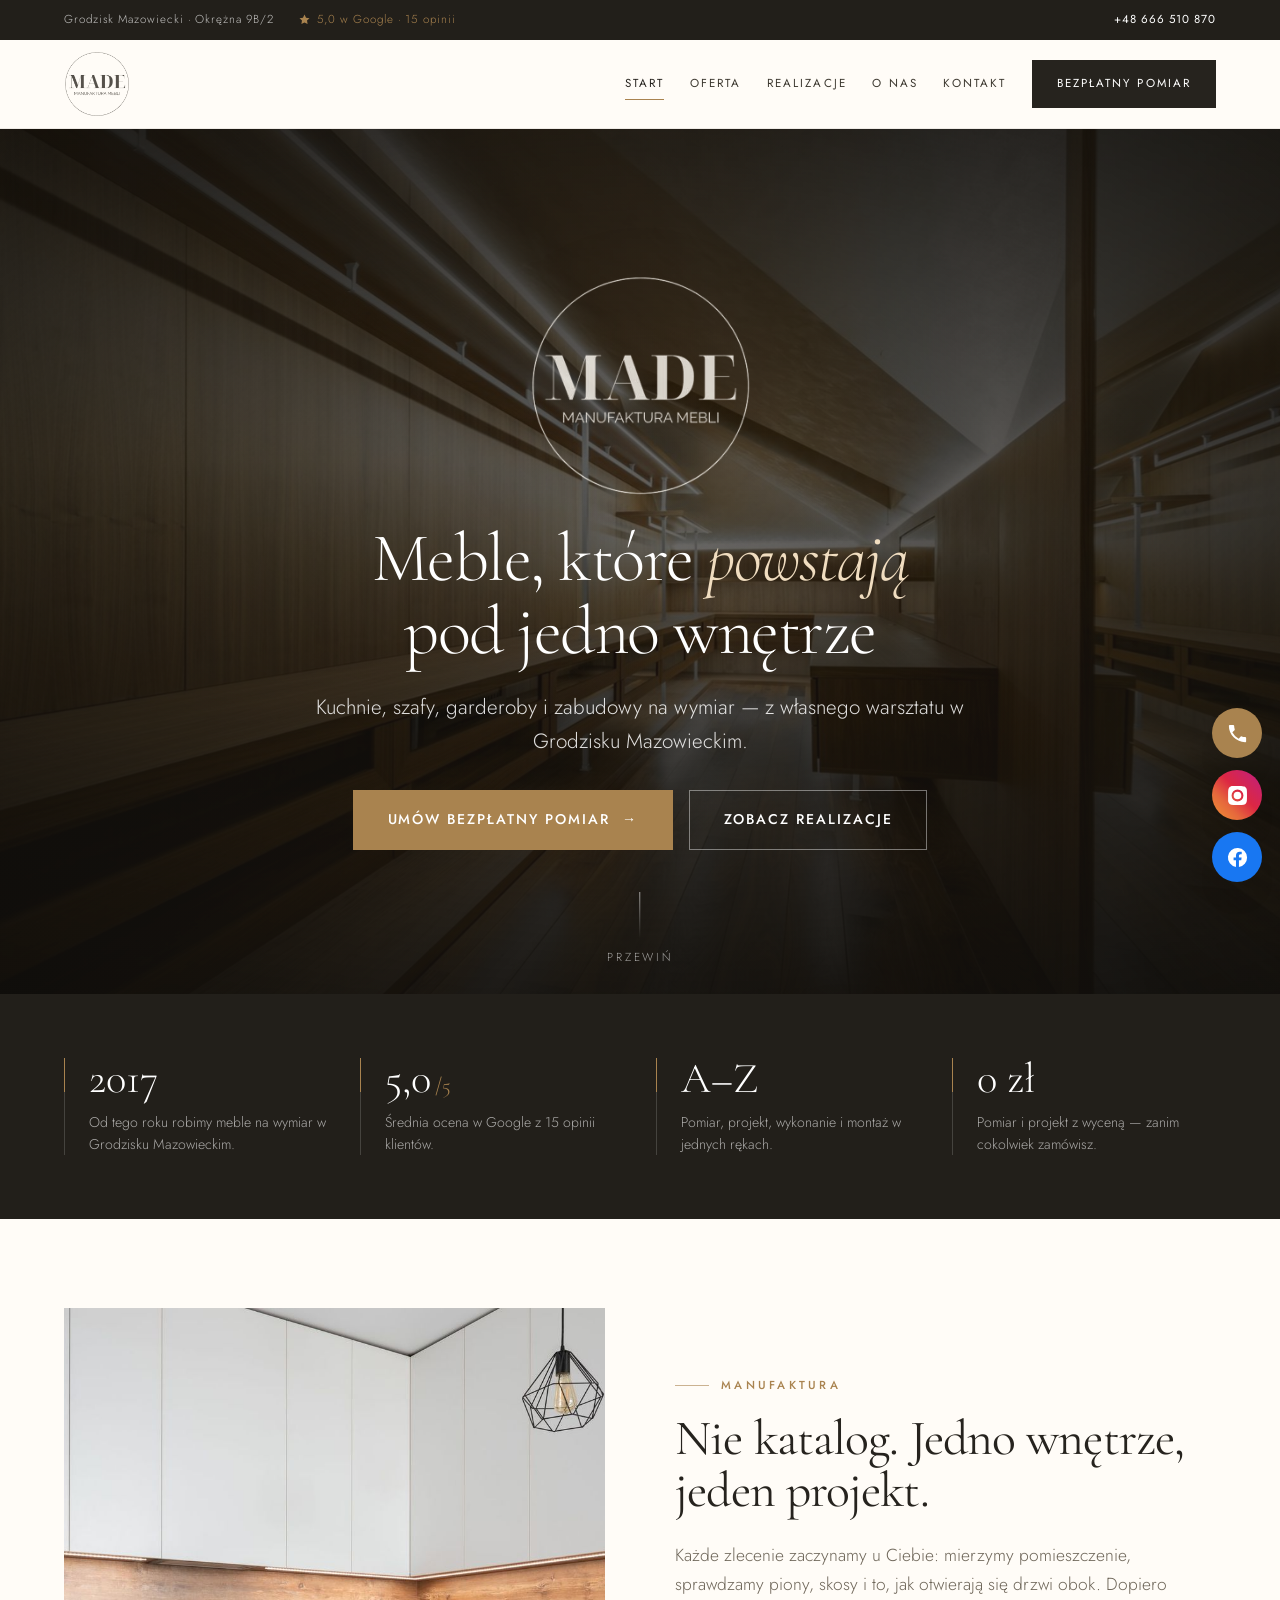
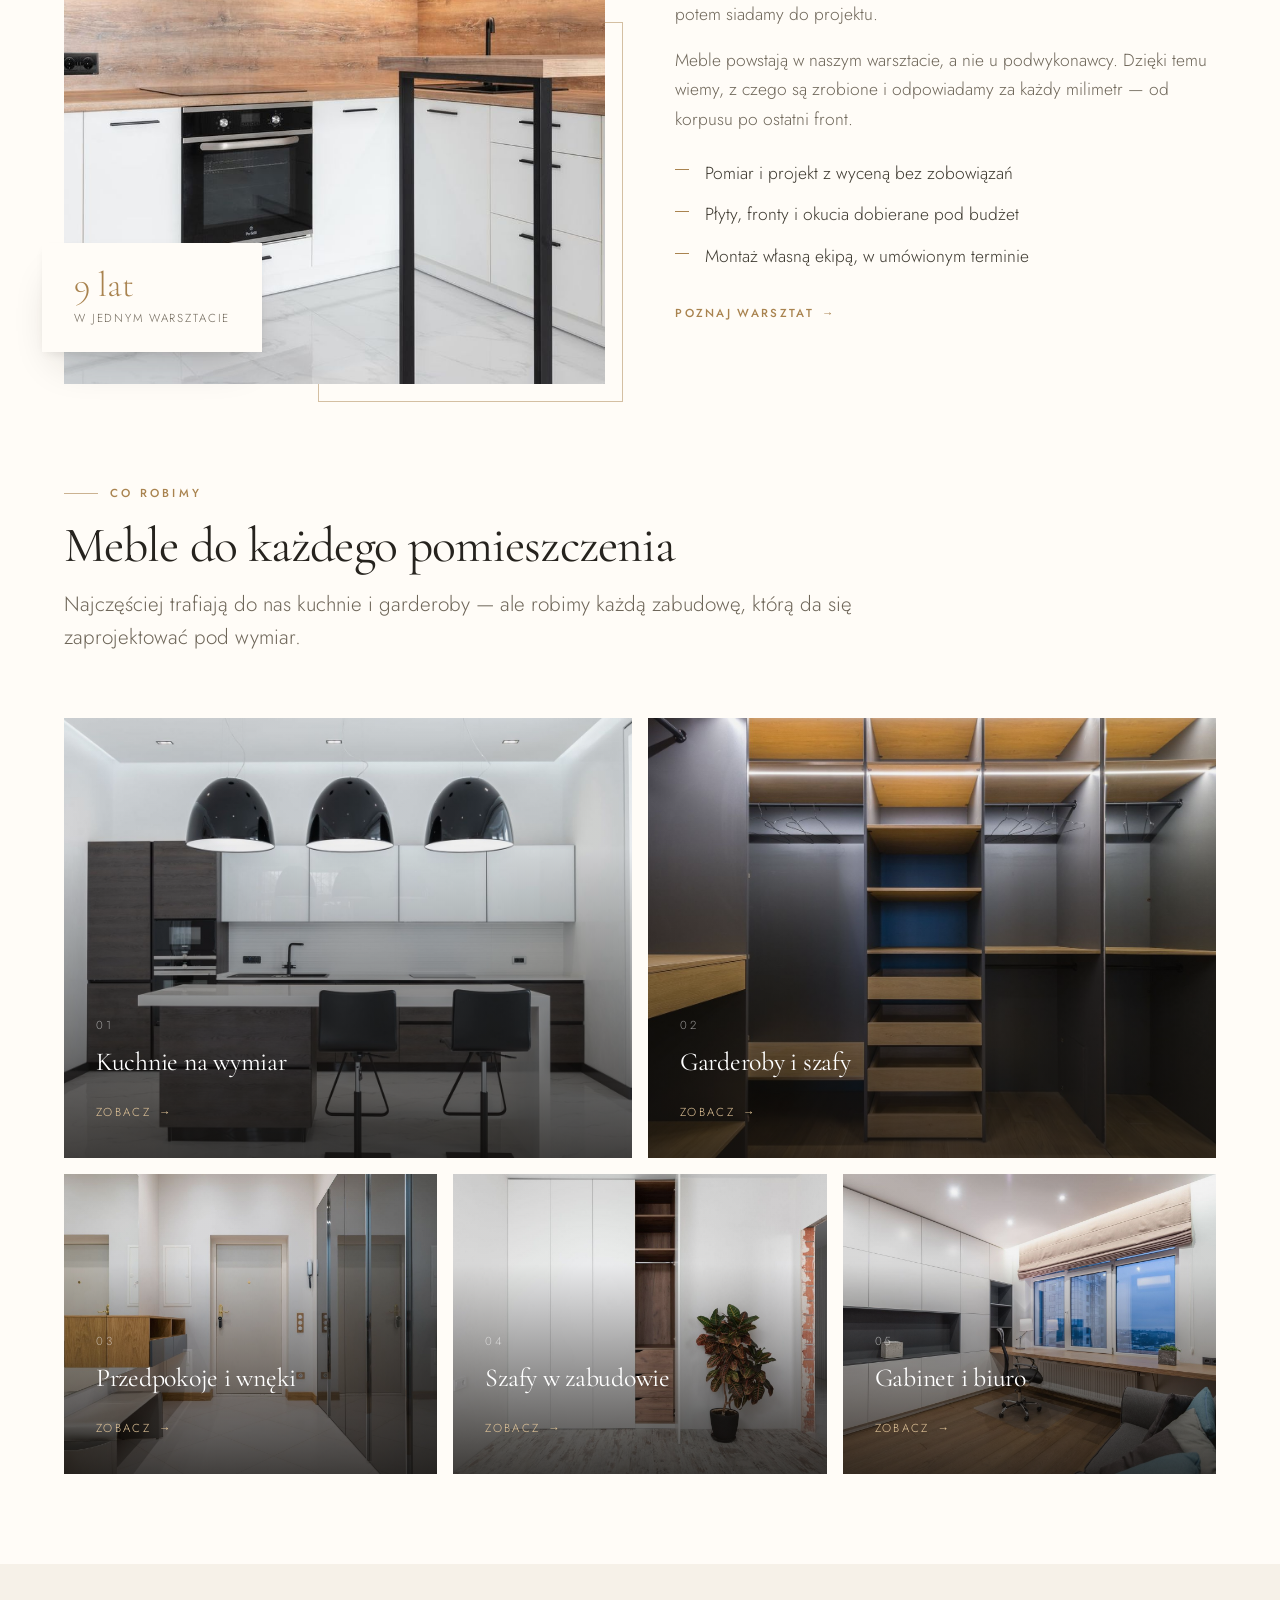
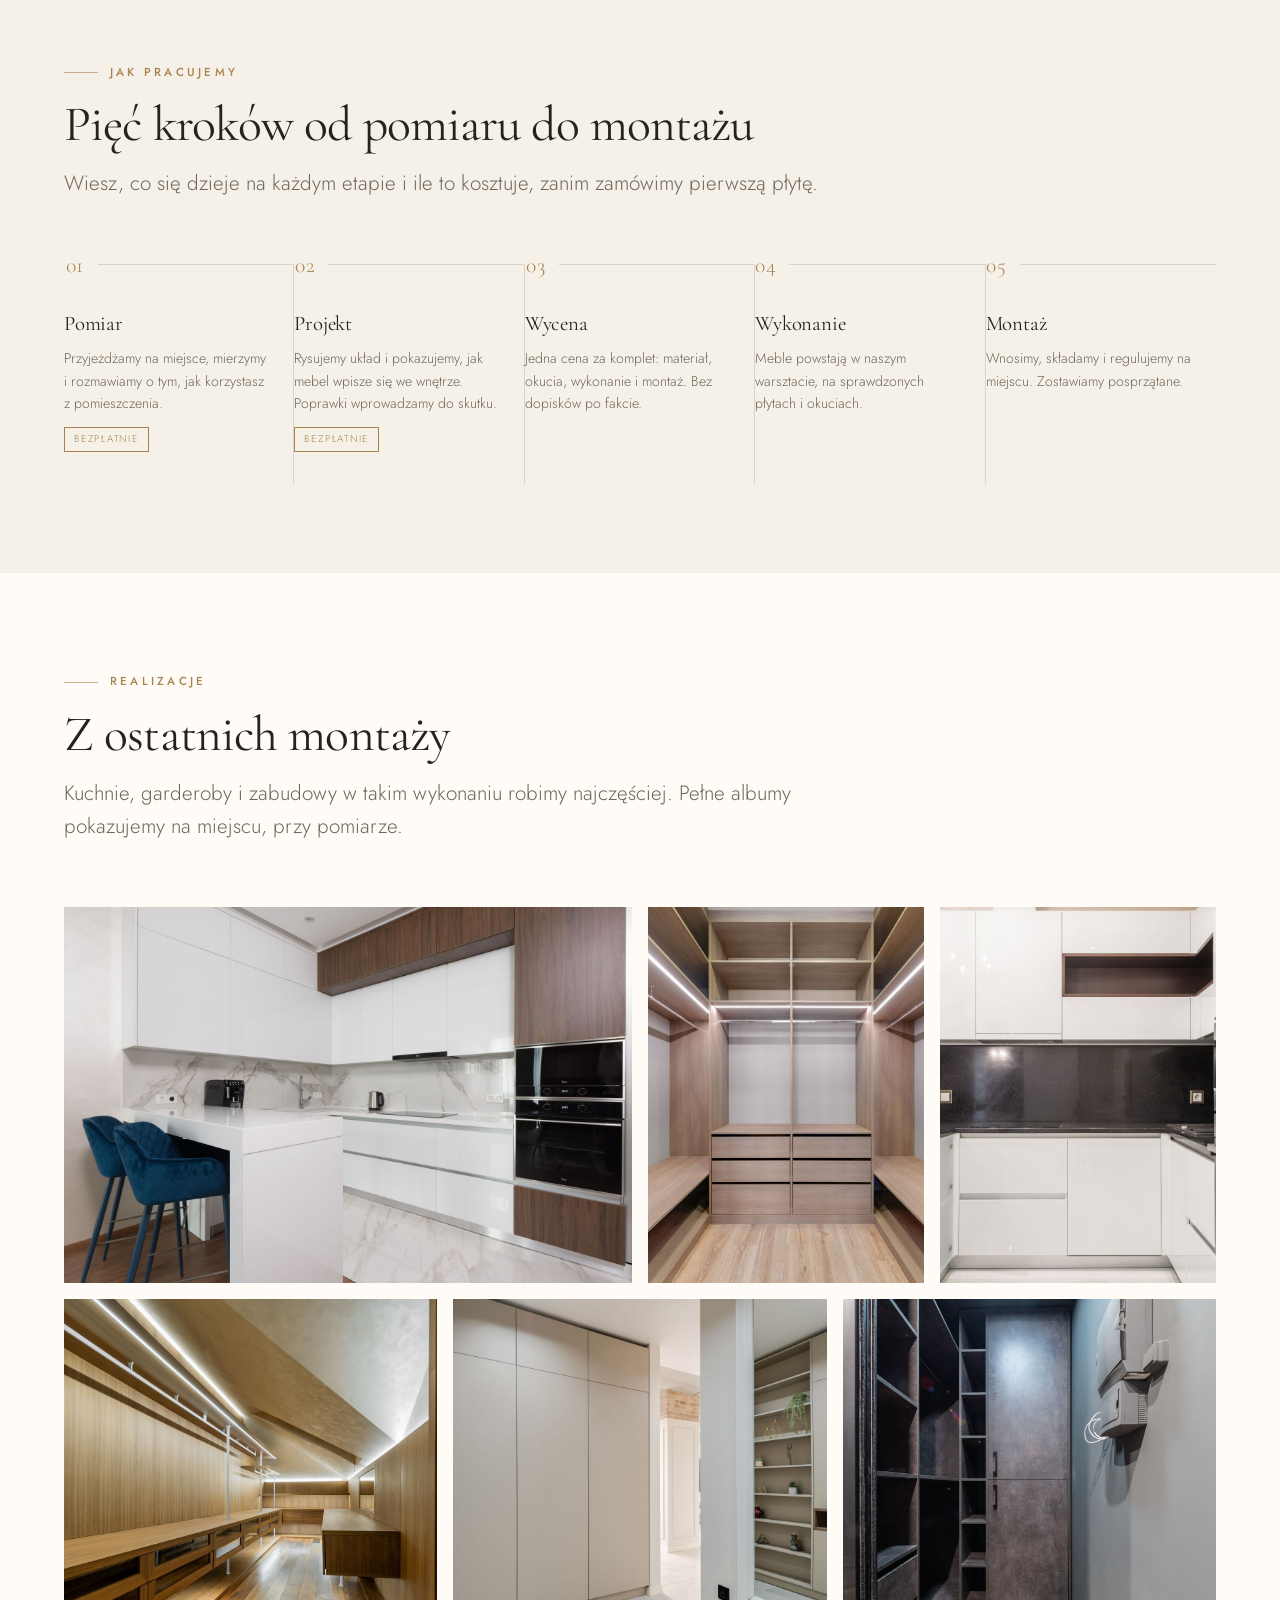
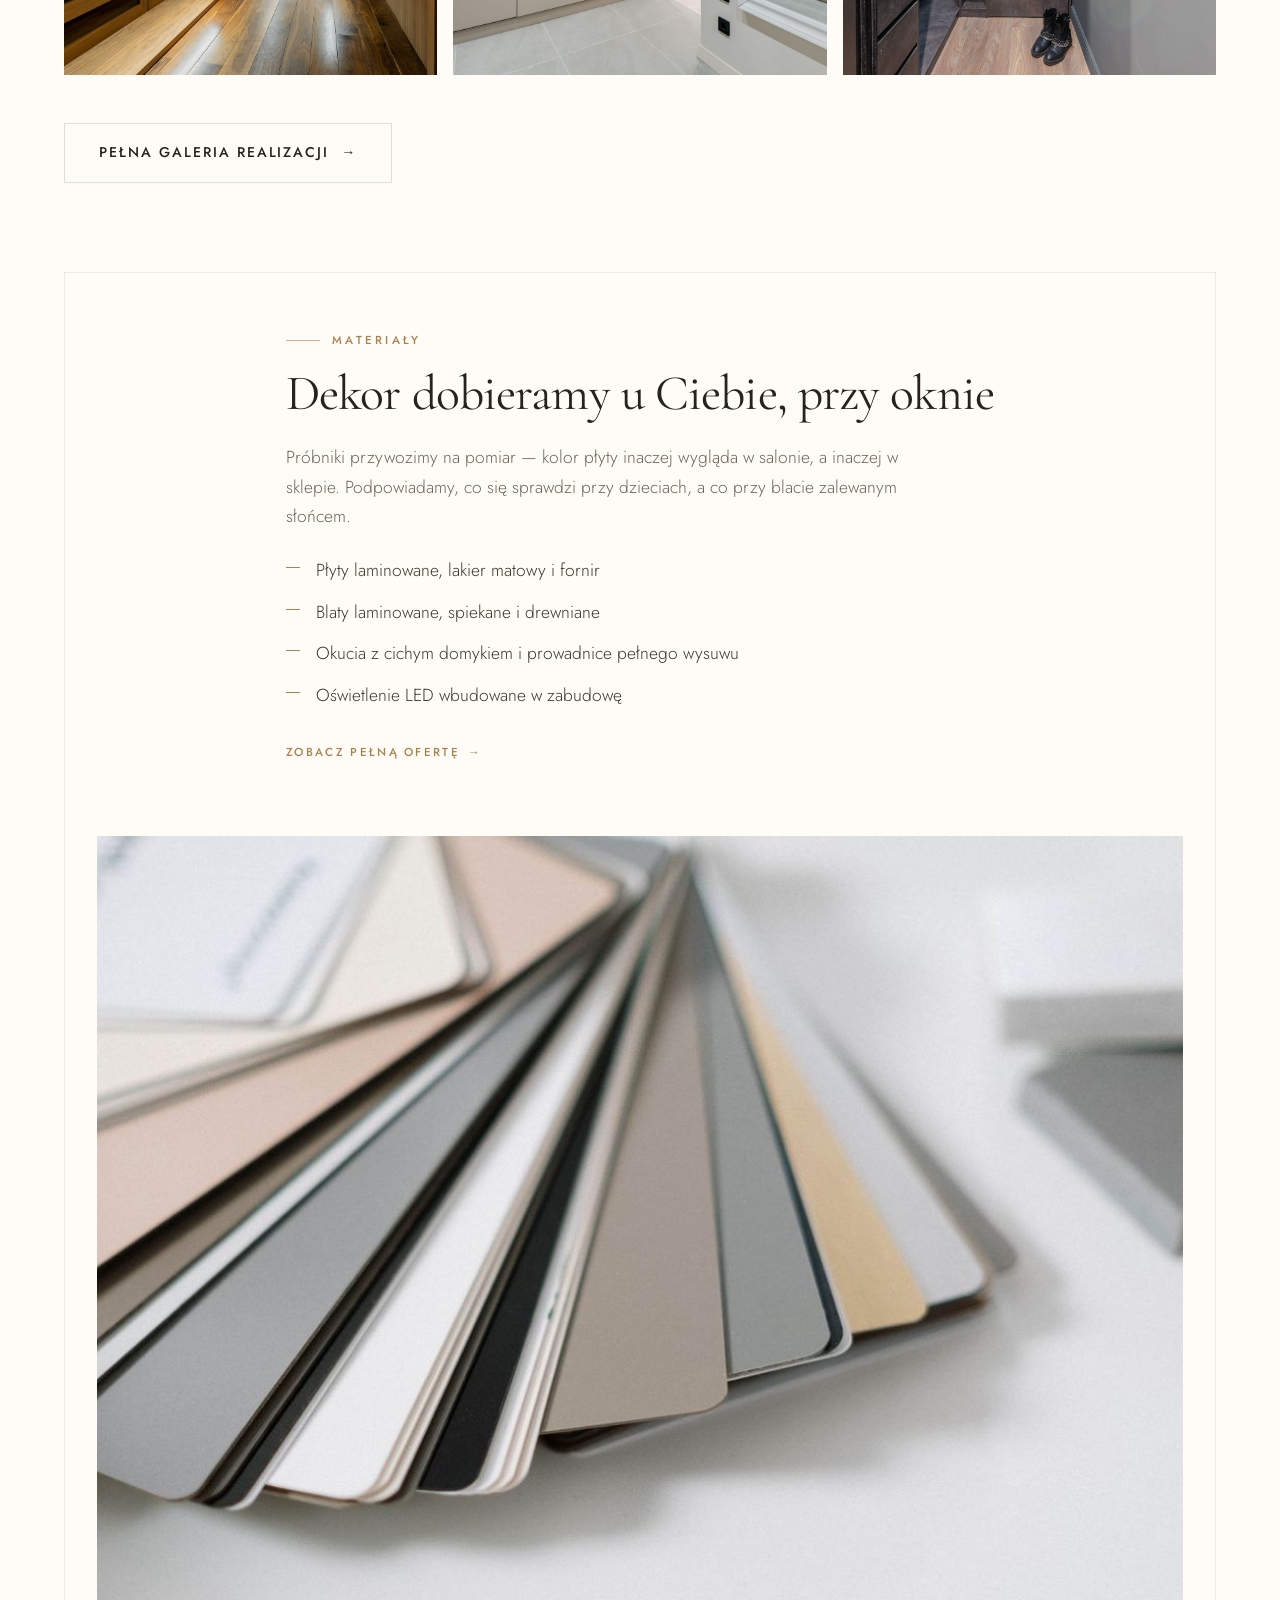
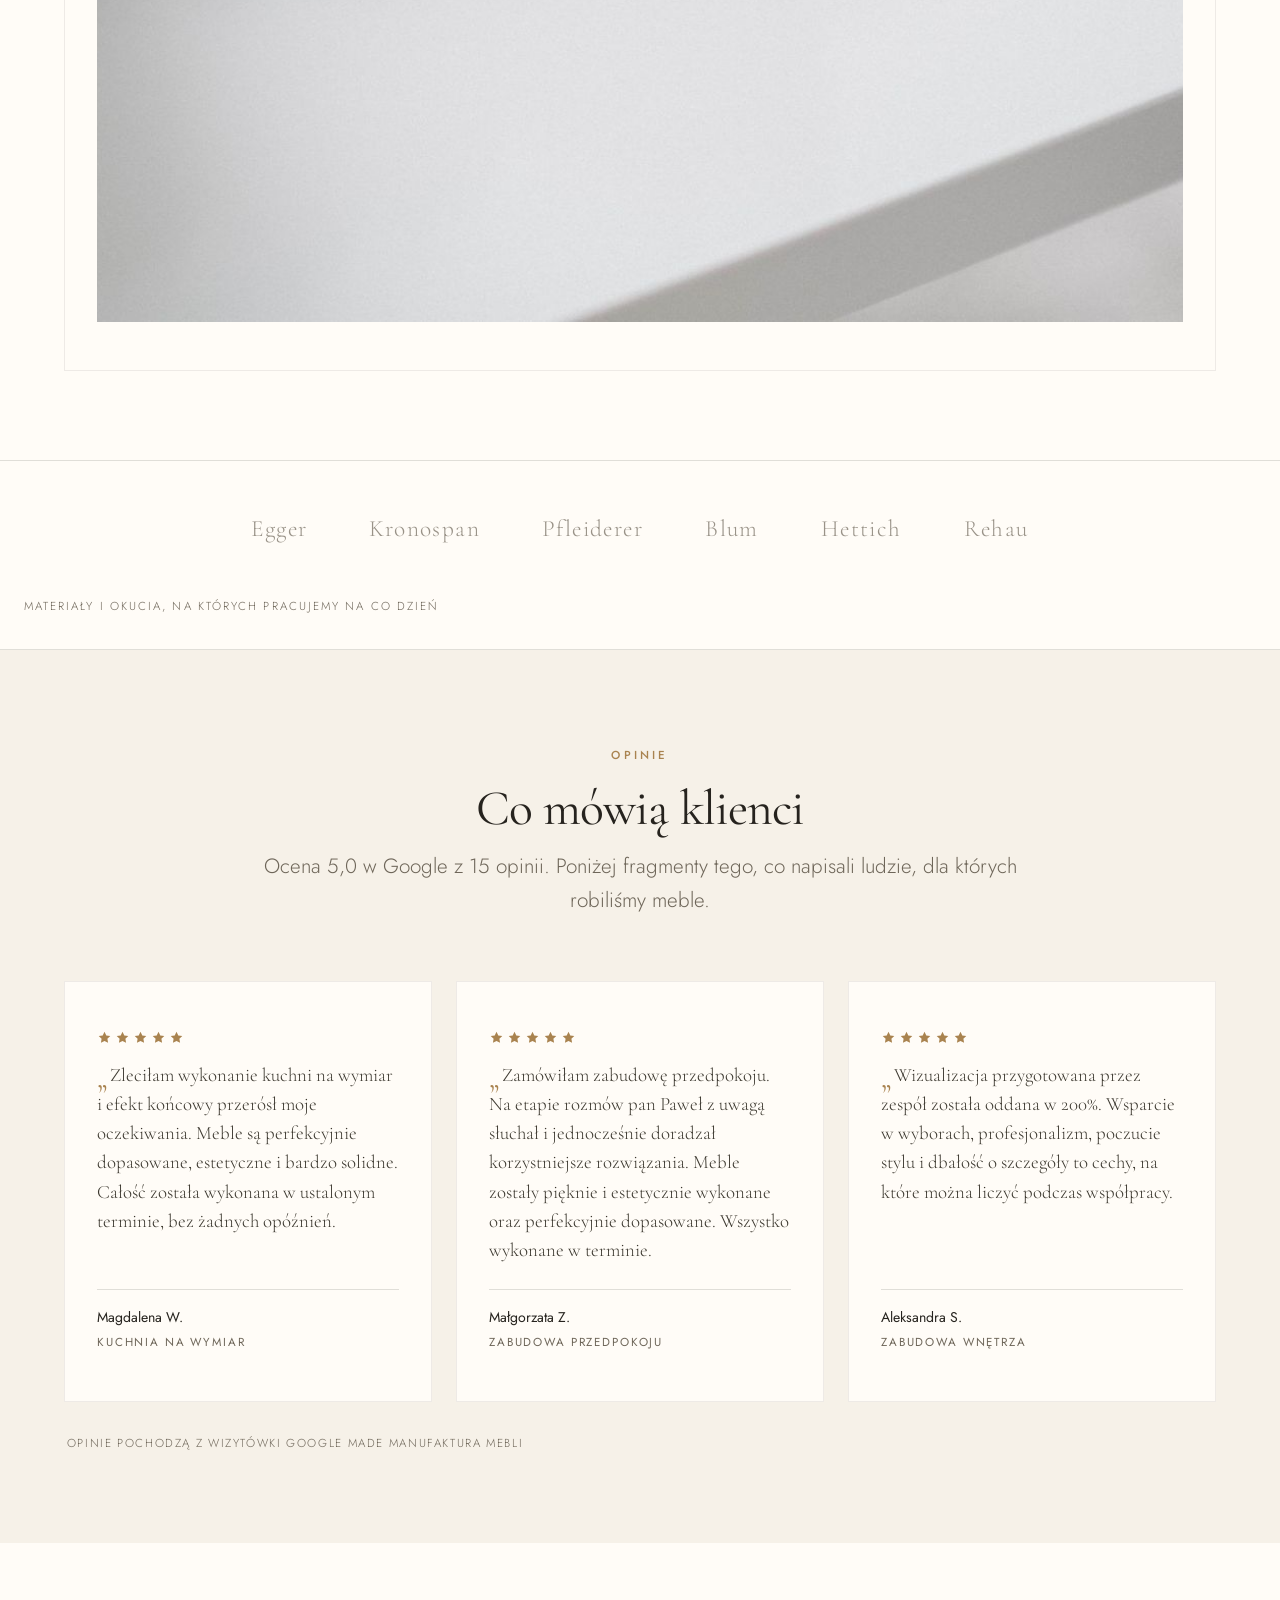
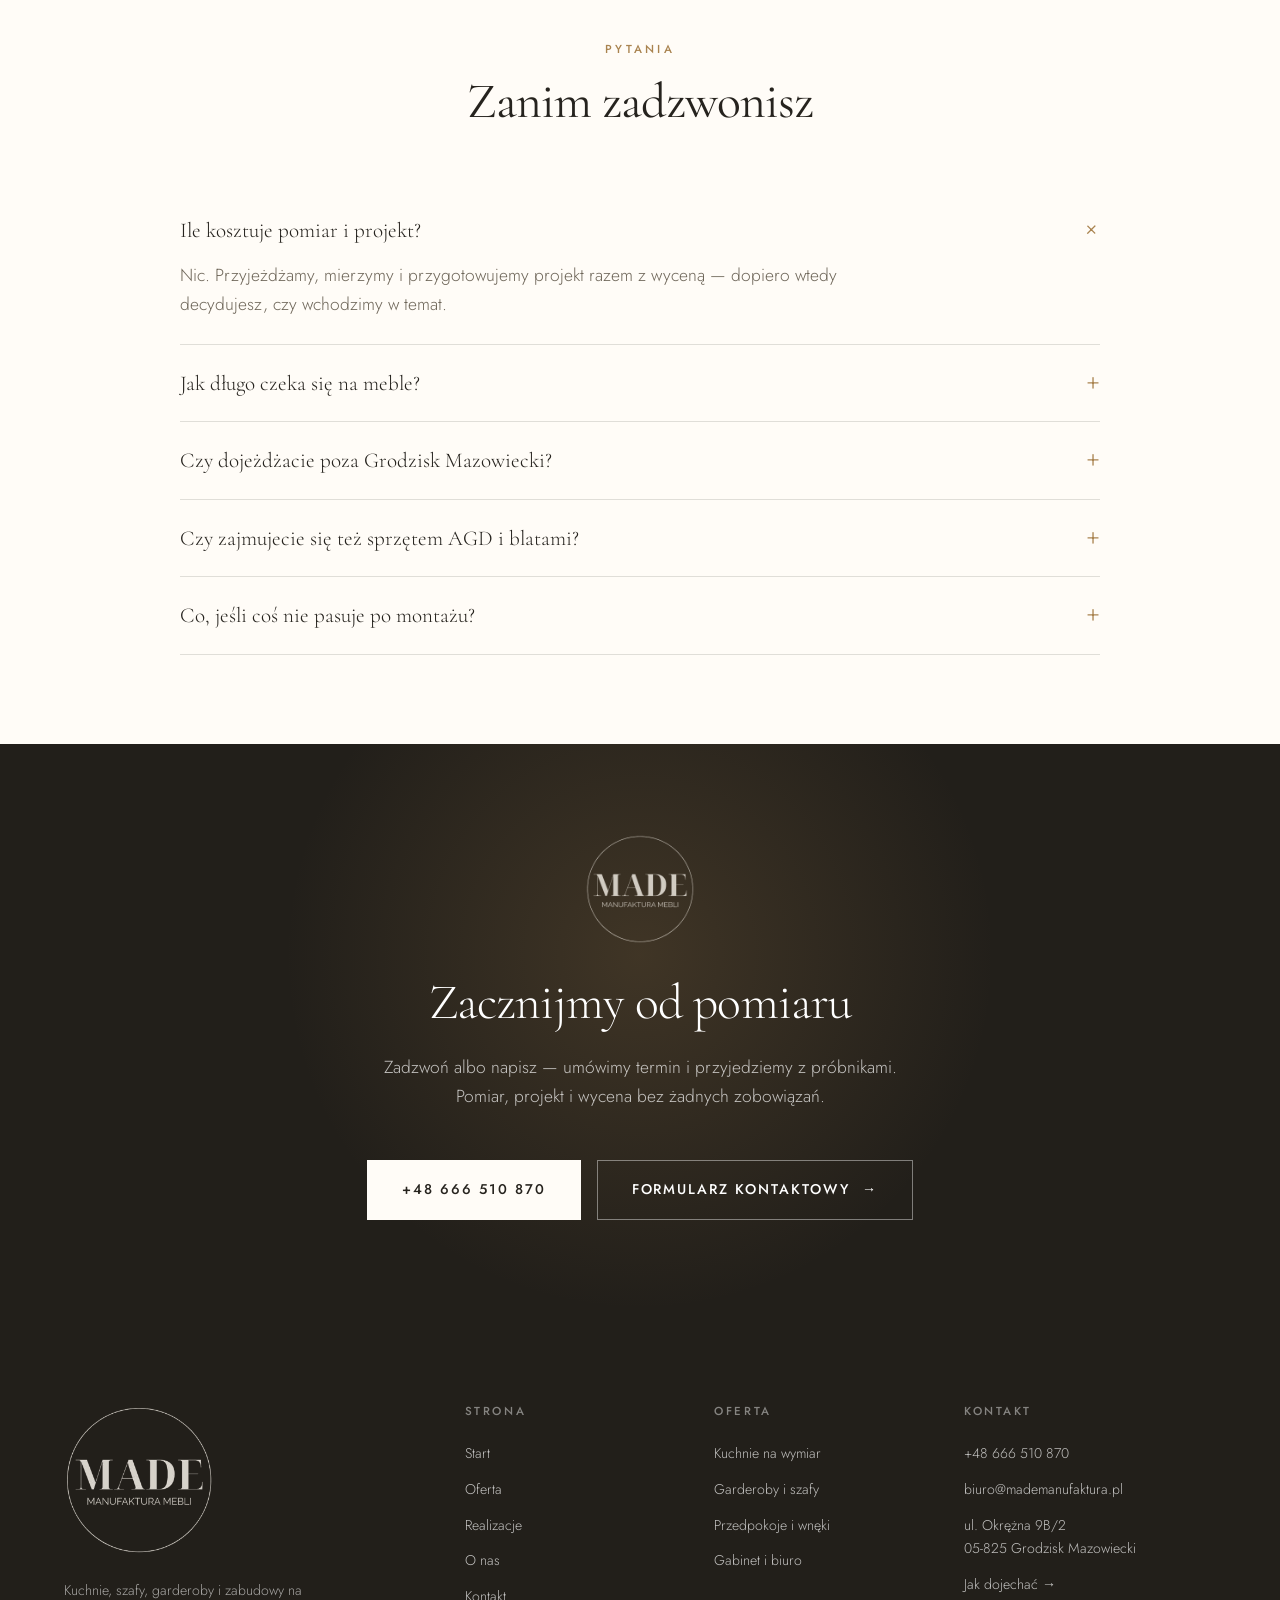
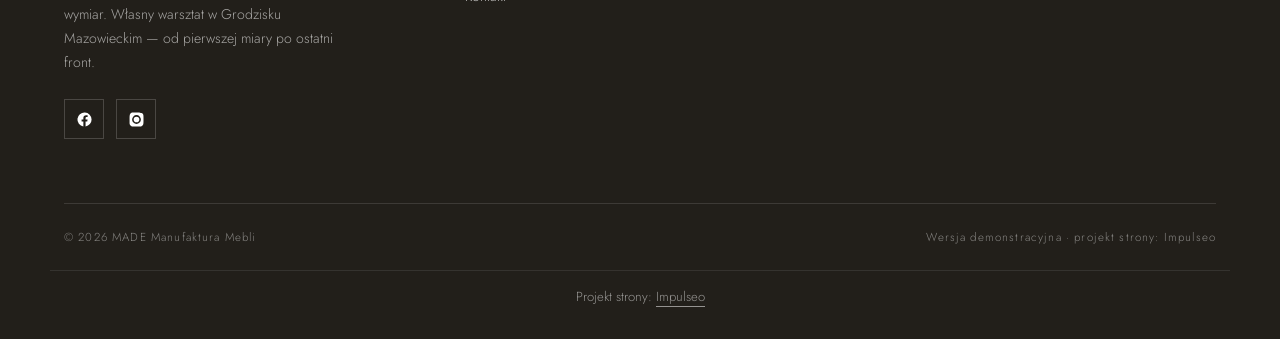
<file: index.html>
<!DOCTYPE html>
<html lang="pl">
<head>
<meta charset="UTF-8">
<meta name="viewport" content="width=device-width, initial-scale=1.0">
<title>MADE Manufaktura Mebli — meble na wymiar, Grodzisk Mazowiecki</title>
<meta name="description" content="MADE Manufaktura Mebli — kuchnie, szafy, garderoby i zabudowy na wymiar z Grodziska Mazowieckiego. Pomiar, projekt, wykonanie i montaż w jednym warsztacie. Ocena 5,0 w Google.">
<link rel="icon" href="img/favicon-32.png" sizes="32x32">
<link rel="apple-touch-icon" href="img/apple-touch-icon.png">
<meta property="og:title" content="MADE Manufaktura Mebli — meble na wymiar, Grodzisk Mazowiecki">
<meta property="og:description" content="Kuchnie, szafy, garderoby i zabudowy na wymiar. Pomiar, projekt, wykonanie i montaż w jednym warsztacie.">
<meta property="og:image" content="img/logo-mark.png">
<meta property="og:type" content="website">
<link rel="preconnect" href="https://fonts.googleapis.com">
<link rel="preconnect" href="https://fonts.gstatic.com" crossorigin>
<link href="https://fonts.googleapis.com/css2?family=Cormorant+Garamond:ital,wght@0,300;0,400;0,500;0,600;1,300;1,400&family=Jost:wght@300;400;500&display=swap" rel="stylesheet">
<link rel="stylesheet" href="assets/styles.css?v=2">
</head>
<body>

<!-- PASEK GÓRNY -->
<div class="topbar">
  <div class="wrap">
    <div class="tb-left">
      <span class="tb-hide">Grodzisk Mazowiecki · Okrężna 9B/2</span>
      <span class="tb-rate"><svg viewBox="0 0 24 24" fill="currentColor" aria-hidden="true"><path d="M12 2.8l2.85 5.8 6.4.93-4.63 4.5 1.1 6.37L12 17.4l-5.72 3 1.1-6.37-4.63-4.5 6.4-.93L12 2.8Z"/></svg> 5,0 w Google · 15 opinii</span>
    </div>
    <div><a href="tel:+48666510870"><b>+48 666 510 870</b></a></div>
  </div>
</div>

<!-- NAWIGACJA -->
<header class="nav">
  <div class="wrap nav-inner">
    <a class="brand" href="index.html" aria-label="MADE Manufaktura Mebli — strona główna">
      <img src="img/logo-dark.png" alt="MADE Manufaktura Mebli">
    </a>
    <nav class="nav-links">
      <a href="index.html" class="active">Start</a>
      <a href="oferta.html">Oferta</a>
      <a href="realizacje.html">Realizacje</a>
      <a href="o-nas.html">O nas</a>
      <a href="kontakt.html">Kontakt</a>
      <a href="kontakt.html" class="btn btn-primary btn-sm">Bezpłatny pomiar</a>
    </nav>
    <button class="nav-toggle" aria-label="Menu"><span></span><span></span><span></span></button>
  </div>
</header>

<!-- HERO -->
<section class="hero">
  <div class="hero-bg"><img src="img/g11.jpg" alt="Garderoba na wymiar w ciepłym drewnie z podświetleniem" fetchpriority="high"></div>
  <div class="wrap">
    <img class="hero-logo" src="img/logo-light.png" alt="MADE Manufaktura Mebli">
    <h1>Meble, które <em>powstają</em> pod jedno wnętrze</h1>
    <p class="lead">Kuchnie, szafy, garderoby i zabudowy na wymiar — z własnego warsztatu w Grodzisku Mazowieckim.</p>
    <div class="hero-actions">
      <a href="kontakt.html" class="btn btn-brass">Umów bezpłatny pomiar <span class="arr">→</span></a>
      <a href="realizacje.html" class="btn btn-outline-light">Zobacz realizacje</a>
    </div>
  </div>
  <div class="hero-scroll"><i></i>Przewiń</div>
</section>

<!-- LICZBY -->
<section class="stats" style="padding-block:0">
  <div class="wrap">
    <div class="stat reveal"><div class="k">2017</div><div class="v">Od tego roku robimy meble na wymiar w Grodzisku Mazowieckim.</div></div>
    <div class="stat reveal d1"><div class="k">5,0<small>/5</small></div><div class="v">Średnia ocena w Google z 15 opinii klientów.</div></div>
    <div class="stat reveal d2"><div class="k">A–Z</div><div class="v">Pomiar, projekt, wykonanie i montaż w jednych rękach.</div></div>
    <div class="stat reveal d3"><div class="k">0 zł</div><div class="v">Pomiar i projekt z wyceną — zanim cokolwiek zamówisz.</div></div>
  </div>
</section>

<!-- MANUFAKTURA -->
<section>
  <div class="wrap split">
    <div class="split-art reveal">
      <div class="ph"><img src="img/g1.jpg" alt="Kuchnia na wymiar z drewnianym blatem" loading="lazy"></div>
      <div class="badge"><div class="n">9 lat</div><div class="t">w jednym warsztacie</div></div>
    </div>
    <div class="split-copy reveal d1">
      <span class="eyebrow">Manufaktura</span>
      <h2>Nie katalog. Jedno wnętrze, jeden projekt.</h2>
      <p class="muted">Każde zlecenie zaczynamy u Ciebie: mierzymy pomieszczenie, sprawdzamy piony, skosy i to, jak otwierają się drzwi obok. Dopiero potem siadamy do projektu.</p>
      <p class="muted">Meble powstają w naszym warsztacie, a nie u podwykonawcy. Dzięki temu wiemy, z czego są zrobione i odpowiadamy za każdy milimetr — od korpusu po ostatni front.</p>
      <ul class="ticks">
        <li>Pomiar i projekt z wyceną bez zobowiązań</li>
        <li>Płyty, fronty i okucia dobierane pod budżet</li>
        <li>Montaż własną ekipą, w umówionym terminie</li>
      </ul>
      <a href="o-nas.html" class="link-more">Poznaj warsztat <span class="arr">→</span></a>
    </div>
  </div>
</section>

<!-- KATEGORIE -->
<section style="padding-top:0">
  <div class="wrap">
    <div class="head reveal">
      <span class="eyebrow">Co robimy</span>
      <h2>Meble do każdego pomieszczenia</h2>
      <p>Najczęściej trafiają do nas kuchnie i garderoby — ale robimy każdą zabudowę, którą da się zaprojektować pod wymiar.</p>
    </div>
    <div class="cats">
      <a class="cat big reveal" href="oferta.html#kuchnie">
        <img src="img/g2.jpg" alt="Kuchnia na wymiar z wyspą" loading="lazy">
        <div class="cat-in">
          <div class="cat-n">01</div>
          <h3>Kuchnie na wymiar</h3>
          <p>Układ pod Twój tryb gotowania, fronty lakierowane lub w okleinie, sprzęt w zabudowie i blat dobrany do codziennego użytku.</p>
          <span class="cat-more">Zobacz <span class="arr">→</span></span>
        </div>
      </a>
      <a class="cat big reveal d1" href="oferta.html#garderoby">
        <img src="img/g4.jpg" alt="Garderoba na wymiar z otwartą zabudową" loading="lazy">
        <div class="cat-in">
          <div class="cat-n">02</div>
          <h3>Garderoby i szafy</h3>
          <p>Zabudowa od podłogi po sufit: drążki, półki, szuflady i oświetlenie rozplanowane pod to, co naprawdę w nich trzymasz.</p>
          <span class="cat-more">Zobacz <span class="arr">→</span></span>
        </div>
      </a>
      <a class="cat small reveal" href="oferta.html#zabudowy">
        <img src="img/g12.jpg" alt="Zabudowa przedpokoju na wymiar" loading="lazy">
        <div class="cat-in">
          <div class="cat-n">03</div>
          <h3>Przedpokoje i wnęki</h3>
          <p>Skosy, wnęki i wąskie korytarze — miejsca, w których meble z sklepu nigdy nie pasują.</p>
          <span class="cat-more">Zobacz <span class="arr">→</span></span>
        </div>
      </a>
      <a class="cat small reveal d1" href="oferta.html#szafy">
        <img src="img/g8.jpg" alt="Szafa w zabudowie" loading="lazy">
        <div class="cat-in">
          <div class="cat-n">04</div>
          <h3>Szafy w zabudowie</h3>
          <p>Fronty przesuwne lub uchylne, cicho domykane, dopasowane do ściany co do milimetra.</p>
          <span class="cat-more">Zobacz <span class="arr">→</span></span>
        </div>
      </a>
      <a class="cat small reveal d2" href="oferta.html#biuro">
        <img src="img/g9.jpg" alt="Zabudowa gabinetu z biurkiem na wymiar" loading="lazy">
        <div class="cat-in">
          <div class="cat-n">05</div>
          <h3>Gabinet i biuro</h3>
          <p>Biurka, zabudowy pod dokumenty i miejsce do pracy wpasowane w domowy salon lub firmę.</p>
          <span class="cat-more">Zobacz <span class="arr">→</span></span>
        </div>
      </a>
    </div>
  </div>
</section>

<!-- PROCES -->
<section class="process">
  <div class="wrap">
    <div class="head reveal">
      <span class="eyebrow">Jak pracujemy</span>
      <h2>Pięć kroków od pomiaru do montażu</h2>
      <p>Wiesz, co się dzieje na każdym etapie i ile to kosztuje, zanim zamówimy pierwszą płytę.</p>
    </div>
    <div class="steps">
      <div class="step reveal"><span class="n">01</span><h3>Pomiar</h3><p>Przyjeżdżamy na miejsce, mierzymy i rozmawiamy o tym, jak korzystasz z pomieszczenia.</p><span class="free">bezpłatnie</span></div>
      <div class="step reveal d1"><span class="n">02</span><h3>Projekt</h3><p>Rysujemy układ i pokazujemy, jak mebel wpisze się we wnętrze. Poprawki wprowadzamy do skutku.</p><span class="free">bezpłatnie</span></div>
      <div class="step reveal d2"><span class="n">03</span><h3>Wycena</h3><p>Jedna cena za komplet: materiał, okucia, wykonanie i montaż. Bez dopisków po fakcie.</p></div>
      <div class="step reveal d3"><span class="n">04</span><h3>Wykonanie</h3><p>Meble powstają w naszym warsztacie, na sprawdzonych płytach i okuciach.</p></div>
      <div class="step reveal d3"><span class="n">05</span><h3>Montaż</h3><p>Wnosimy, składamy i regulujemy na miejscu. Zostawiamy posprzątane.</p></div>
    </div>
  </div>
</section>

<!-- REALIZACJE -->
<section>
  <div class="wrap">
    <div class="head reveal">
      <span class="eyebrow">Realizacje</span>
      <h2>Z ostatnich montaży</h2>
      <p>Kuchnie, garderoby i zabudowy w takim wykonaniu robimy najczęściej. Pełne albumy pokazujemy na miejscu, przy pomiarze.</p>
    </div>
    <div class="gal">
      <div class="gitem g-6 reveal"><img src="img/g3.jpg" alt="Kuchnia z barkiem" loading="lazy"><div class="cap"><b>Kuchnia z barkiem</b><span>Grodzisk Mazowiecki</span></div></div>
      <div class="gitem g-3 reveal d1"><img src="img/g5.jpg" alt="Garderoba w jasnym drewnie" loading="lazy"><div class="cap"><b>Garderoba</b><span>Jasne drewno</span></div></div>
      <div class="gitem g-3 reveal d2"><img src="img/g13.jpg" alt="Kuchnia z ciemnym blatem" loading="lazy"><div class="cap"><b>Kuchnia w bieli</b><span>Blat spiekany</span></div></div>
      <div class="gitem g-4 reveal"><img src="img/g11.jpg" alt="Garderoba z podświetleniem" loading="lazy"><div class="cap"><b>Garderoba z podświetleniem</b><span>Zabudowa skosu</span></div></div>
      <div class="gitem g-4 reveal d1"><img src="img/g6.jpg" alt="Zabudowa przedpokoju" loading="lazy"><div class="cap"><b>Zabudowa przedpokoju</b><span>Fronty bezuchwytowe</span></div></div>
      <div class="gitem g-4 reveal d2"><img src="img/g10.jpg" alt="Szafa z frontami w ciemnym dekorze" loading="lazy"><div class="cap"><b>Szafa wnękowa</b><span>Ciemny dekor</span></div></div>
    </div>
    <div style="margin-top:var(--s7)" class="reveal"><a href="realizacje.html" class="btn btn-ghost">Pełna galeria realizacji <span class="arr">→</span></a></div>
  </div>
</section>

<!-- MATERIAŁY -->
<section style="padding-top:0">
  <div class="wrap split rev">
    <div class="split-art reveal">
      <div class="ph" style="aspect-ratio:1/1"><img src="img/about.jpg" alt="Próbniki dekorów i frontów meblowych" loading="lazy"></div>
    </div>
    <div class="split-copy reveal d1">
      <span class="eyebrow">Materiały</span>
      <h2>Dekor dobieramy u Ciebie, przy oknie</h2>
      <p class="muted">Próbniki przywozimy na pomiar — kolor płyty inaczej wygląda w salonie, a inaczej w sklepie. Podpowiadamy, co się sprawdzi przy dzieciach, a co przy blacie zalewanym słońcem.</p>
      <ul class="ticks">
        <li>Płyty laminowane, lakier matowy i fornir</li>
        <li>Blaty laminowane, spiekane i drewniane</li>
        <li>Okucia z cichym domykiem i prowadnice pełnego wysuwu</li>
        <li>Oświetlenie LED wbudowane w zabudowę</li>
      </ul>
      <a href="oferta.html" class="link-more">Zobacz pełną ofertę <span class="arr">→</span></a>
    </div>
  </div>
</section>

<!-- MARKI -->
<section class="brands" style="padding-block:0">
  <div class="wrap">
    <span class="b">Egger</span>
    <span class="b">Kronospan</span>
    <span class="b">Pfleiderer</span>
    <span class="b">Blum</span>
    <span class="b">Hettich</span>
    <span class="b">Rehau</span>
  </div>
  <p class="brands-note">Materiały i okucia, na których pracujemy na co dzień</p>
</section>

<!-- OPINIE -->
<section class="reviews">
  <div class="wrap">
    <div class="head center reveal">
      <span class="eyebrow no-rule">Opinie</span>
      <h2>Co mówią klienci</h2>
      <p>Ocena 5,0 w Google z 15 opinii. Poniżej fragmenty tego, co napisali ludzie, dla których robiliśmy meble.</p>
    </div>
    <div class="rev-grid">
      <figure class="rev reveal">
        <div class="stars"><svg viewBox="0 0 24 24" fill="currentColor"><path d="M12 2.8l2.85 5.8 6.4.93-4.63 4.5 1.1 6.37L12 17.4l-5.72 3 1.1-6.37-4.63-4.5 6.4-.93L12 2.8Z"/></svg><svg viewBox="0 0 24 24" fill="currentColor"><path d="M12 2.8l2.85 5.8 6.4.93-4.63 4.5 1.1 6.37L12 17.4l-5.72 3 1.1-6.37-4.63-4.5 6.4-.93L12 2.8Z"/></svg><svg viewBox="0 0 24 24" fill="currentColor"><path d="M12 2.8l2.85 5.8 6.4.93-4.63 4.5 1.1 6.37L12 17.4l-5.72 3 1.1-6.37-4.63-4.5 6.4-.93L12 2.8Z"/></svg><svg viewBox="0 0 24 24" fill="currentColor"><path d="M12 2.8l2.85 5.8 6.4.93-4.63 4.5 1.1 6.37L12 17.4l-5.72 3 1.1-6.37-4.63-4.5 6.4-.93L12 2.8Z"/></svg><svg viewBox="0 0 24 24" fill="currentColor"><path d="M12 2.8l2.85 5.8 6.4.93-4.63 4.5 1.1 6.37L12 17.4l-5.72 3 1.1-6.37-4.63-4.5 6.4-.93L12 2.8Z"/></svg></div>
        <blockquote>Zleciłam wykonanie kuchni na wymiar i efekt końcowy przerósł moje oczekiwania. Meble są perfekcyjnie dopasowane, estetyczne i bardzo solidne. Całość została wykonana w ustalonym terminie, bez żadnych opóźnień.</blockquote>
        <figcaption class="who">Magdalena W.<span>Kuchnia na wymiar</span></figcaption>
      </figure>
      <figure class="rev reveal d1">
        <div class="stars"><svg viewBox="0 0 24 24" fill="currentColor"><path d="M12 2.8l2.85 5.8 6.4.93-4.63 4.5 1.1 6.37L12 17.4l-5.72 3 1.1-6.37-4.63-4.5 6.4-.93L12 2.8Z"/></svg><svg viewBox="0 0 24 24" fill="currentColor"><path d="M12 2.8l2.85 5.8 6.4.93-4.63 4.5 1.1 6.37L12 17.4l-5.72 3 1.1-6.37-4.63-4.5 6.4-.93L12 2.8Z"/></svg><svg viewBox="0 0 24 24" fill="currentColor"><path d="M12 2.8l2.85 5.8 6.4.93-4.63 4.5 1.1 6.37L12 17.4l-5.72 3 1.1-6.37-4.63-4.5 6.4-.93L12 2.8Z"/></svg><svg viewBox="0 0 24 24" fill="currentColor"><path d="M12 2.8l2.85 5.8 6.4.93-4.63 4.5 1.1 6.37L12 17.4l-5.72 3 1.1-6.37-4.63-4.5 6.4-.93L12 2.8Z"/></svg><svg viewBox="0 0 24 24" fill="currentColor"><path d="M12 2.8l2.85 5.8 6.4.93-4.63 4.5 1.1 6.37L12 17.4l-5.72 3 1.1-6.37-4.63-4.5 6.4-.93L12 2.8Z"/></svg></div>
        <blockquote>Zamówiłam zabudowę przedpokoju. Na etapie rozmów pan Paweł z uwagą słuchał i jednocześnie doradzał korzystniejsze rozwiązania. Meble zostały pięknie i estetycznie wykonane oraz perfekcyjnie dopasowane. Wszystko wykonane w terminie.</blockquote>
        <figcaption class="who">Małgorzata Z.<span>Zabudowa przedpokoju</span></figcaption>
      </figure>
      <figure class="rev reveal d2">
        <div class="stars"><svg viewBox="0 0 24 24" fill="currentColor"><path d="M12 2.8l2.85 5.8 6.4.93-4.63 4.5 1.1 6.37L12 17.4l-5.72 3 1.1-6.37-4.63-4.5 6.4-.93L12 2.8Z"/></svg><svg viewBox="0 0 24 24" fill="currentColor"><path d="M12 2.8l2.85 5.8 6.4.93-4.63 4.5 1.1 6.37L12 17.4l-5.72 3 1.1-6.37-4.63-4.5 6.4-.93L12 2.8Z"/></svg><svg viewBox="0 0 24 24" fill="currentColor"><path d="M12 2.8l2.85 5.8 6.4.93-4.63 4.5 1.1 6.37L12 17.4l-5.72 3 1.1-6.37-4.63-4.5 6.4-.93L12 2.8Z"/></svg><svg viewBox="0 0 24 24" fill="currentColor"><path d="M12 2.8l2.85 5.8 6.4.93-4.63 4.5 1.1 6.37L12 17.4l-5.72 3 1.1-6.37-4.63-4.5 6.4-.93L12 2.8Z"/></svg><svg viewBox="0 0 24 24" fill="currentColor"><path d="M12 2.8l2.85 5.8 6.4.93-4.63 4.5 1.1 6.37L12 17.4l-5.72 3 1.1-6.37-4.63-4.5 6.4-.93L12 2.8Z"/></svg></div>
        <blockquote>Wizualizacja przygotowana przez zespół została oddana w 200%. Wsparcie w wyborach, profesjonalizm, poczucie stylu i dbałość o szczegóły to cechy, na które można liczyć podczas współpracy.</blockquote>
        <figcaption class="who">Aleksandra S.<span>Zabudowa wnętrza</span></figcaption>
      </figure>
    </div>
    <p class="rev-src reveal">Opinie pochodzą z wizytówki Google MADE Manufaktura Mebli</p>
  </div>
</section>

<!-- FAQ -->
<section>
  <div class="wrap">
    <div class="head center reveal">
      <span class="eyebrow no-rule">Pytania</span>
      <h2>Zanim zadzwonisz</h2>
    </div>
    <div class="faq reveal">
      <details open>
        <summary>Ile kosztuje pomiar i projekt?</summary>
        <p>Nic. Przyjeżdżamy, mierzymy i przygotowujemy projekt razem z wyceną — dopiero wtedy decydujesz, czy wchodzimy w temat.</p>
      </details>
      <details>
        <summary>Jak długo czeka się na meble?</summary>
        <p>Termin podajemy przy wycenie, bo zależy od zakresu i dostępności frontów. Realny termin dostajesz na piśmie razem z ceną — nie przesuwamy go po fakcie.</p>
      </details>
      <details>
        <summary>Czy dojeżdżacie poza Grodzisk Mazowiecki?</summary>
        <p>Tak. Pracujemy w Grodzisku i okolicy — Milanówek, Podkowa Leśna, Brwinów, Żyrardów, Pruszków oraz zachodnie dzielnice Warszawy.</p>
      </details>
      <details>
        <summary>Czy zajmujecie się też sprzętem AGD i blatami?</summary>
        <p>Tak. Zabudowa sprzętu, blat i oświetlenie to część projektu — możesz kupić wszystko u nas albo dostarczyć własne, wtedy uwzględniamy to w wymiarach.</p>
      </details>
      <details>
        <summary>Co, jeśli coś nie pasuje po montażu?</summary>
        <p>Poprawiamy. Mebel wyjeżdża z warsztatu wtedy, kiedy pasuje co do milimetra — a jeśli coś wymaga regulacji, wracamy i dopinamy temat.</p>
      </details>
    </div>
  </div>
</section>

<!-- CTA -->
<section class="cta">
  <div class="wrap">
    <img class="cta-logo reveal" src="img/logo-light.png" alt="">
    <h2 class="reveal">Zacznijmy od pomiaru</h2>
    <p class="reveal d1">Zadzwoń albo napisz — umówimy termin i przyjedziemy z próbnikami. Pomiar, projekt i wycena bez żadnych zobowiązań.</p>
    <div class="cta-actions reveal d2">
      <a href="tel:+48666510870" class="btn btn-light">+48 666 510 870</a>
      <a href="kontakt.html" class="btn btn-outline-light">Formularz kontaktowy <span class="arr">→</span></a>
    </div>
  </div>
</section>

<!-- STOPKA -->
<footer>
  <div class="wrap">
    <div class="foot-grid">
      <div class="foot-brand">
        <img src="img/logo-light.png" alt="MADE Manufaktura Mebli">
        <p>Kuchnie, szafy, garderoby i zabudowy na wymiar. Własny warsztat w Grodzisku Mazowieckim — od pierwszej miary po ostatni front.</p>
        <div class="foot-social">
          <a href="https://www.facebook.com/MadeManufakturaMebli" target="_blank" rel="noopener" aria-label="Facebook"><svg viewBox="0 0 24 24" fill="currentColor"><path d="M22 12a10 10 0 10-11.6 9.9v-7H7.9V12h2.5V9.8c0-2.5 1.5-3.9 3.8-3.9 1.1 0 2.2.2 2.2.2v2.5h-1.3c-1.2 0-1.6.8-1.6 1.6V12h2.8l-.4 2.9h-2.4v7A10 10 0 0022 12z"/></svg></a>
          <a href="https://www.instagram.com/made.furniture/" target="_blank" rel="noopener" aria-label="Instagram"><svg viewBox="0 0 24 24" fill="currentColor"><path d="M12 2.2c3.2 0 3.6 0 4.9.1 1.2.1 1.8.3 2.2.4.5.2 1 .5 1.4.9.4.4.7.8.9 1.4.2.4.4 1 .4 2.2.1 1.3.1 1.6.1 4.8s0 3.6-.1 4.9c-.1 1.2-.3 1.8-.4 2.2-.2.5-.5 1-.9 1.4-.4.4-.8.7-1.4.9-.4.2-1 .4-2.2.4-1.3.1-1.6.1-4.9.1s-3.6 0-4.9-.1c-1.2-.1-1.8-.3-2.2-.4a3.8 3.8 0 01-1.4-.9 3.8 3.8 0 01-.9-1.4c-.2-.4-.4-1-.4-2.2C2.2 15.6 2.2 15.2 2.2 12s0-3.6.1-4.9c.1-1.2.3-1.8.4-2.2.2-.5.5-1 .9-1.4.4-.4.8-.7 1.4-.9.4-.2 1-.4 2.2-.4C8.4 2.2 8.8 2.2 12 2.2zm0 3.6a6.2 6.2 0 100 12.4 6.2 6.2 0 000-12.4zm0 10.2a4 4 0 110-8 4 4 0 010 8zm6.4-10.4a1.4 1.4 0 11-2.9 0 1.4 1.4 0 012.9 0z"/></svg></a>
        </div>
      </div>
      <div class="foot-col">
        <h4>Strona</h4>
        <a href="index.html">Start</a>
        <a href="oferta.html">Oferta</a>
        <a href="realizacje.html">Realizacje</a>
        <a href="o-nas.html">O nas</a>
        <a href="kontakt.html">Kontakt</a>
      </div>
      <div class="foot-col">
        <h4>Oferta</h4>
        <a href="oferta.html#kuchnie">Kuchnie na wymiar</a>
        <a href="oferta.html#garderoby">Garderoby i szafy</a>
        <a href="oferta.html#zabudowy">Przedpokoje i wnęki</a>
        <a href="oferta.html#biuro">Gabinet i biuro</a>
      </div>
      <div class="foot-col">
        <h4>Kontakt</h4>
        <a href="tel:+48666510870">+48 666 510 870</a>
        <a href="mailto:biuro@mademanufaktura.pl">biuro@mademanufaktura.pl</a>
        <p>ul. Okrężna 9B/2<br>05-825 Grodzisk Mazowiecki</p>
        <a href="https://maps.app.goo.gl/CRPHok8qt2cSc8wXA" target="_blank" rel="noopener">Jak dojechać →</a>
      </div>
    </div>
    <div class="foot-bot">
      <span>© 2026 MADE Manufaktura Mebli</span>
      <span>Wersja demonstracyjna · projekt strony: Impulseo</span>
    </div>
  </div>

  <p class="impulseo-credit" style="margin:1.4rem auto 0;padding:1rem 1.2rem 0;max-width:1180px;text-align:center;font-size:.82rem;line-height:1.5;opacity:.72;grid-column:1/-1;flex-basis:100%;width:100%;border-top:1px solid rgba(128,128,128,.28)">Projekt strony: <a href="https://impulseo.pl" target="_blank" rel="noopener" style="color:inherit;text-decoration:none;border-bottom:1px solid currentColor">Impulseo</a></p>
</footer>

<!-- DYMKI -->
<div class="float">
  <a class="f-tel" href="tel:+48666510870" aria-label="Zadzwoń"><span class="tip">Zadzwoń</span><svg viewBox="0 0 24 24" fill="currentColor"><path d="M6.6 10.8a15.1 15.1 0 006.6 6.6l2.2-2.2c.3-.3.7-.4 1-.2 1.2.4 2.4.6 3.6.6.6 0 1 .4 1 1V20c0 .6-.4 1-1 1A17 17 0 013 4c0-.6.4-1 1-1h3.5c.6 0 1 .4 1 1 0 1.3.2 2.5.6 3.6.1.4 0 .8-.2 1l-2.3 2.2z"/></svg></a>
  <a class="f-ig" href="https://www.instagram.com/made.furniture/" target="_blank" rel="noopener" aria-label="Instagram"><span class="tip">Instagram</span><svg viewBox="0 0 24 24" fill="currentColor"><path d="M12 2.2c3.2 0 3.6 0 4.9.1 1.2.1 1.8.3 2.2.4.5.2 1 .5 1.4.9.4.4.7.8.9 1.4.2.4.4 1 .4 2.2.1 1.3.1 1.6.1 4.8s0 3.6-.1 4.9c-.1 1.2-.3 1.8-.4 2.2-.2.5-.5 1-.9 1.4-.4.4-.8.7-1.4.9-.4.2-1 .4-2.2.4-1.3.1-1.6.1-4.9.1s-3.6 0-4.9-.1c-1.2-.1-1.8-.3-2.2-.4a3.8 3.8 0 01-1.4-.9 3.8 3.8 0 01-.9-1.4c-.2-.4-.4-1-.4-2.2C2.2 15.6 2.2 15.2 2.2 12s0-3.6.1-4.9c.1-1.2.3-1.8.4-2.2.2-.5.5-1 .9-1.4.4-.4.8-.7 1.4-.9.4-.2 1-.4 2.2-.4C8.4 2.2 8.8 2.2 12 2.2zm0 3.6a6.2 6.2 0 100 12.4 6.2 6.2 0 000-12.4zm0 10.2a4 4 0 110-8 4 4 0 010 8zm6.4-10.4a1.4 1.4 0 11-2.9 0 1.4 1.4 0 012.9 0z"/></svg></a>
  <a class="f-fb" href="https://www.facebook.com/MadeManufakturaMebli" target="_blank" rel="noopener" aria-label="Facebook"><span class="tip">Facebook</span><svg viewBox="0 0 24 24" fill="currentColor"><path d="M22 12a10 10 0 10-11.6 9.9v-7H7.9V12h2.5V9.8c0-2.5 1.5-3.9 3.8-3.9 1.1 0 2.2.2 2.2.2v2.5h-1.3c-1.2 0-1.6.8-1.6 1.6V12h2.8l-.4 2.9h-2.4v7A10 10 0 0022 12z"/></svg></a>
</div>

<!-- LIGHTBOX -->
<div class="lb" role="dialog" aria-label="Podgląd zdjęcia">
  <button class="lb-x" aria-label="Zamknij">×</button>
  <button class="lb-prev" aria-label="Poprzednie">‹</button>
  <img alt="">
  <button class="lb-next" aria-label="Następne">›</button>
  <div class="lb-cap"></div>
</div>

<script src="assets/main.js?v=2"></script>
</body>
</html>
</file>
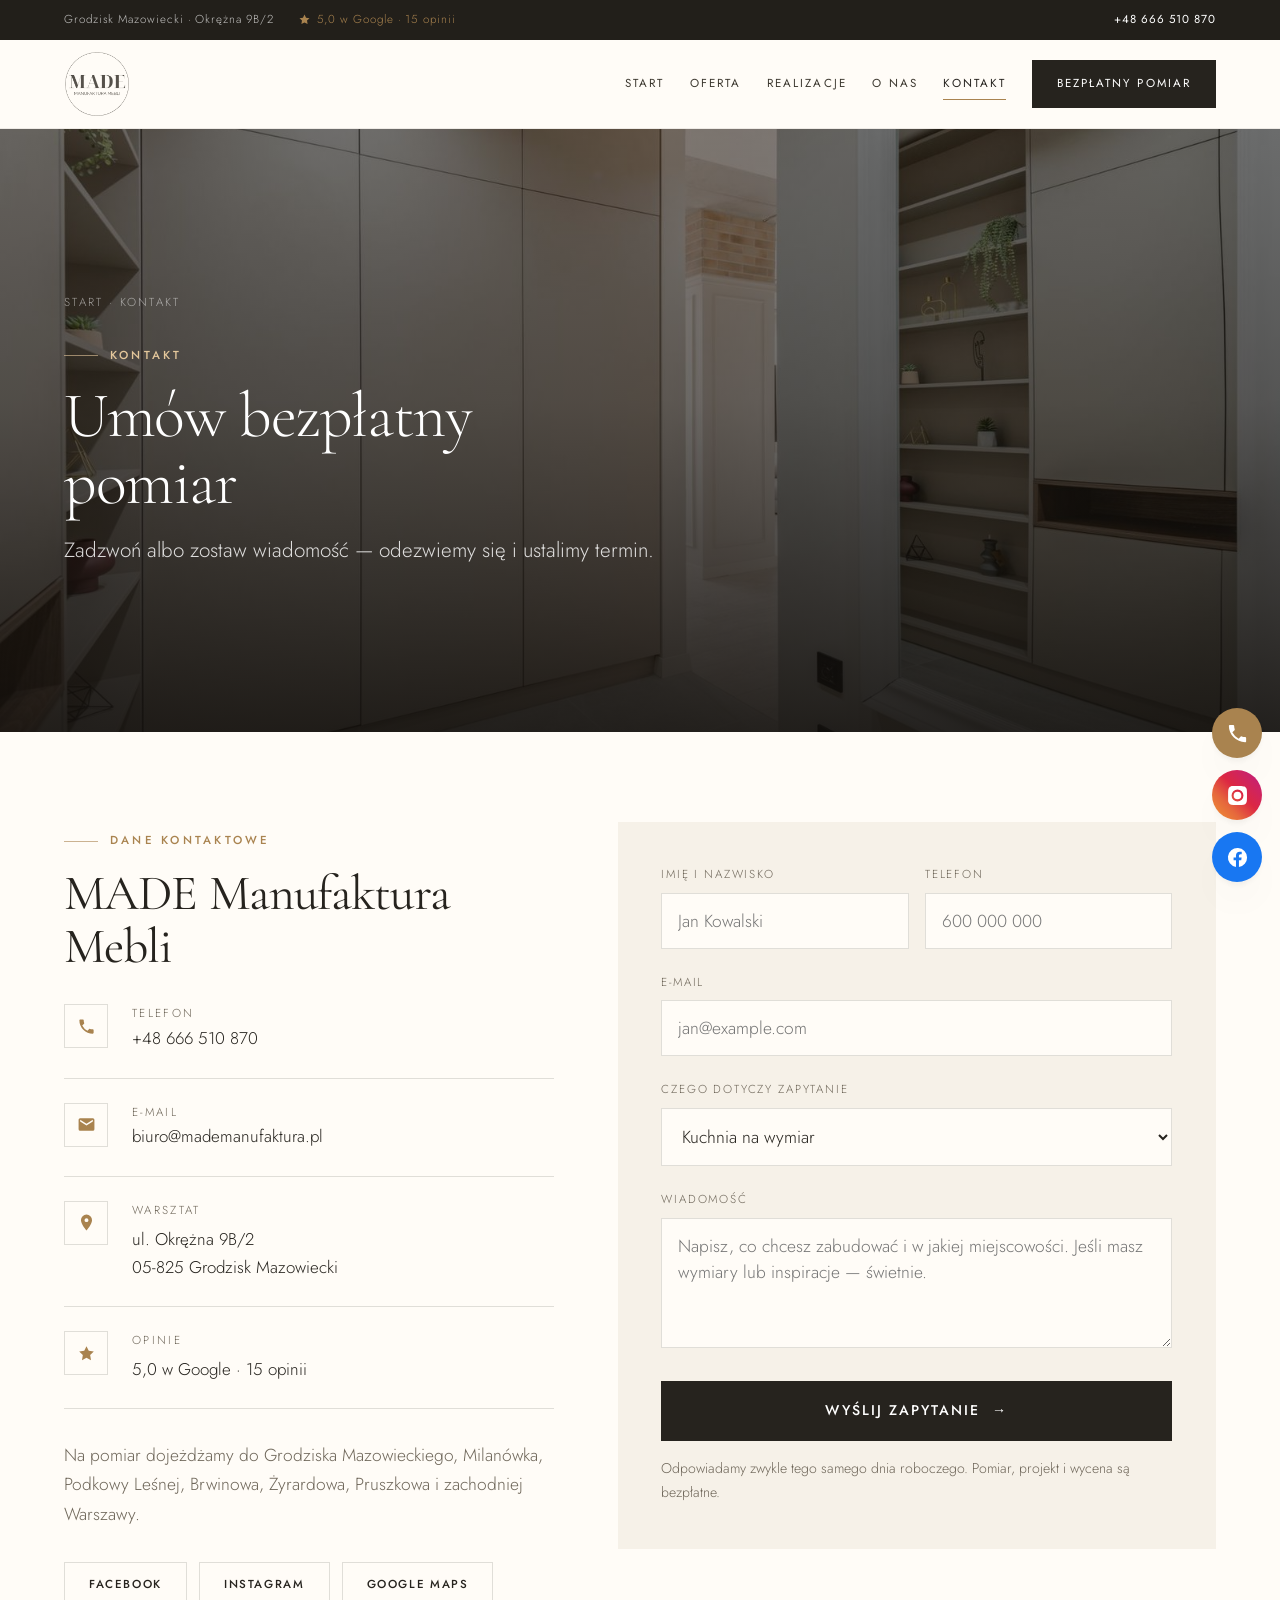
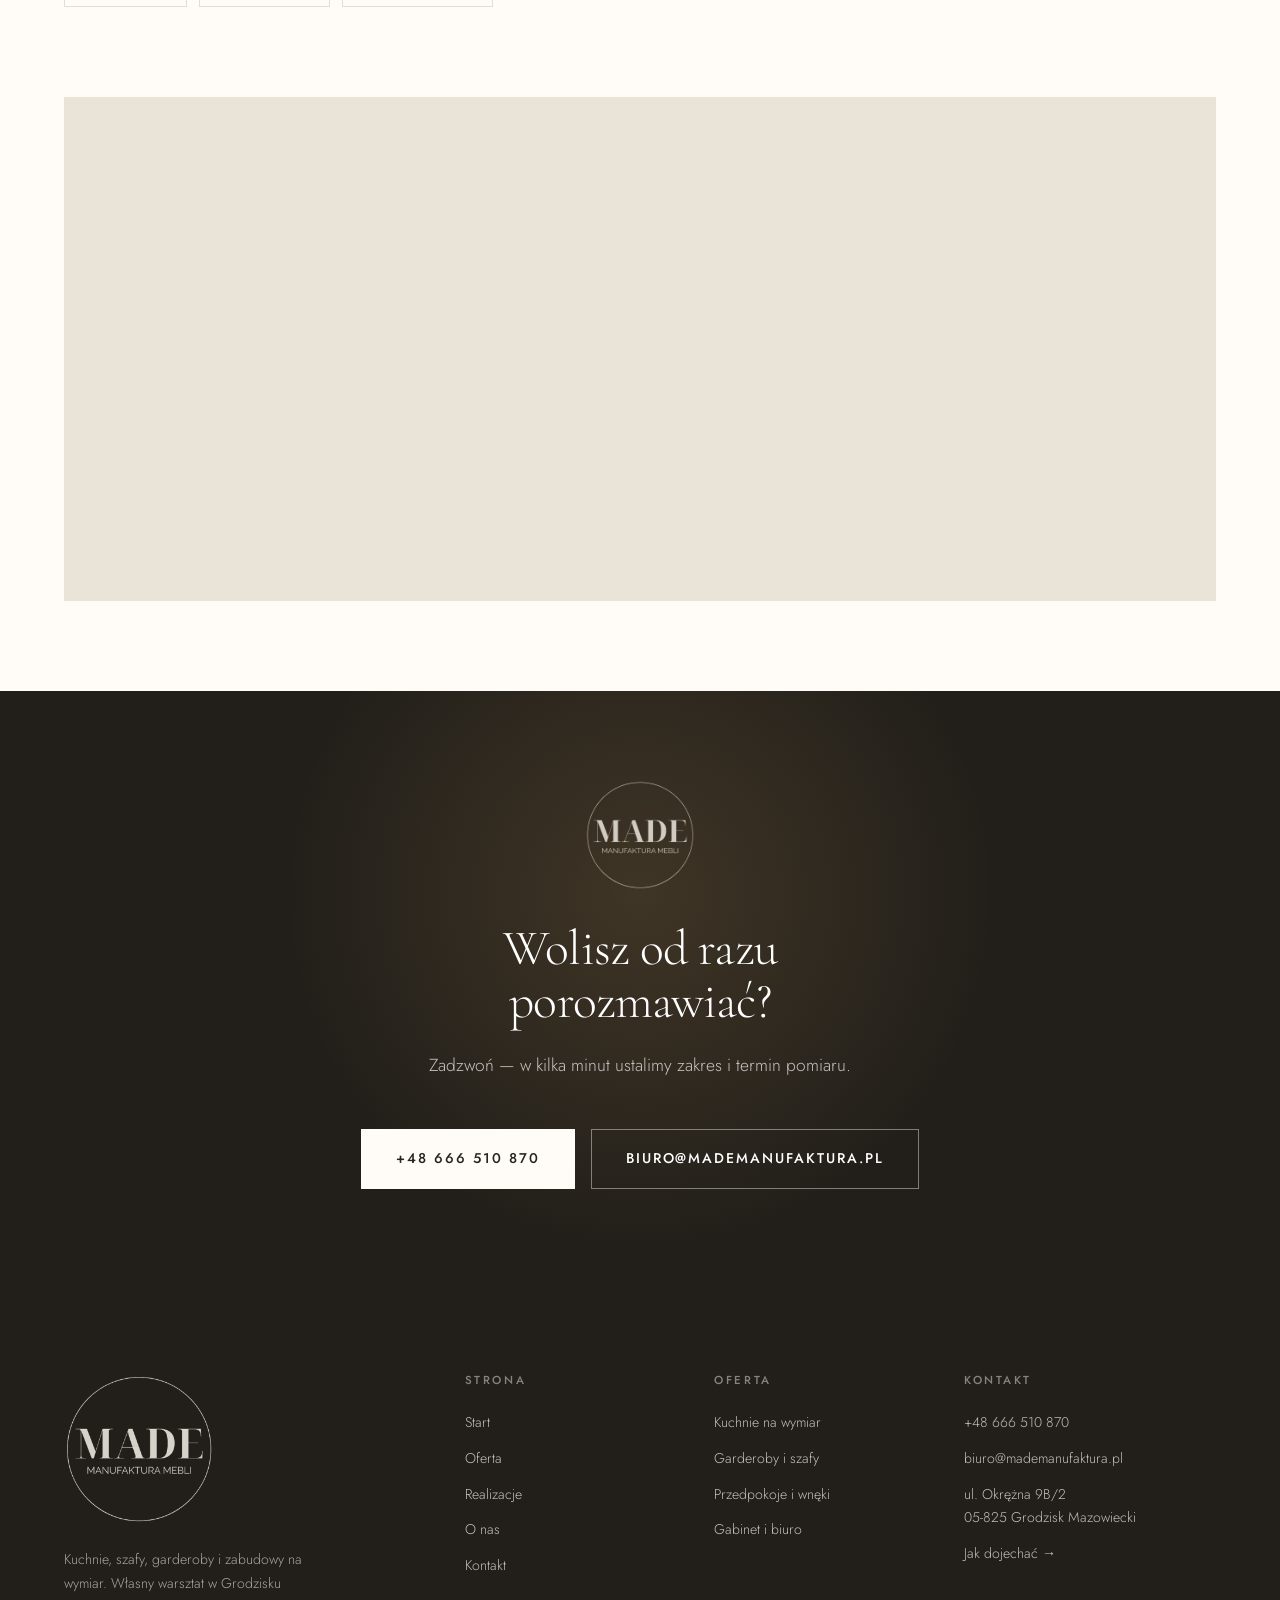
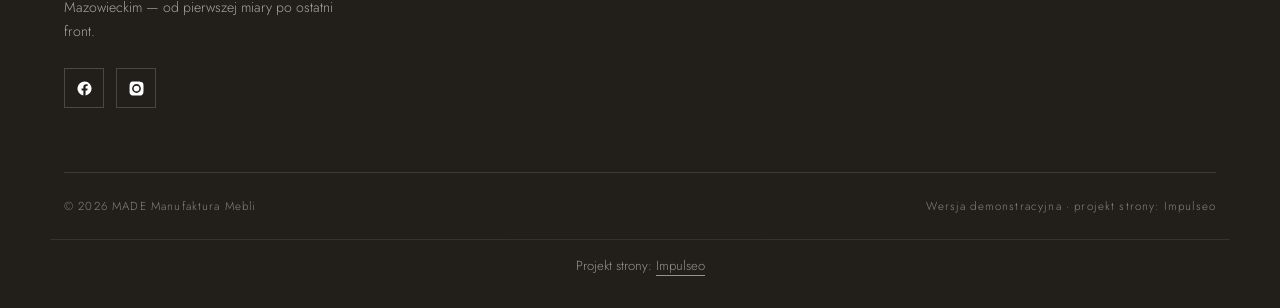
<file: kontakt.html>
<!DOCTYPE html>
<html lang="pl">
<head>
<meta charset="UTF-8">
<meta name="viewport" content="width=device-width, initial-scale=1.0">
<title>Kontakt — MADE Manufaktura Mebli, Grodzisk Mazowiecki</title>
<meta name="description" content="Kontakt do MADE Manufaktura Mebli: tel. 666 510 870, biuro@mademanufaktura.pl, ul. Okrężna 9B/2, Grodzisk Mazowiecki. Umów bezpłatny pomiar i projekt.">
<link rel="icon" href="img/favicon-32.png" sizes="32x32">
<link rel="apple-touch-icon" href="img/apple-touch-icon.png">
<link rel="preconnect" href="https://fonts.googleapis.com">
<link rel="preconnect" href="https://fonts.gstatic.com" crossorigin>
<link href="https://fonts.googleapis.com/css2?family=Cormorant+Garamond:ital,wght@0,300;0,400;0,500;0,600;1,300;1,400&family=Jost:wght@300;400;500&display=swap" rel="stylesheet">
<link rel="stylesheet" href="assets/styles.css?v=2">
</head>
<body>

<div class="topbar">
  <div class="wrap">
    <div class="tb-left">
      <span class="tb-hide">Grodzisk Mazowiecki · Okrężna 9B/2</span>
      <span class="tb-rate"><svg viewBox="0 0 24 24" fill="currentColor" aria-hidden="true"><path d="M12 2.8l2.85 5.8 6.4.93-4.63 4.5 1.1 6.37L12 17.4l-5.72 3 1.1-6.37-4.63-4.5 6.4-.93L12 2.8Z"/></svg> 5,0 w Google · 15 opinii</span>
    </div>
    <div><a href="tel:+48666510870"><b>+48 666 510 870</b></a></div>
  </div>
</div>

<header class="nav">
  <div class="wrap nav-inner">
    <a class="brand" href="index.html" aria-label="MADE Manufaktura Mebli — strona główna">
      <img src="img/logo-dark.png" alt="MADE Manufaktura Mebli">
    </a>
    <nav class="nav-links">
      <a href="index.html">Start</a>
      <a href="oferta.html">Oferta</a>
      <a href="realizacje.html">Realizacje</a>
      <a href="o-nas.html">O nas</a>
      <a href="kontakt.html" class="active">Kontakt</a>
      <a href="kontakt.html" class="btn btn-primary btn-sm">Bezpłatny pomiar</a>
    </nav>
    <button class="nav-toggle" aria-label="Menu"><span></span><span></span><span></span></button>
  </div>
</header>

<section class="pagehead">
  <img src="img/g6.jpg" alt="Zabudowa na wymiar w jasnych frontach">
  <div class="wrap">
    <div class="crumbs"><a href="index.html">Start</a> · Kontakt</div>
    <span class="eyebrow">Kontakt</span>
    <h1>Umów bezpłatny pomiar</h1>
    <p>Zadzwoń albo zostaw wiadomość — odezwiemy się i ustalimy termin.</p>
  </div>
</section>

<section>
  <div class="wrap contact-grid">
    <div class="reveal">
      <span class="eyebrow">Dane kontaktowe</span>
      <h2 style="margin:var(--s4) 0 var(--s6)">MADE Manufaktura Mebli</h2>
      <div class="info-list">
        <div class="info-row">
          <span class="ic"><svg viewBox="0 0 24 24" fill="currentColor"><path d="M6.6 10.8a15.1 15.1 0 006.6 6.6l2.2-2.2c.3-.3.7-.4 1-.2 1.2.4 2.4.6 3.6.6.6 0 1 .4 1 1V20c0 .6-.4 1-1 1A17 17 0 013 4c0-.6.4-1 1-1h3.5c.6 0 1 .4 1 1 0 1.3.2 2.5.6 3.6.1.4 0 .8-.2 1l-2.3 2.2z"/></svg></span>
          <div><div class="lbl">Telefon</div><a class="val" href="tel:+48666510870">+48 666 510 870</a></div>
        </div>
        <div class="info-row">
          <span class="ic"><svg viewBox="0 0 24 24" fill="currentColor"><path d="M20 4H4a2 2 0 00-2 2v12a2 2 0 002 2h16a2 2 0 002-2V6a2 2 0 00-2-2zm0 4.2l-8 5-8-5V6l8 5 8-5v2.2z"/></svg></span>
          <div><div class="lbl">E-mail</div><a class="val" href="mailto:biuro@mademanufaktura.pl">biuro@mademanufaktura.pl</a></div>
        </div>
        <div class="info-row">
          <span class="ic"><svg viewBox="0 0 24 24" fill="currentColor"><path d="M12 2a7 7 0 00-7 7c0 5 7 13 7 13s7-8 7-13a7 7 0 00-7-7zm0 9.5A2.5 2.5 0 1112 6.5a2.5 2.5 0 010 5z"/></svg></span>
          <div><div class="lbl">Warsztat</div><div class="val">ul. Okrężna 9B/2<br>05-825 Grodzisk Mazowiecki</div></div>
        </div>
        <div class="info-row">
          <span class="ic"><svg viewBox="0 0 24 24" fill="currentColor"><path d="M12 2.8l2.85 5.8 6.4.93-4.63 4.5 1.1 6.37L12 17.4l-5.72 3 1.1-6.37-4.63-4.5 6.4-.93L12 2.8Z"/></svg></span>
          <div><div class="lbl">Opinie</div><div class="val">5,0 w Google · 15 opinii</div></div>
        </div>
      </div>
      <p class="muted" style="margin-top:var(--s6)">Na pomiar dojeżdżamy do Grodziska Mazowieckiego, Milanówka, Podkowy Leśnej, Brwinowa, Żyrardowa, Pruszkowa i zachodniej Warszawy.</p>
      <div style="margin-top:var(--s6);display:flex;gap:var(--s3);flex-wrap:wrap">
        <a href="https://www.facebook.com/MadeManufakturaMebli" target="_blank" rel="noopener" class="btn btn-ghost btn-sm">Facebook</a>
        <a href="https://www.instagram.com/made.furniture/" target="_blank" rel="noopener" class="btn btn-ghost btn-sm">Instagram</a>
        <a href="https://maps.app.goo.gl/CRPHok8qt2cSc8wXA" target="_blank" rel="noopener" class="btn btn-ghost btn-sm">Google Maps</a>
      </div>
    </div>

    <div class="reveal d1">
      <form class="form" data-demo>
        <div class="row">
          <div class="fld">
            <label for="f-name">Imię i nazwisko</label>
            <input id="f-name" name="name" type="text" placeholder="Jan Kowalski" required>
          </div>
          <div class="fld">
            <label for="f-tel">Telefon</label>
            <input id="f-tel" name="tel" type="tel" placeholder="600 000 000" required>
          </div>
        </div>
        <div class="fld">
          <label for="f-mail">E-mail</label>
          <input id="f-mail" name="email" type="email" placeholder="jan@example.com">
        </div>
        <div class="fld">
          <label for="f-zakres">Czego dotyczy zapytanie</label>
          <select id="f-zakres" name="zakres">
            <option>Kuchnia na wymiar</option>
            <option>Garderoba</option>
            <option>Szafa w zabudowie</option>
            <option>Przedpokój / wnęka</option>
            <option>Gabinet / biuro</option>
            <option>Inne</option>
          </select>
        </div>
        <div class="fld">
          <label for="f-msg">Wiadomość</label>
          <textarea id="f-msg" name="message" placeholder="Napisz, co chcesz zabudować i w jakiej miejscowości. Jeśli masz wymiary lub inspiracje — świetnie."></textarea>
        </div>
        <button type="submit" class="btn btn-primary" style="width:100%">Wyślij zapytanie <span class="arr">→</span></button>
        <p class="note form-msg" style="display:none"></p>
        <p class="note">Odpowiadamy zwykle tego samego dnia roboczego. Pomiar, projekt i wycena są bezpłatne.</p>
      </form>
    </div>
  </div>
</section>

<section style="padding-top:0">
  <div class="wrap">
    <div class="map-wrap reveal"><iframe class="map" src="https://www.google.com/maps?q=Okr%C4%99%C5%BCna%209B%2F2,%2005-825%20Grodzisk%20Mazowiecki&output=embed" loading="lazy" title="Mapa dojazdu — MADE Manufaktura Mebli, ul. Okrężna 9B/2, Grodzisk Mazowiecki" referrerpolicy="no-referrer-when-downgrade"></iframe></div>
  </div>
</section>

<section class="cta">
  <div class="wrap">
    <img class="cta-logo reveal" src="img/logo-light.png" alt="">
    <h2 class="reveal">Wolisz od razu porozmawiać?</h2>
    <p class="reveal d1">Zadzwoń — w kilka minut ustalimy zakres i termin pomiaru.</p>
    <div class="cta-actions reveal d2">
      <a href="tel:+48666510870" class="btn btn-light">+48 666 510 870</a>
      <a href="mailto:biuro@mademanufaktura.pl" class="btn btn-outline-light">biuro@mademanufaktura.pl</a>
    </div>
  </div>
</section>

<footer>
  <div class="wrap">
    <div class="foot-grid">
      <div class="foot-brand">
        <img src="img/logo-light.png" alt="MADE Manufaktura Mebli">
        <p>Kuchnie, szafy, garderoby i zabudowy na wymiar. Własny warsztat w Grodzisku Mazowieckim — od pierwszej miary po ostatni front.</p>
        <div class="foot-social">
          <a href="https://www.facebook.com/MadeManufakturaMebli" target="_blank" rel="noopener" aria-label="Facebook"><svg viewBox="0 0 24 24" fill="currentColor"><path d="M22 12a10 10 0 10-11.6 9.9v-7H7.9V12h2.5V9.8c0-2.5 1.5-3.9 3.8-3.9 1.1 0 2.2.2 2.2.2v2.5h-1.3c-1.2 0-1.6.8-1.6 1.6V12h2.8l-.4 2.9h-2.4v7A10 10 0 0022 12z"/></svg></a>
          <a href="https://www.instagram.com/made.furniture/" target="_blank" rel="noopener" aria-label="Instagram"><svg viewBox="0 0 24 24" fill="currentColor"><path d="M12 2.2c3.2 0 3.6 0 4.9.1 1.2.1 1.8.3 2.2.4.5.2 1 .5 1.4.9.4.4.7.8.9 1.4.2.4.4 1 .4 2.2.1 1.3.1 1.6.1 4.8s0 3.6-.1 4.9c-.1 1.2-.3 1.8-.4 2.2-.2.5-.5 1-.9 1.4-.4.4-.8.7-1.4.9-.4.2-1 .4-2.2.4-1.3.1-1.6.1-4.9.1s-3.6 0-4.9-.1c-1.2-.1-1.8-.3-2.2-.4a3.8 3.8 0 01-1.4-.9 3.8 3.8 0 01-.9-1.4c-.2-.4-.4-1-.4-2.2C2.2 15.6 2.2 15.2 2.2 12s0-3.6.1-4.9c.1-1.2.3-1.8.4-2.2.2-.5.5-1 .9-1.4.4-.4.8-.7 1.4-.9.4-.2 1-.4 2.2-.4C8.4 2.2 8.8 2.2 12 2.2zm0 3.6a6.2 6.2 0 100 12.4 6.2 6.2 0 000-12.4zm0 10.2a4 4 0 110-8 4 4 0 010 8zm6.4-10.4a1.4 1.4 0 11-2.9 0 1.4 1.4 0 012.9 0z"/></svg></a>
        </div>
      </div>
      <div class="foot-col">
        <h4>Strona</h4>
        <a href="index.html">Start</a>
        <a href="oferta.html">Oferta</a>
        <a href="realizacje.html">Realizacje</a>
        <a href="o-nas.html">O nas</a>
        <a href="kontakt.html">Kontakt</a>
      </div>
      <div class="foot-col">
        <h4>Oferta</h4>
        <a href="oferta.html#kuchnie">Kuchnie na wymiar</a>
        <a href="oferta.html#garderoby">Garderoby i szafy</a>
        <a href="oferta.html#zabudowy">Przedpokoje i wnęki</a>
        <a href="oferta.html#biuro">Gabinet i biuro</a>
      </div>
      <div class="foot-col">
        <h4>Kontakt</h4>
        <a href="tel:+48666510870">+48 666 510 870</a>
        <a href="mailto:biuro@mademanufaktura.pl">biuro@mademanufaktura.pl</a>
        <p>ul. Okrężna 9B/2<br>05-825 Grodzisk Mazowiecki</p>
        <a href="https://maps.app.goo.gl/CRPHok8qt2cSc8wXA" target="_blank" rel="noopener">Jak dojechać →</a>
      </div>
    </div>
    <div class="foot-bot">
      <span>© 2026 MADE Manufaktura Mebli</span>
      <span>Wersja demonstracyjna · projekt strony: Impulseo</span>
    </div>
  </div>

  <p class="impulseo-credit" style="margin:1.4rem auto 0;padding:1rem 1.2rem 0;max-width:1180px;text-align:center;font-size:.82rem;line-height:1.5;opacity:.72;grid-column:1/-1;flex-basis:100%;width:100%;border-top:1px solid rgba(128,128,128,.28)">Projekt strony: <a href="https://impulseo.pl" target="_blank" rel="noopener" style="color:inherit;text-decoration:none;border-bottom:1px solid currentColor">Impulseo</a></p>
</footer>

<div class="float">
  <a class="f-tel" href="tel:+48666510870" aria-label="Zadzwoń"><span class="tip">Zadzwoń</span><svg viewBox="0 0 24 24" fill="currentColor"><path d="M6.6 10.8a15.1 15.1 0 006.6 6.6l2.2-2.2c.3-.3.7-.4 1-.2 1.2.4 2.4.6 3.6.6.6 0 1 .4 1 1V20c0 .6-.4 1-1 1A17 17 0 013 4c0-.6.4-1 1-1h3.5c.6 0 1 .4 1 1 0 1.3.2 2.5.6 3.6.1.4 0 .8-.2 1l-2.3 2.2z"/></svg></a>
  <a class="f-ig" href="https://www.instagram.com/made.furniture/" target="_blank" rel="noopener" aria-label="Instagram"><span class="tip">Instagram</span><svg viewBox="0 0 24 24" fill="currentColor"><path d="M12 2.2c3.2 0 3.6 0 4.9.1 1.2.1 1.8.3 2.2.4.5.2 1 .5 1.4.9.4.4.7.8.9 1.4.2.4.4 1 .4 2.2.1 1.3.1 1.6.1 4.8s0 3.6-.1 4.9c-.1 1.2-.3 1.8-.4 2.2-.2.5-.5 1-.9 1.4-.4.4-.8.7-1.4.9-.4.2-1 .4-2.2.4-1.3.1-1.6.1-4.9.1s-3.6 0-4.9-.1c-1.2-.1-1.8-.3-2.2-.4a3.8 3.8 0 01-1.4-.9 3.8 3.8 0 01-.9-1.4c-.2-.4-.4-1-.4-2.2C2.2 15.6 2.2 15.2 2.2 12s0-3.6.1-4.9c.1-1.2.3-1.8.4-2.2.2-.5.5-1 .9-1.4.4-.4.8-.7 1.4-.9.4-.2 1-.4 2.2-.4C8.4 2.2 8.8 2.2 12 2.2zm0 3.6a6.2 6.2 0 100 12.4 6.2 6.2 0 000-12.4zm0 10.2a4 4 0 110-8 4 4 0 010 8zm6.4-10.4a1.4 1.4 0 11-2.9 0 1.4 1.4 0 012.9 0z"/></svg></a>
  <a class="f-fb" href="https://www.facebook.com/MadeManufakturaMebli" target="_blank" rel="noopener" aria-label="Facebook"><span class="tip">Facebook</span><svg viewBox="0 0 24 24" fill="currentColor"><path d="M22 12a10 10 0 10-11.6 9.9v-7H7.9V12h2.5V9.8c0-2.5 1.5-3.9 3.8-3.9 1.1 0 2.2.2 2.2.2v2.5h-1.3c-1.2 0-1.6.8-1.6 1.6V12h2.8l-.4 2.9h-2.4v7A10 10 0 0022 12z"/></svg></a>
</div>


<script src="assets/main.js?v=2"></script>
</body>
</html>
</file>
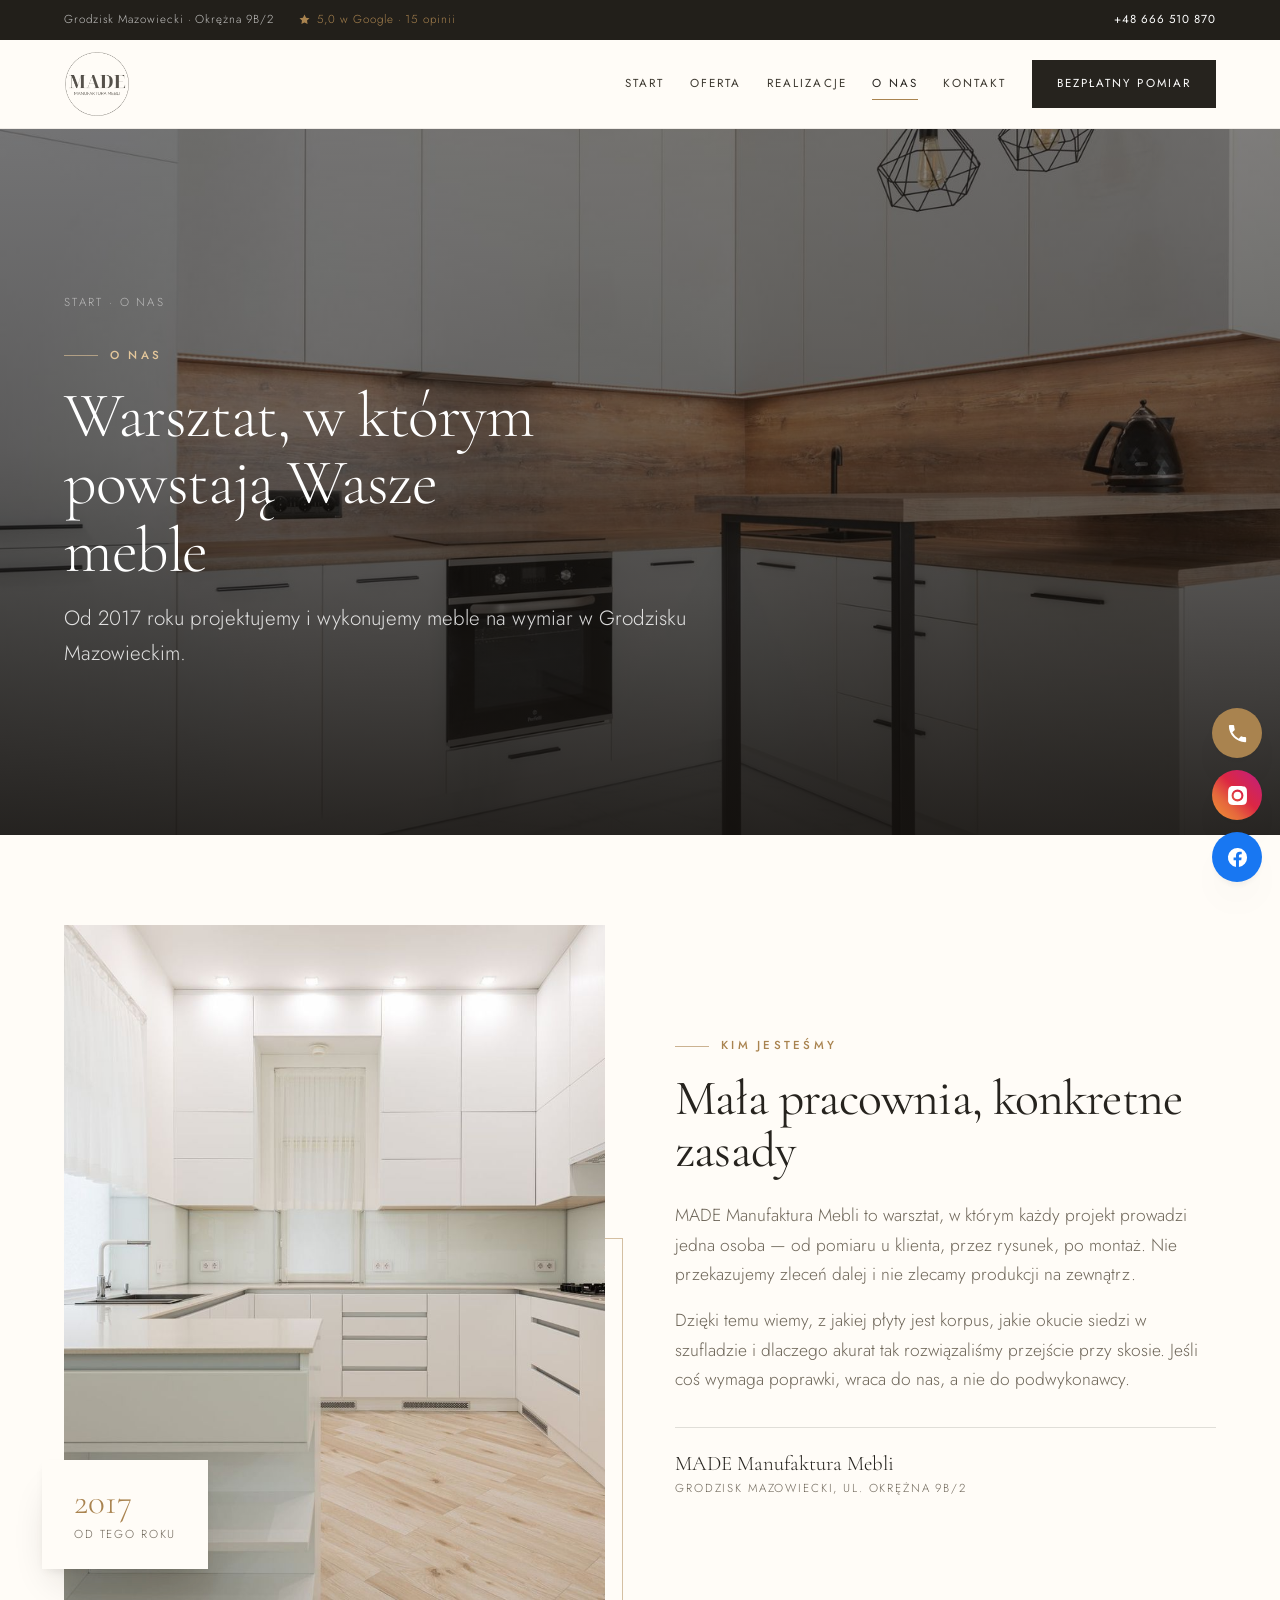
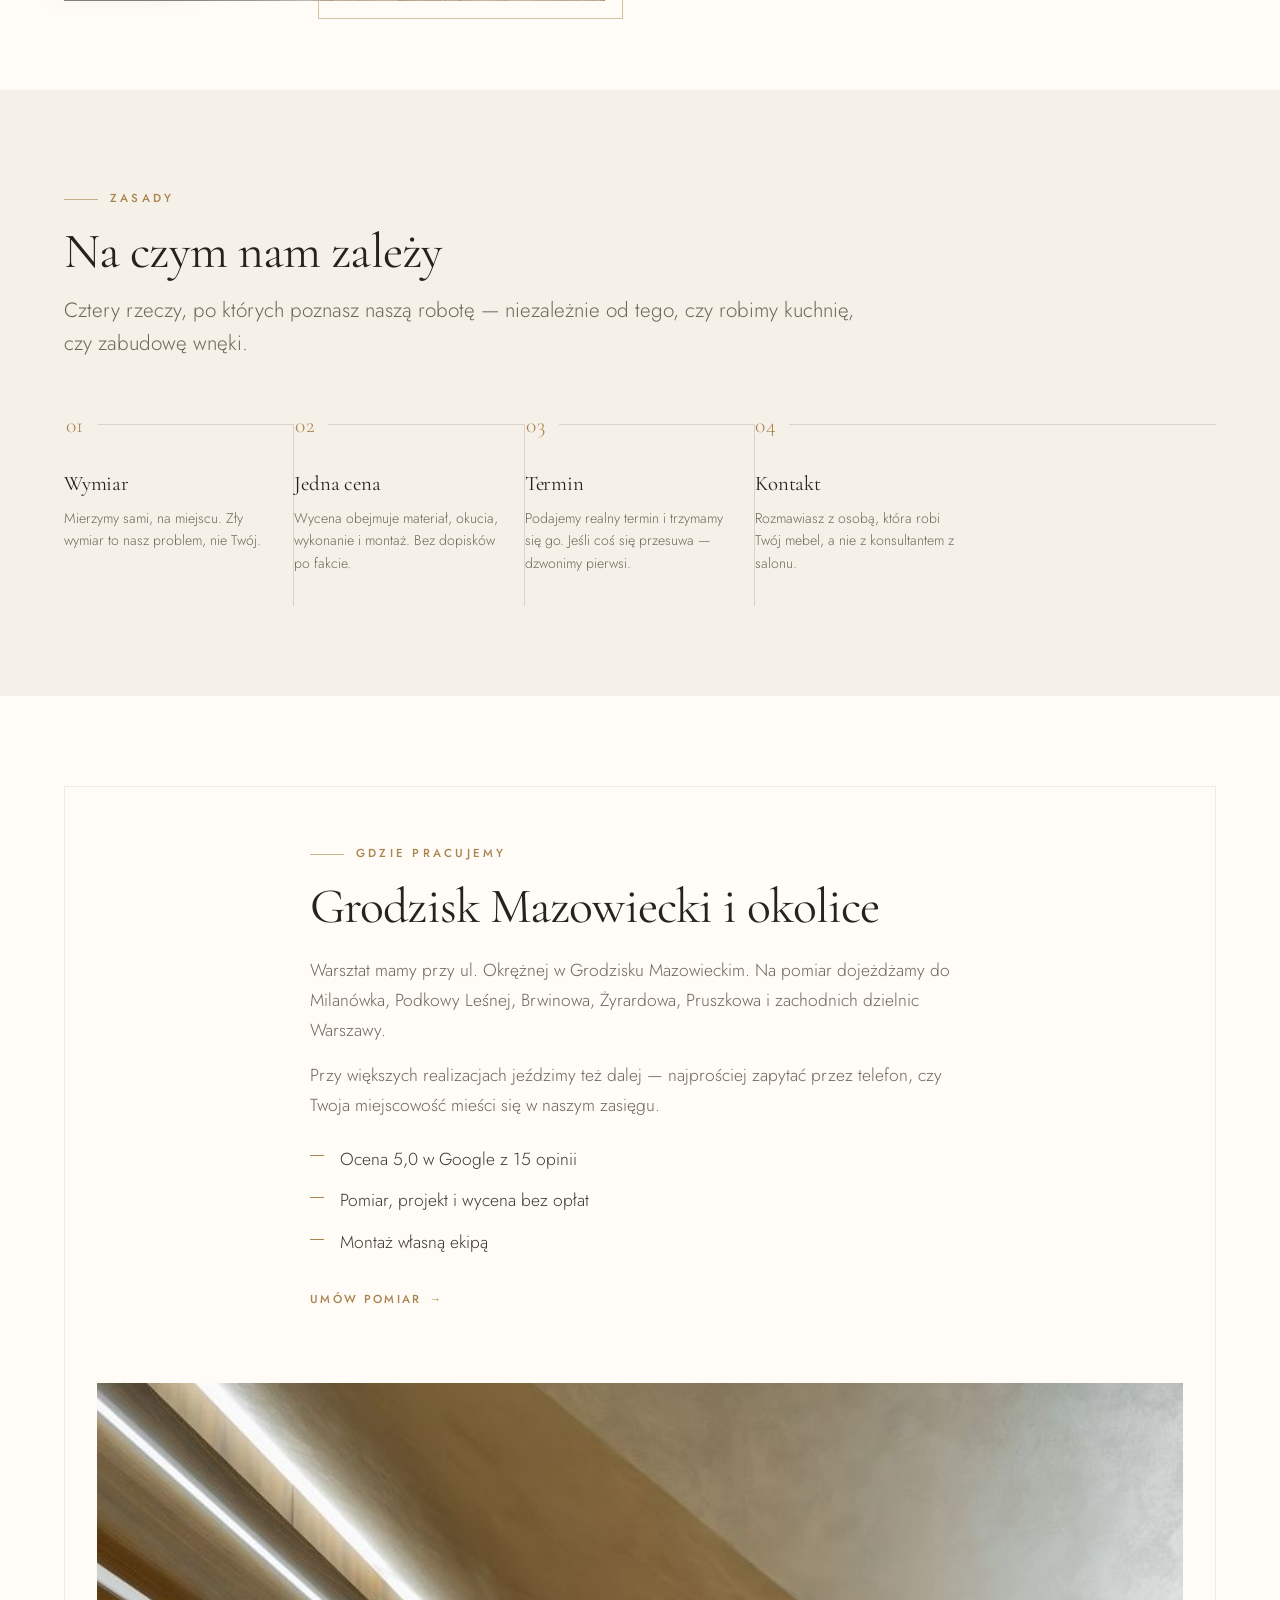
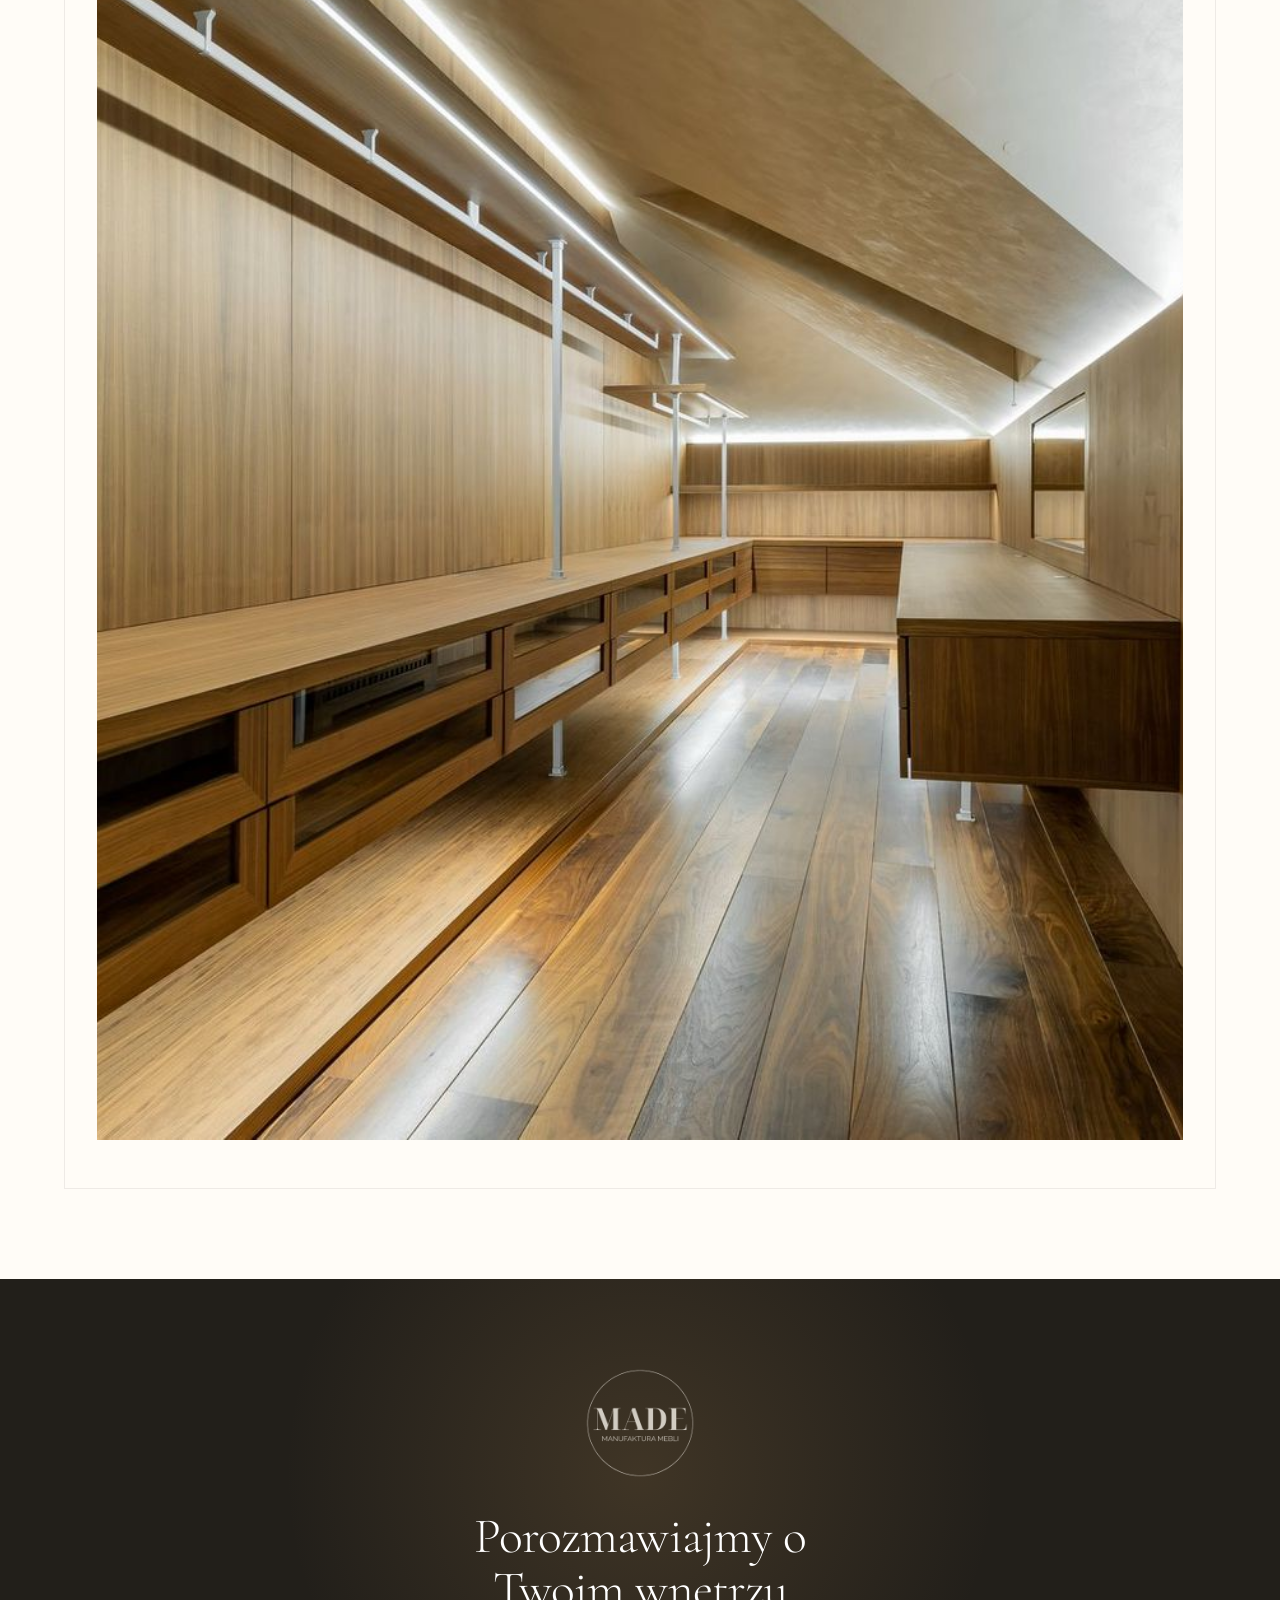
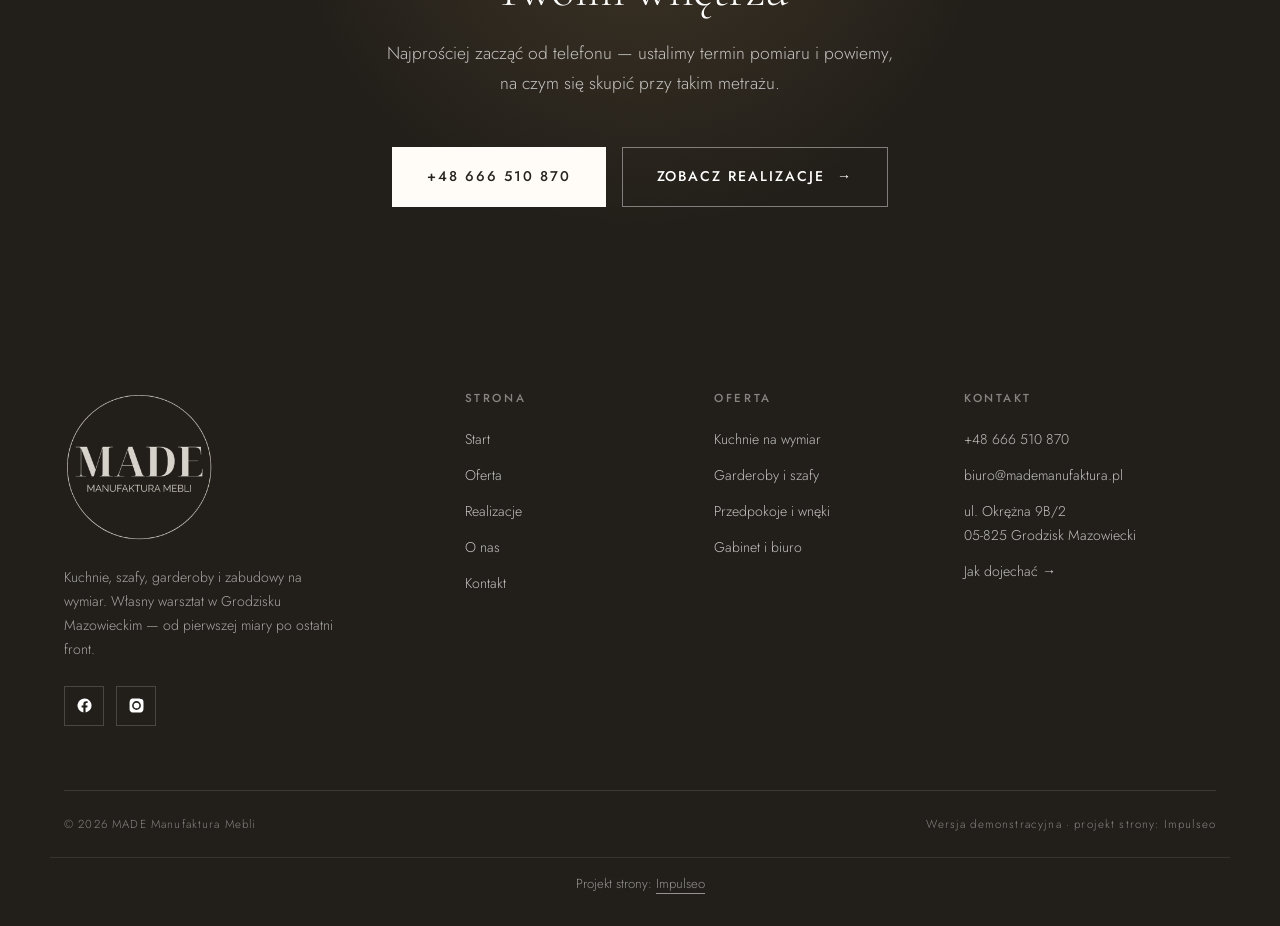
<file: o-nas.html>
<!DOCTYPE html>
<html lang="pl">
<head>
<meta charset="UTF-8">
<meta name="viewport" content="width=device-width, initial-scale=1.0">
<title>O nas — warsztat mebli na wymiar w Grodzisku Mazowieckim | MADE Manufaktura Mebli</title>
<meta name="description" content="MADE Manufaktura Mebli — warsztat mebli na wymiar działający od 2017 roku w Grodzisku Mazowieckim. Pomiar, projekt, wykonanie i montaż w jednych rękach.">
<link rel="icon" href="img/favicon-32.png" sizes="32x32">
<link rel="apple-touch-icon" href="img/apple-touch-icon.png">
<link rel="preconnect" href="https://fonts.googleapis.com">
<link rel="preconnect" href="https://fonts.gstatic.com" crossorigin>
<link href="https://fonts.googleapis.com/css2?family=Cormorant+Garamond:ital,wght@0,300;0,400;0,500;0,600;1,300;1,400&family=Jost:wght@300;400;500&display=swap" rel="stylesheet">
<link rel="stylesheet" href="assets/styles.css?v=2">
</head>
<body>

<div class="topbar">
  <div class="wrap">
    <div class="tb-left">
      <span class="tb-hide">Grodzisk Mazowiecki · Okrężna 9B/2</span>
      <span class="tb-rate"><svg viewBox="0 0 24 24" fill="currentColor" aria-hidden="true"><path d="M12 2.8l2.85 5.8 6.4.93-4.63 4.5 1.1 6.37L12 17.4l-5.72 3 1.1-6.37-4.63-4.5 6.4-.93L12 2.8Z"/></svg> 5,0 w Google · 15 opinii</span>
    </div>
    <div><a href="tel:+48666510870"><b>+48 666 510 870</b></a></div>
  </div>
</div>

<header class="nav">
  <div class="wrap nav-inner">
    <a class="brand" href="index.html" aria-label="MADE Manufaktura Mebli — strona główna">
      <img src="img/logo-dark.png" alt="MADE Manufaktura Mebli">
    </a>
    <nav class="nav-links">
      <a href="index.html">Start</a>
      <a href="oferta.html">Oferta</a>
      <a href="realizacje.html">Realizacje</a>
      <a href="o-nas.html" class="active">O nas</a>
      <a href="kontakt.html">Kontakt</a>
      <a href="kontakt.html" class="btn btn-primary btn-sm">Bezpłatny pomiar</a>
    </nav>
    <button class="nav-toggle" aria-label="Menu"><span></span><span></span><span></span></button>
  </div>
</header>

<section class="pagehead">
  <img src="img/g1.jpg" alt="Kuchnia na wymiar — realizacja MADE Manufaktura Mebli">
  <div class="wrap">
    <div class="crumbs"><a href="index.html">Start</a> · O nas</div>
    <span class="eyebrow">O nas</span>
    <h1>Warsztat, w którym powstają Wasze meble</h1>
    <p>Od 2017 roku projektujemy i wykonujemy meble na wymiar w Grodzisku Mazowieckim.</p>
  </div>
</section>

<section>
  <div class="wrap split">
    <div class="split-art reveal">
      <div class="ph"><img src="img/g14.jpg" alt="Kuchnia na wymiar w jasnej zabudowie" loading="lazy"></div>
      <div class="badge"><div class="n">2017</div><div class="t">od tego roku</div></div>
    </div>
    <div class="split-copy reveal d1">
      <span class="eyebrow">Kim jesteśmy</span>
      <h2>Mała pracownia, konkretne zasady</h2>
      <p class="muted">MADE Manufaktura Mebli to warsztat, w którym każdy projekt prowadzi jedna osoba — od pomiaru u klienta, przez rysunek, po montaż. Nie przekazujemy zleceń dalej i nie zlecamy produkcji na zewnątrz.</p>
      <p class="muted">Dzięki temu wiemy, z jakiej płyty jest korpus, jakie okucie siedzi w szufladzie i dlaczego akurat tak rozwiązaliśmy przejście przy skosie. Jeśli coś wymaga poprawki, wraca do nas, a nie do podwykonawcy.</p>
      <div class="sign">
        <div>
          <div class="who">MADE Manufaktura Mebli</div>
          <div class="role">Grodzisk Mazowiecki, ul. Okrężna 9B/2</div>
        </div>
      </div>
    </div>
  </div>
</section>

<section class="process">
  <div class="wrap">
    <div class="head reveal">
      <span class="eyebrow">Zasady</span>
      <h2>Na czym nam zależy</h2>
      <p>Cztery rzeczy, po których poznasz naszą robotę — niezależnie od tego, czy robimy kuchnię, czy zabudowę wnęki.</p>
    </div>
    <div class="steps">
      <div class="step reveal"><span class="n">01</span><h3>Wymiar</h3><p>Mierzymy sami, na miejscu. Zły wymiar to nasz problem, nie Twój.</p></div>
      <div class="step reveal d1"><span class="n">02</span><h3>Jedna cena</h3><p>Wycena obejmuje materiał, okucia, wykonanie i montaż. Bez dopisków po fakcie.</p></div>
      <div class="step reveal d2"><span class="n">03</span><h3>Termin</h3><p>Podajemy realny termin i trzymamy się go. Jeśli coś się przesuwa — dzwonimy pierwsi.</p></div>
      <div class="step reveal d3"><span class="n">04</span><h3>Kontakt</h3><p>Rozmawiasz z osobą, która robi Twój mebel, a nie z konsultantem z salonu.</p></div>
    </div>
  </div>
</section>

<section>
  <div class="wrap split rev">
    <div class="split-art reveal">
      <div class="ph"><img src="img/g11.jpg" alt="Garderoba na wymiar z podświetleniem" loading="lazy"></div>
    </div>
    <div class="split-copy reveal d1">
      <span class="eyebrow">Gdzie pracujemy</span>
      <h2>Grodzisk Mazowiecki i okolice</h2>
      <p class="muted">Warsztat mamy przy ul. Okrężnej w Grodzisku Mazowieckim. Na pomiar dojeżdżamy do Milanówka, Podkowy Leśnej, Brwinowa, Żyrardowa, Pruszkowa i zachodnich dzielnic Warszawy.</p>
      <p class="muted">Przy większych realizacjach jeździmy też dalej — najprościej zapytać przez telefon, czy Twoja miejscowość mieści się w naszym zasięgu.</p>
      <ul class="ticks">
        <li>Ocena 5,0 w Google z 15 opinii</li>
        <li>Pomiar, projekt i wycena bez opłat</li>
        <li>Montaż własną ekipą</li>
      </ul>
      <a href="kontakt.html" class="link-more">Umów pomiar <span class="arr">→</span></a>
    </div>
  </div>
</section>

<section class="cta">
  <div class="wrap">
    <img class="cta-logo reveal" src="img/logo-light.png" alt="">
    <h2 class="reveal">Porozmawiajmy o Twoim wnętrzu</h2>
    <p class="reveal d1">Najprościej zacząć od telefonu — ustalimy termin pomiaru i powiemy, na czym się skupić przy takim metrażu.</p>
    <div class="cta-actions reveal d2">
      <a href="tel:+48666510870" class="btn btn-light">+48 666 510 870</a>
      <a href="realizacje.html" class="btn btn-outline-light">Zobacz realizacje <span class="arr">→</span></a>
    </div>
  </div>
</section>

<footer>
  <div class="wrap">
    <div class="foot-grid">
      <div class="foot-brand">
        <img src="img/logo-light.png" alt="MADE Manufaktura Mebli">
        <p>Kuchnie, szafy, garderoby i zabudowy na wymiar. Własny warsztat w Grodzisku Mazowieckim — od pierwszej miary po ostatni front.</p>
        <div class="foot-social">
          <a href="https://www.facebook.com/MadeManufakturaMebli" target="_blank" rel="noopener" aria-label="Facebook"><svg viewBox="0 0 24 24" fill="currentColor"><path d="M22 12a10 10 0 10-11.6 9.9v-7H7.9V12h2.5V9.8c0-2.5 1.5-3.9 3.8-3.9 1.1 0 2.2.2 2.2.2v2.5h-1.3c-1.2 0-1.6.8-1.6 1.6V12h2.8l-.4 2.9h-2.4v7A10 10 0 0022 12z"/></svg></a>
          <a href="https://www.instagram.com/made.furniture/" target="_blank" rel="noopener" aria-label="Instagram"><svg viewBox="0 0 24 24" fill="currentColor"><path d="M12 2.2c3.2 0 3.6 0 4.9.1 1.2.1 1.8.3 2.2.4.5.2 1 .5 1.4.9.4.4.7.8.9 1.4.2.4.4 1 .4 2.2.1 1.3.1 1.6.1 4.8s0 3.6-.1 4.9c-.1 1.2-.3 1.8-.4 2.2-.2.5-.5 1-.9 1.4-.4.4-.8.7-1.4.9-.4.2-1 .4-2.2.4-1.3.1-1.6.1-4.9.1s-3.6 0-4.9-.1c-1.2-.1-1.8-.3-2.2-.4a3.8 3.8 0 01-1.4-.9 3.8 3.8 0 01-.9-1.4c-.2-.4-.4-1-.4-2.2C2.2 15.6 2.2 15.2 2.2 12s0-3.6.1-4.9c.1-1.2.3-1.8.4-2.2.2-.5.5-1 .9-1.4.4-.4.8-.7 1.4-.9.4-.2 1-.4 2.2-.4C8.4 2.2 8.8 2.2 12 2.2zm0 3.6a6.2 6.2 0 100 12.4 6.2 6.2 0 000-12.4zm0 10.2a4 4 0 110-8 4 4 0 010 8zm6.4-10.4a1.4 1.4 0 11-2.9 0 1.4 1.4 0 012.9 0z"/></svg></a>
        </div>
      </div>
      <div class="foot-col">
        <h4>Strona</h4>
        <a href="index.html">Start</a>
        <a href="oferta.html">Oferta</a>
        <a href="realizacje.html">Realizacje</a>
        <a href="o-nas.html">O nas</a>
        <a href="kontakt.html">Kontakt</a>
      </div>
      <div class="foot-col">
        <h4>Oferta</h4>
        <a href="oferta.html#kuchnie">Kuchnie na wymiar</a>
        <a href="oferta.html#garderoby">Garderoby i szafy</a>
        <a href="oferta.html#zabudowy">Przedpokoje i wnęki</a>
        <a href="oferta.html#biuro">Gabinet i biuro</a>
      </div>
      <div class="foot-col">
        <h4>Kontakt</h4>
        <a href="tel:+48666510870">+48 666 510 870</a>
        <a href="mailto:biuro@mademanufaktura.pl">biuro@mademanufaktura.pl</a>
        <p>ul. Okrężna 9B/2<br>05-825 Grodzisk Mazowiecki</p>
        <a href="https://maps.app.goo.gl/CRPHok8qt2cSc8wXA" target="_blank" rel="noopener">Jak dojechać →</a>
      </div>
    </div>
    <div class="foot-bot">
      <span>© 2026 MADE Manufaktura Mebli</span>
      <span>Wersja demonstracyjna · projekt strony: Impulseo</span>
    </div>
  </div>

  <p class="impulseo-credit" style="margin:1.4rem auto 0;padding:1rem 1.2rem 0;max-width:1180px;text-align:center;font-size:.82rem;line-height:1.5;opacity:.72;grid-column:1/-1;flex-basis:100%;width:100%;border-top:1px solid rgba(128,128,128,.28)">Projekt strony: <a href="https://impulseo.pl" target="_blank" rel="noopener" style="color:inherit;text-decoration:none;border-bottom:1px solid currentColor">Impulseo</a></p>
</footer>

<div class="float">
  <a class="f-tel" href="tel:+48666510870" aria-label="Zadzwoń"><span class="tip">Zadzwoń</span><svg viewBox="0 0 24 24" fill="currentColor"><path d="M6.6 10.8a15.1 15.1 0 006.6 6.6l2.2-2.2c.3-.3.7-.4 1-.2 1.2.4 2.4.6 3.6.6.6 0 1 .4 1 1V20c0 .6-.4 1-1 1A17 17 0 013 4c0-.6.4-1 1-1h3.5c.6 0 1 .4 1 1 0 1.3.2 2.5.6 3.6.1.4 0 .8-.2 1l-2.3 2.2z"/></svg></a>
  <a class="f-ig" href="https://www.instagram.com/made.furniture/" target="_blank" rel="noopener" aria-label="Instagram"><span class="tip">Instagram</span><svg viewBox="0 0 24 24" fill="currentColor"><path d="M12 2.2c3.2 0 3.6 0 4.9.1 1.2.1 1.8.3 2.2.4.5.2 1 .5 1.4.9.4.4.7.8.9 1.4.2.4.4 1 .4 2.2.1 1.3.1 1.6.1 4.8s0 3.6-.1 4.9c-.1 1.2-.3 1.8-.4 2.2-.2.5-.5 1-.9 1.4-.4.4-.8.7-1.4.9-.4.2-1 .4-2.2.4-1.3.1-1.6.1-4.9.1s-3.6 0-4.9-.1c-1.2-.1-1.8-.3-2.2-.4a3.8 3.8 0 01-1.4-.9 3.8 3.8 0 01-.9-1.4c-.2-.4-.4-1-.4-2.2C2.2 15.6 2.2 15.2 2.2 12s0-3.6.1-4.9c.1-1.2.3-1.8.4-2.2.2-.5.5-1 .9-1.4.4-.4.8-.7 1.4-.9.4-.2 1-.4 2.2-.4C8.4 2.2 8.8 2.2 12 2.2zm0 3.6a6.2 6.2 0 100 12.4 6.2 6.2 0 000-12.4zm0 10.2a4 4 0 110-8 4 4 0 010 8zm6.4-10.4a1.4 1.4 0 11-2.9 0 1.4 1.4 0 012.9 0z"/></svg></a>
  <a class="f-fb" href="https://www.facebook.com/MadeManufakturaMebli" target="_blank" rel="noopener" aria-label="Facebook"><span class="tip">Facebook</span><svg viewBox="0 0 24 24" fill="currentColor"><path d="M22 12a10 10 0 10-11.6 9.9v-7H7.9V12h2.5V9.8c0-2.5 1.5-3.9 3.8-3.9 1.1 0 2.2.2 2.2.2v2.5h-1.3c-1.2 0-1.6.8-1.6 1.6V12h2.8l-.4 2.9h-2.4v7A10 10 0 0022 12z"/></svg></a>
</div>


<script src="assets/main.js?v=2"></script>
</body>
</html>
</file>
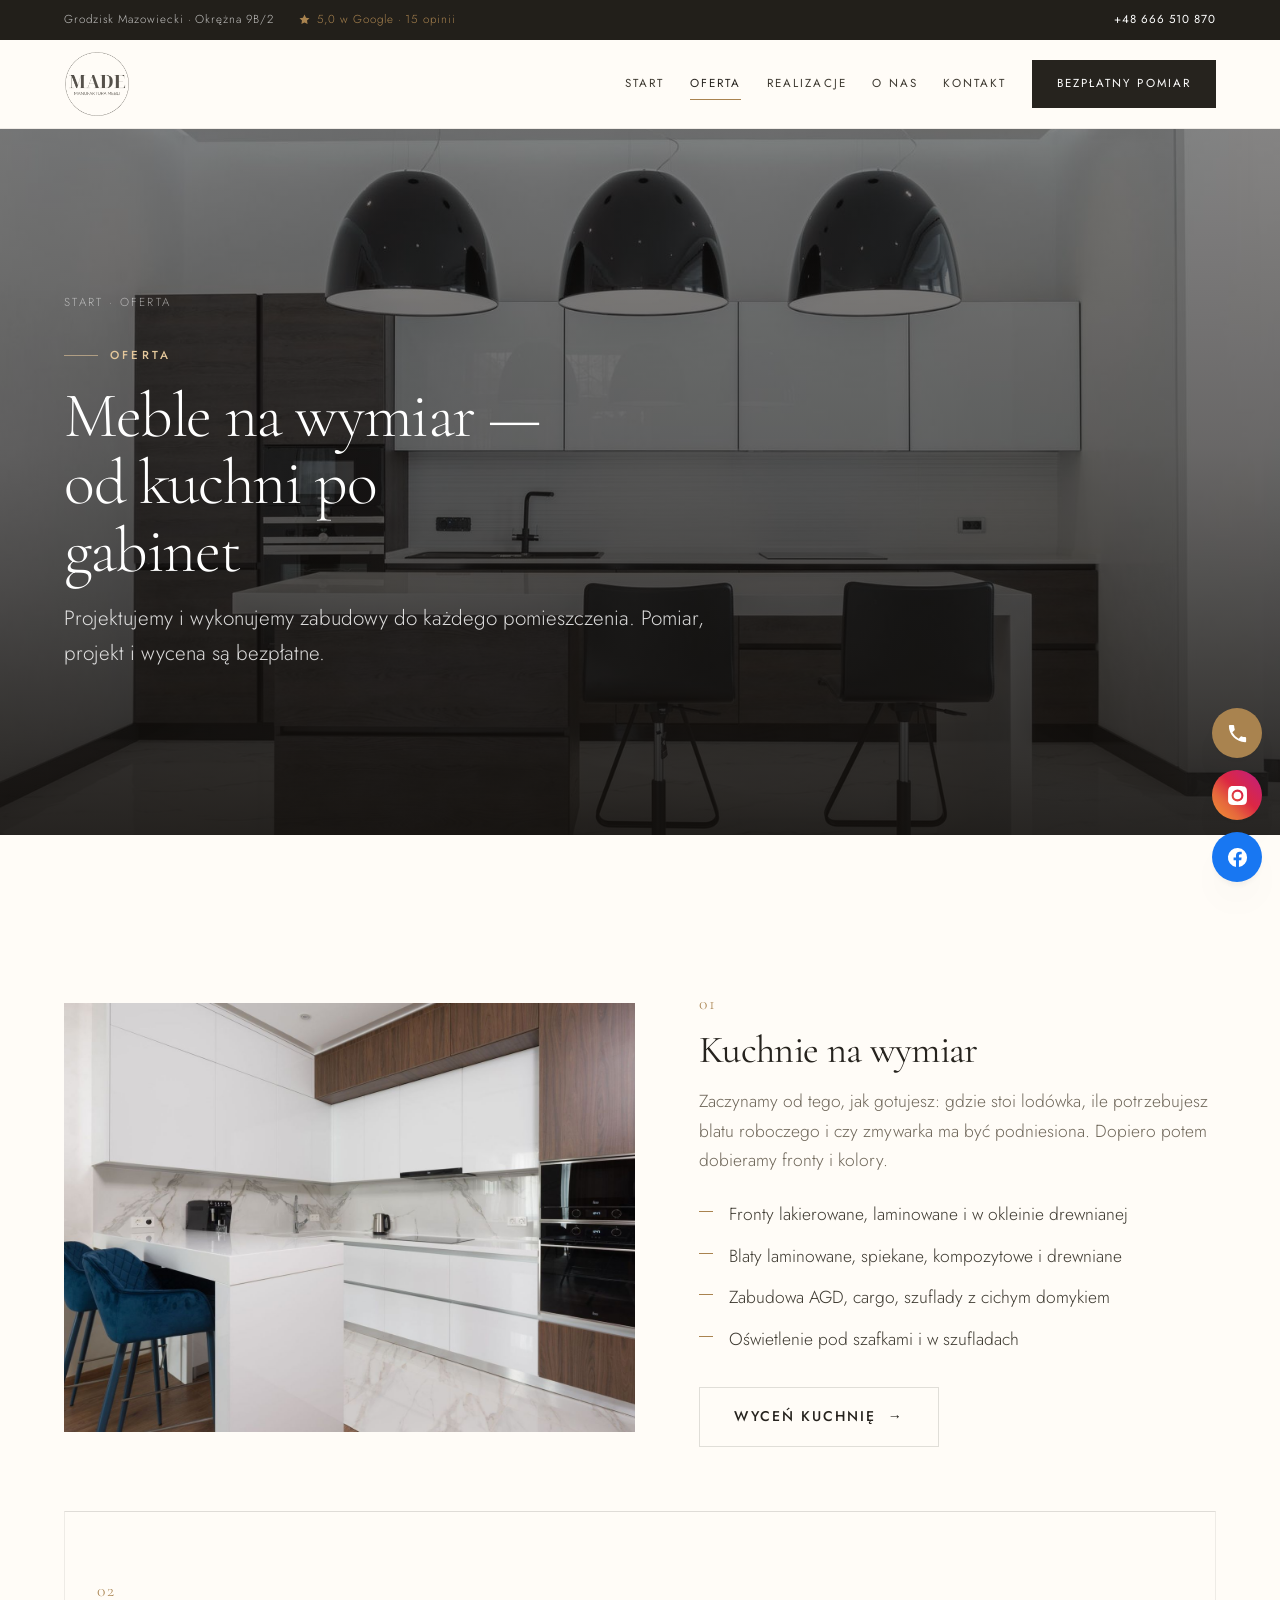
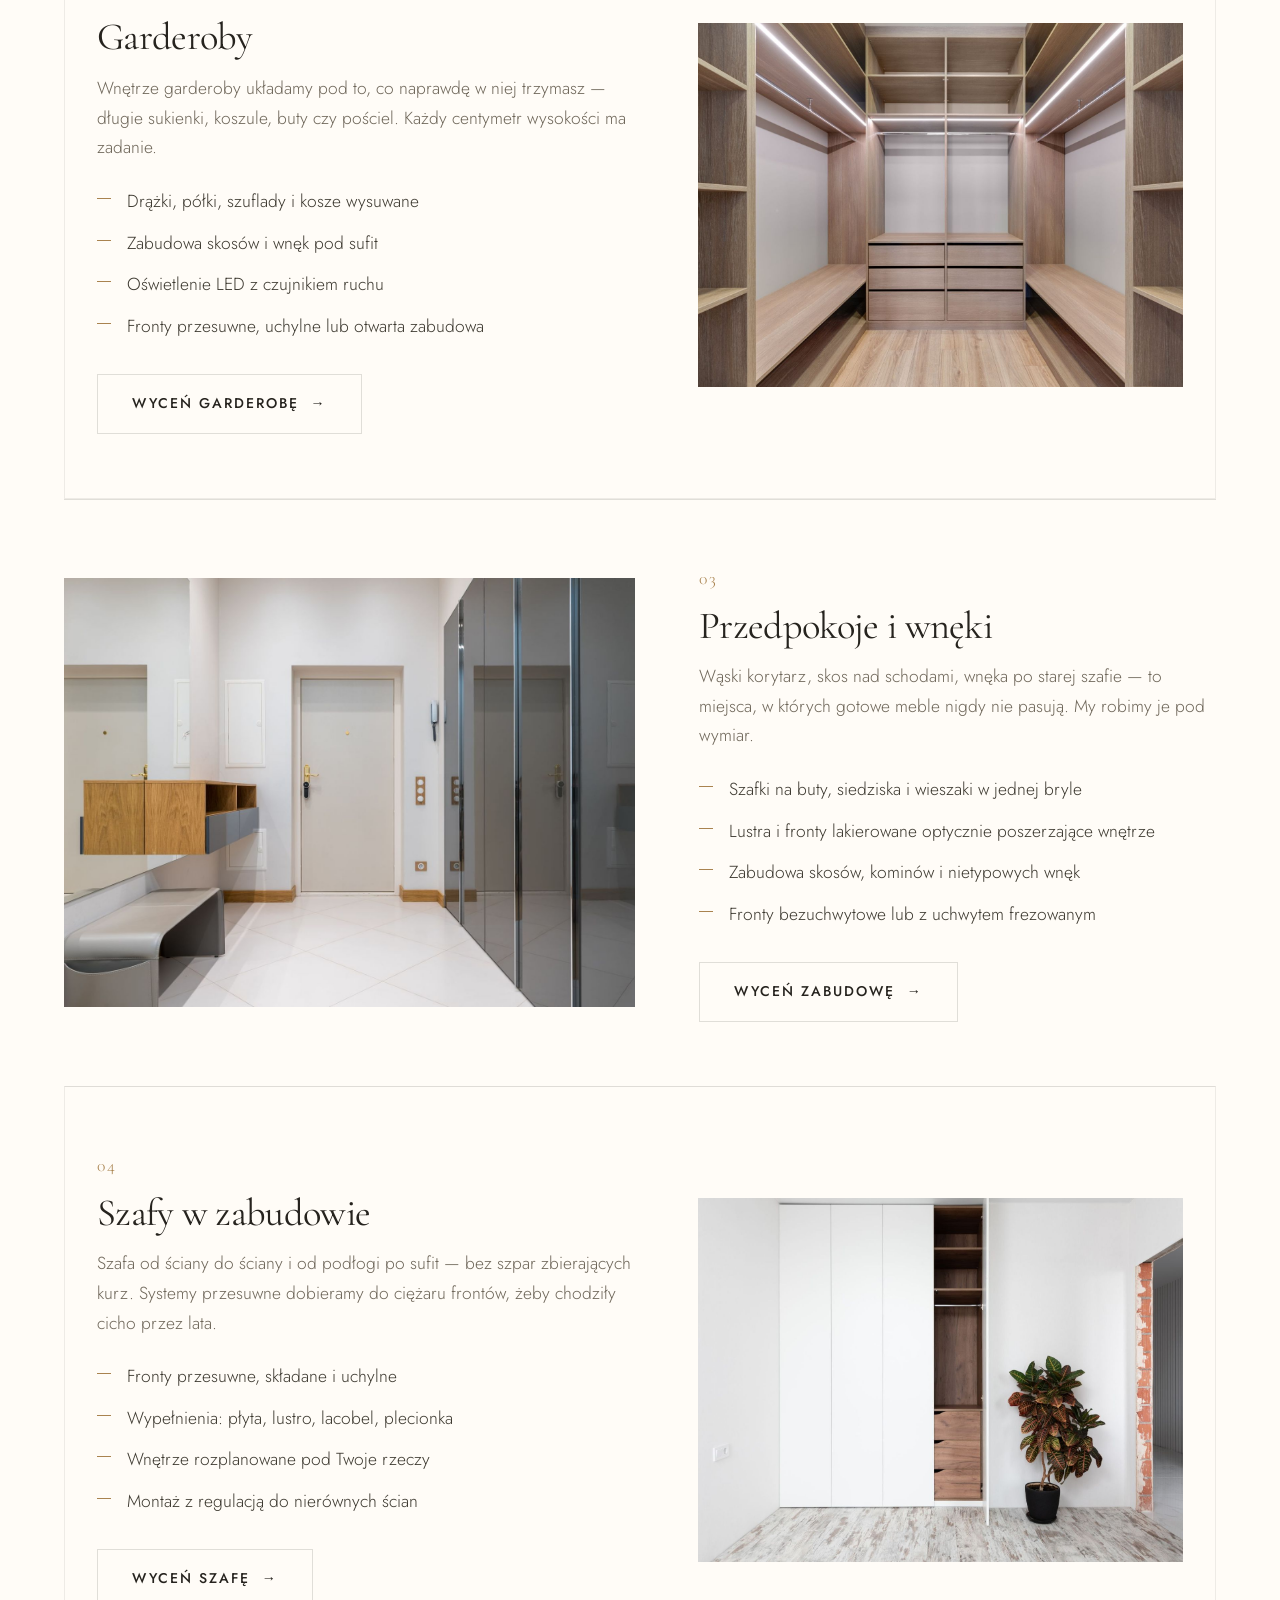
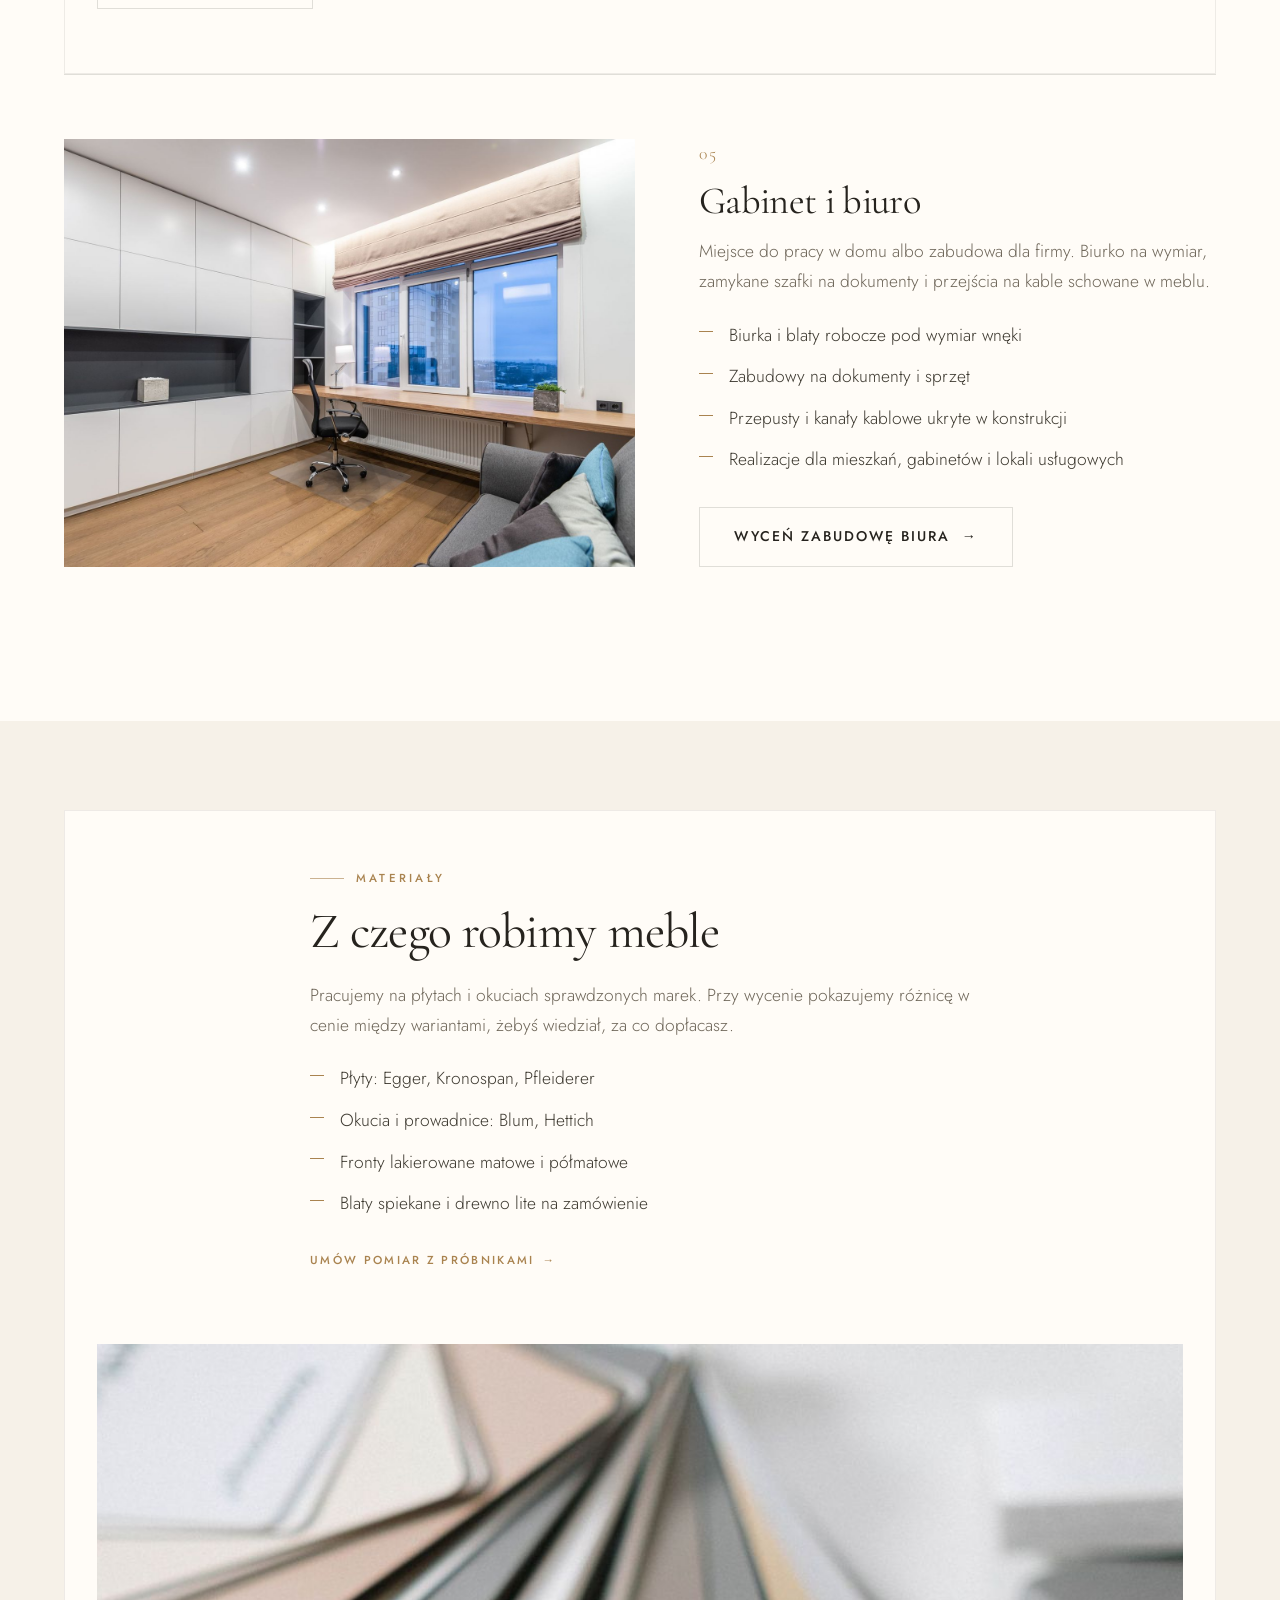
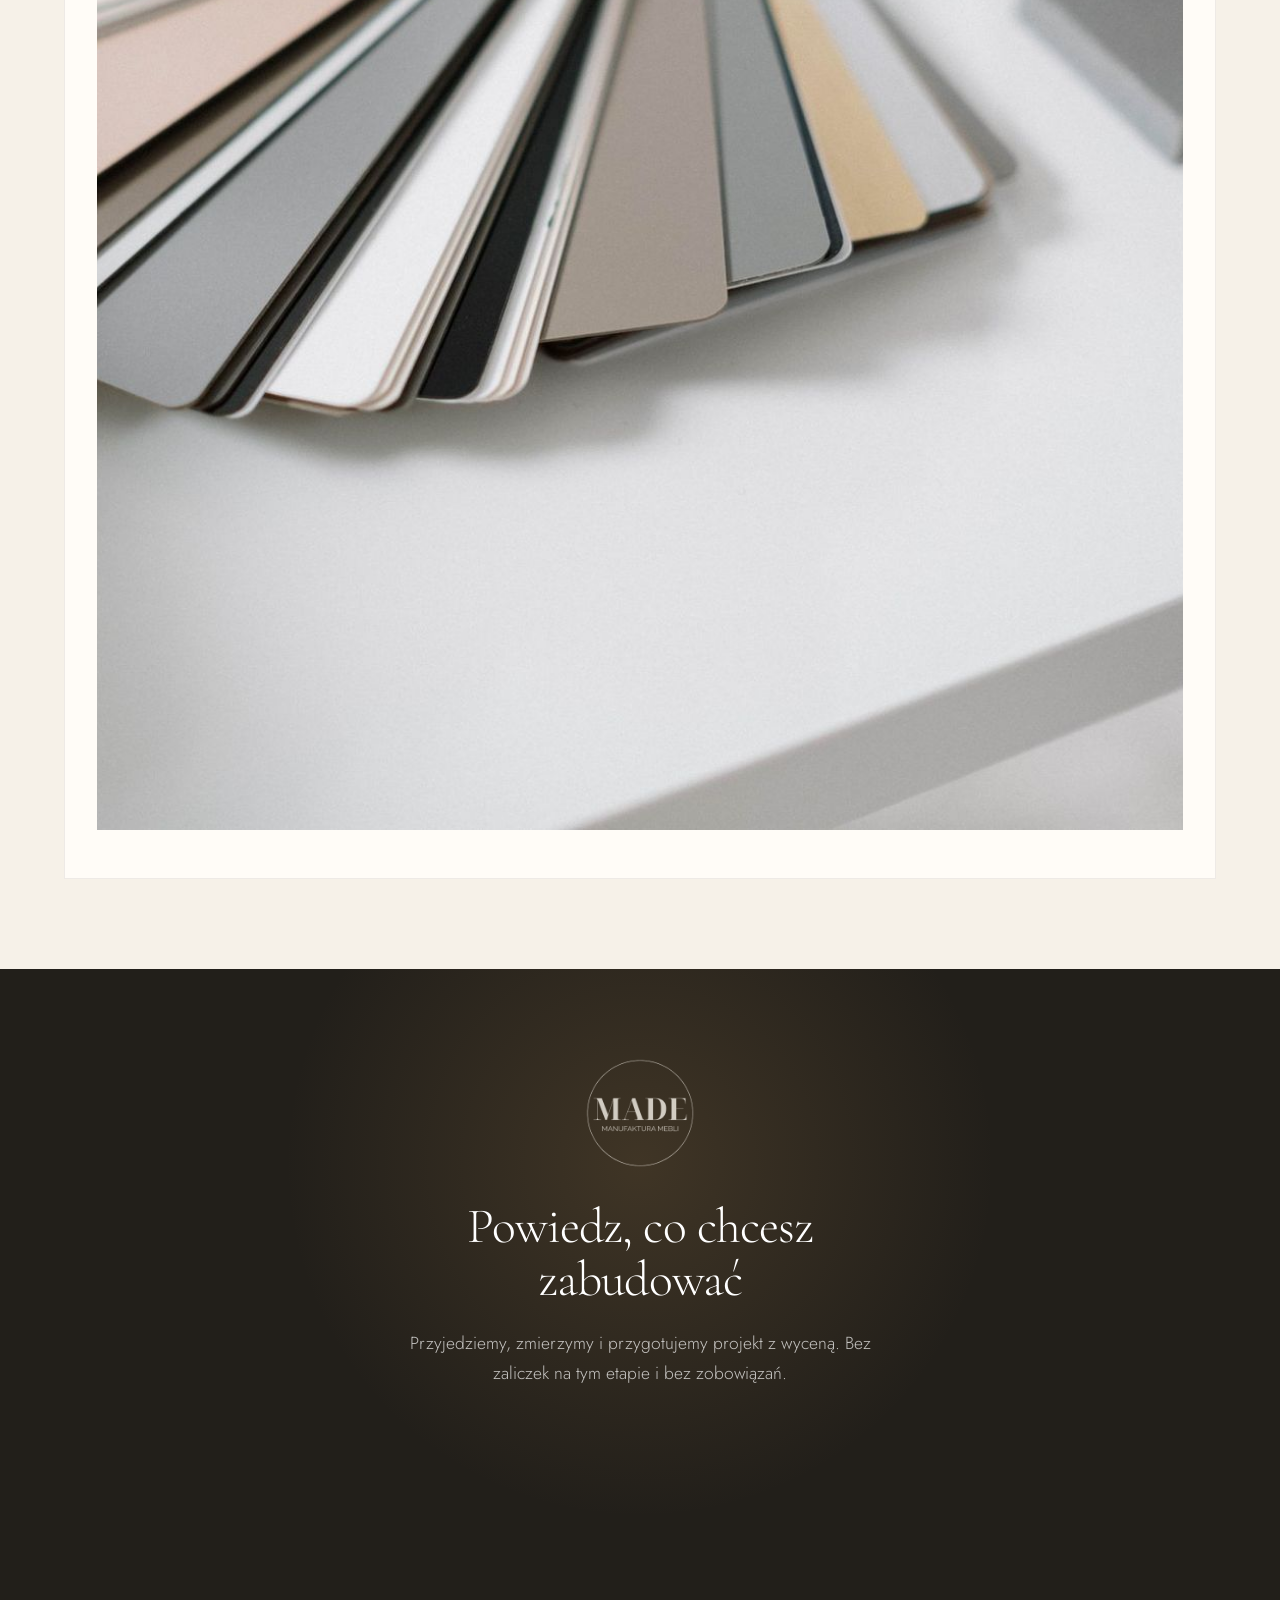
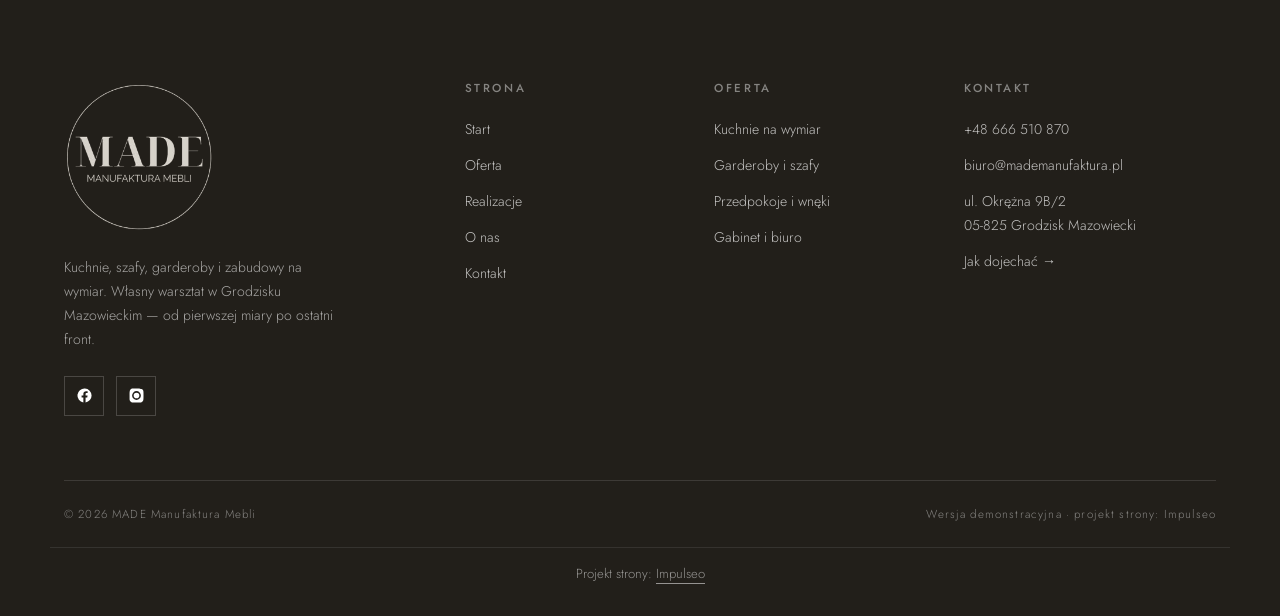
<file: oferta.html>
<!DOCTYPE html>
<html lang="pl">
<head>
<meta charset="UTF-8">
<meta name="viewport" content="width=device-width, initial-scale=1.0">
<title>Oferta — kuchnie, garderoby i zabudowy na wymiar | MADE Manufaktura Mebli</title>
<meta name="description" content="Kuchnie na wymiar, garderoby, szafy w zabudowie, przedpokoje i meble biurowe. MADE Manufaktura Mebli — Grodzisk Mazowiecki. Pomiar i projekt bezpłatnie.">
<link rel="icon" href="img/favicon-32.png" sizes="32x32">
<link rel="apple-touch-icon" href="img/apple-touch-icon.png">
<link rel="preconnect" href="https://fonts.googleapis.com">
<link rel="preconnect" href="https://fonts.gstatic.com" crossorigin>
<link href="https://fonts.googleapis.com/css2?family=Cormorant+Garamond:ital,wght@0,300;0,400;0,500;0,600;1,300;1,400&family=Jost:wght@300;400;500&display=swap" rel="stylesheet">
<link rel="stylesheet" href="assets/styles.css?v=2">
</head>
<body>

<div class="topbar">
  <div class="wrap">
    <div class="tb-left">
      <span class="tb-hide">Grodzisk Mazowiecki · Okrężna 9B/2</span>
      <span class="tb-rate"><svg viewBox="0 0 24 24" fill="currentColor" aria-hidden="true"><path d="M12 2.8l2.85 5.8 6.4.93-4.63 4.5 1.1 6.37L12 17.4l-5.72 3 1.1-6.37-4.63-4.5 6.4-.93L12 2.8Z"/></svg> 5,0 w Google · 15 opinii</span>
    </div>
    <div><a href="tel:+48666510870"><b>+48 666 510 870</b></a></div>
  </div>
</div>

<header class="nav">
  <div class="wrap nav-inner">
    <a class="brand" href="index.html" aria-label="MADE Manufaktura Mebli — strona główna">
      <img src="img/logo-dark.png" alt="MADE Manufaktura Mebli">
    </a>
    <nav class="nav-links">
      <a href="index.html">Start</a>
      <a href="oferta.html" class="active">Oferta</a>
      <a href="realizacje.html">Realizacje</a>
      <a href="o-nas.html">O nas</a>
      <a href="kontakt.html">Kontakt</a>
      <a href="kontakt.html" class="btn btn-primary btn-sm">Bezpłatny pomiar</a>
    </nav>
    <button class="nav-toggle" aria-label="Menu"><span></span><span></span><span></span></button>
  </div>
</header>

<section class="pagehead">
  <img src="img/g2.jpg" alt="Kuchnia na wymiar z wyspą">
  <div class="wrap">
    <div class="crumbs"><a href="index.html">Start</a> · Oferta</div>
    <span class="eyebrow">Oferta</span>
    <h1>Meble na wymiar — od kuchni po gabinet</h1>
    <p>Projektujemy i wykonujemy zabudowy do każdego pomieszczenia. Pomiar, projekt i wycena są bezpłatne.</p>
  </div>
</section>

<section>
  <div class="wrap">

    <div class="offer-row reveal" id="kuchnie">
      <div class="offer-art"><img src="img/g3.jpg" alt="Kuchnia na wymiar z barkiem" loading="lazy"></div>
      <div class="offer-copy">
        <span class="num">01</span>
        <h2>Kuchnie na wymiar</h2>
        <p class="muted">Zaczynamy od tego, jak gotujesz: gdzie stoi lodówka, ile potrzebujesz blatu roboczego i czy zmywarka ma być podniesiona. Dopiero potem dobieramy fronty i kolory.</p>
        <ul class="ticks">
          <li>Fronty lakierowane, laminowane i w okleinie drewnianej</li>
          <li>Blaty laminowane, spiekane, kompozytowe i drewniane</li>
          <li>Zabudowa AGD, cargo, szuflady z cichym domykiem</li>
          <li>Oświetlenie pod szafkami i w szufladach</li>
        </ul>
        <a href="kontakt.html" class="btn btn-ghost" style="margin-top:var(--s6)">Wyceń kuchnię <span class="arr">→</span></a>
      </div>
    </div>

    <div class="offer-row rev reveal" id="garderoby">
      <div class="offer-art"><img src="img/g5.jpg" alt="Garderoba na wymiar w jasnym drewnie" loading="lazy"></div>
      <div class="offer-copy">
        <span class="num">02</span>
        <h2>Garderoby</h2>
        <p class="muted">Wnętrze garderoby układamy pod to, co naprawdę w niej trzymasz — długie sukienki, koszule, buty czy pościel. Każdy centymetr wysokości ma zadanie.</p>
        <ul class="ticks">
          <li>Drążki, półki, szuflady i kosze wysuwane</li>
          <li>Zabudowa skosów i wnęk pod sufit</li>
          <li>Oświetlenie LED z czujnikiem ruchu</li>
          <li>Fronty przesuwne, uchylne lub otwarta zabudowa</li>
        </ul>
        <a href="kontakt.html" class="btn btn-ghost" style="margin-top:var(--s6)">Wyceń garderobę <span class="arr">→</span></a>
      </div>
    </div>

    <div class="offer-row reveal" id="zabudowy">
      <div class="offer-art"><img src="img/g12.jpg" alt="Zabudowa przedpokoju na wymiar" loading="lazy"></div>
      <div class="offer-copy">
        <span class="num">03</span>
        <h2>Przedpokoje i wnęki</h2>
        <p class="muted">Wąski korytarz, skos nad schodami, wnęka po starej szafie — to miejsca, w których gotowe meble nigdy nie pasują. My robimy je pod wymiar.</p>
        <ul class="ticks">
          <li>Szafki na buty, siedziska i wieszaki w jednej bryle</li>
          <li>Lustra i fronty lakierowane optycznie poszerzające wnętrze</li>
          <li>Zabudowa skosów, kominów i nietypowych wnęk</li>
          <li>Fronty bezuchwytowe lub z uchwytem frezowanym</li>
        </ul>
        <a href="kontakt.html" class="btn btn-ghost" style="margin-top:var(--s6)">Wyceń zabudowę <span class="arr">→</span></a>
      </div>
    </div>

    <div class="offer-row rev reveal" id="szafy">
      <div class="offer-art"><img src="img/g8.jpg" alt="Szafa w zabudowie z frontami przesuwnymi" loading="lazy"></div>
      <div class="offer-copy">
        <span class="num">04</span>
        <h2>Szafy w zabudowie</h2>
        <p class="muted">Szafa od ściany do ściany i od podłogi po sufit — bez szpar zbierających kurz. Systemy przesuwne dobieramy do ciężaru frontów, żeby chodziły cicho przez lata.</p>
        <ul class="ticks">
          <li>Fronty przesuwne, składane i uchylne</li>
          <li>Wypełnienia: płyta, lustro, lacobel, plecionka</li>
          <li>Wnętrze rozplanowane pod Twoje rzeczy</li>
          <li>Montaż z regulacją do nierównych ścian</li>
        </ul>
        <a href="kontakt.html" class="btn btn-ghost" style="margin-top:var(--s6)">Wyceń szafę <span class="arr">→</span></a>
      </div>
    </div>

    <div class="offer-row reveal" id="biuro">
      <div class="offer-art"><img src="img/g9.jpg" alt="Zabudowa gabinetu z biurkiem na wymiar" loading="lazy"></div>
      <div class="offer-copy">
        <span class="num">05</span>
        <h2>Gabinet i biuro</h2>
        <p class="muted">Miejsce do pracy w domu albo zabudowa dla firmy. Biurko na wymiar, zamykane szafki na dokumenty i przejścia na kable schowane w meblu.</p>
        <ul class="ticks">
          <li>Biurka i blaty robocze pod wymiar wnęki</li>
          <li>Zabudowy na dokumenty i sprzęt</li>
          <li>Przepusty i kanały kablowe ukryte w konstrukcji</li>
          <li>Realizacje dla mieszkań, gabinetów i lokali usługowych</li>
        </ul>
        <a href="kontakt.html" class="btn btn-ghost" style="margin-top:var(--s6)">Wyceń zabudowę biura <span class="arr">→</span></a>
      </div>
    </div>

  </div>
</section>

<section class="process">
  <div class="wrap split rev">
    <div class="split-art reveal">
      <div class="ph" style="aspect-ratio:1/1"><img src="img/about.jpg" alt="Próbniki dekorów meblowych" loading="lazy"></div>
    </div>
    <div class="split-copy reveal d1">
      <span class="eyebrow">Materiały</span>
      <h2>Z czego robimy meble</h2>
      <p class="muted">Pracujemy na płytach i okuciach sprawdzonych marek. Przy wycenie pokazujemy różnicę w cenie między wariantami, żebyś wiedział, za co dopłacasz.</p>
      <ul class="ticks">
        <li>Płyty: Egger, Kronospan, Pfleiderer</li>
        <li>Okucia i prowadnice: Blum, Hettich</li>
        <li>Fronty lakierowane matowe i półmatowe</li>
        <li>Blaty spiekane i drewno lite na zamówienie</li>
      </ul>
      <a href="kontakt.html" class="link-more">Umów pomiar z próbnikami <span class="arr">→</span></a>
    </div>
  </div>
</section>

<section class="cta">
  <div class="wrap">
    <img class="cta-logo reveal" src="img/logo-light.png" alt="">
    <h2 class="reveal">Powiedz, co chcesz zabudować</h2>
    <p class="reveal d1">Przyjedziemy, zmierzymy i przygotujemy projekt z wyceną. Bez zaliczek na tym etapie i bez zobowiązań.</p>
    <div class="cta-actions reveal d2">
      <a href="tel:+48666510870" class="btn btn-light">+48 666 510 870</a>
      <a href="kontakt.html" class="btn btn-outline-light">Napisz do nas <span class="arr">→</span></a>
    </div>
  </div>
</section>

<footer>
  <div class="wrap">
    <div class="foot-grid">
      <div class="foot-brand">
        <img src="img/logo-light.png" alt="MADE Manufaktura Mebli">
        <p>Kuchnie, szafy, garderoby i zabudowy na wymiar. Własny warsztat w Grodzisku Mazowieckim — od pierwszej miary po ostatni front.</p>
        <div class="foot-social">
          <a href="https://www.facebook.com/MadeManufakturaMebli" target="_blank" rel="noopener" aria-label="Facebook"><svg viewBox="0 0 24 24" fill="currentColor"><path d="M22 12a10 10 0 10-11.6 9.9v-7H7.9V12h2.5V9.8c0-2.5 1.5-3.9 3.8-3.9 1.1 0 2.2.2 2.2.2v2.5h-1.3c-1.2 0-1.6.8-1.6 1.6V12h2.8l-.4 2.9h-2.4v7A10 10 0 0022 12z"/></svg></a>
          <a href="https://www.instagram.com/made.furniture/" target="_blank" rel="noopener" aria-label="Instagram"><svg viewBox="0 0 24 24" fill="currentColor"><path d="M12 2.2c3.2 0 3.6 0 4.9.1 1.2.1 1.8.3 2.2.4.5.2 1 .5 1.4.9.4.4.7.8.9 1.4.2.4.4 1 .4 2.2.1 1.3.1 1.6.1 4.8s0 3.6-.1 4.9c-.1 1.2-.3 1.8-.4 2.2-.2.5-.5 1-.9 1.4-.4.4-.8.7-1.4.9-.4.2-1 .4-2.2.4-1.3.1-1.6.1-4.9.1s-3.6 0-4.9-.1c-1.2-.1-1.8-.3-2.2-.4a3.8 3.8 0 01-1.4-.9 3.8 3.8 0 01-.9-1.4c-.2-.4-.4-1-.4-2.2C2.2 15.6 2.2 15.2 2.2 12s0-3.6.1-4.9c.1-1.2.3-1.8.4-2.2.2-.5.5-1 .9-1.4.4-.4.8-.7 1.4-.9.4-.2 1-.4 2.2-.4C8.4 2.2 8.8 2.2 12 2.2zm0 3.6a6.2 6.2 0 100 12.4 6.2 6.2 0 000-12.4zm0 10.2a4 4 0 110-8 4 4 0 010 8zm6.4-10.4a1.4 1.4 0 11-2.9 0 1.4 1.4 0 012.9 0z"/></svg></a>
        </div>
      </div>
      <div class="foot-col">
        <h4>Strona</h4>
        <a href="index.html">Start</a>
        <a href="oferta.html">Oferta</a>
        <a href="realizacje.html">Realizacje</a>
        <a href="o-nas.html">O nas</a>
        <a href="kontakt.html">Kontakt</a>
      </div>
      <div class="foot-col">
        <h4>Oferta</h4>
        <a href="oferta.html#kuchnie">Kuchnie na wymiar</a>
        <a href="oferta.html#garderoby">Garderoby i szafy</a>
        <a href="oferta.html#zabudowy">Przedpokoje i wnęki</a>
        <a href="oferta.html#biuro">Gabinet i biuro</a>
      </div>
      <div class="foot-col">
        <h4>Kontakt</h4>
        <a href="tel:+48666510870">+48 666 510 870</a>
        <a href="mailto:biuro@mademanufaktura.pl">biuro@mademanufaktura.pl</a>
        <p>ul. Okrężna 9B/2<br>05-825 Grodzisk Mazowiecki</p>
        <a href="https://maps.app.goo.gl/CRPHok8qt2cSc8wXA" target="_blank" rel="noopener">Jak dojechać →</a>
      </div>
    </div>
    <div class="foot-bot">
      <span>© 2026 MADE Manufaktura Mebli</span>
      <span>Wersja demonstracyjna · projekt strony: Impulseo</span>
    </div>
  </div>

  <p class="impulseo-credit" style="margin:1.4rem auto 0;padding:1rem 1.2rem 0;max-width:1180px;text-align:center;font-size:.82rem;line-height:1.5;opacity:.72;grid-column:1/-1;flex-basis:100%;width:100%;border-top:1px solid rgba(128,128,128,.28)">Projekt strony: <a href="https://impulseo.pl" target="_blank" rel="noopener" style="color:inherit;text-decoration:none;border-bottom:1px solid currentColor">Impulseo</a></p>
</footer>

<div class="float">
  <a class="f-tel" href="tel:+48666510870" aria-label="Zadzwoń"><span class="tip">Zadzwoń</span><svg viewBox="0 0 24 24" fill="currentColor"><path d="M6.6 10.8a15.1 15.1 0 006.6 6.6l2.2-2.2c.3-.3.7-.4 1-.2 1.2.4 2.4.6 3.6.6.6 0 1 .4 1 1V20c0 .6-.4 1-1 1A17 17 0 013 4c0-.6.4-1 1-1h3.5c.6 0 1 .4 1 1 0 1.3.2 2.5.6 3.6.1.4 0 .8-.2 1l-2.3 2.2z"/></svg></a>
  <a class="f-ig" href="https://www.instagram.com/made.furniture/" target="_blank" rel="noopener" aria-label="Instagram"><span class="tip">Instagram</span><svg viewBox="0 0 24 24" fill="currentColor"><path d="M12 2.2c3.2 0 3.6 0 4.9.1 1.2.1 1.8.3 2.2.4.5.2 1 .5 1.4.9.4.4.7.8.9 1.4.2.4.4 1 .4 2.2.1 1.3.1 1.6.1 4.8s0 3.6-.1 4.9c-.1 1.2-.3 1.8-.4 2.2-.2.5-.5 1-.9 1.4-.4.4-.8.7-1.4.9-.4.2-1 .4-2.2.4-1.3.1-1.6.1-4.9.1s-3.6 0-4.9-.1c-1.2-.1-1.8-.3-2.2-.4a3.8 3.8 0 01-1.4-.9 3.8 3.8 0 01-.9-1.4c-.2-.4-.4-1-.4-2.2C2.2 15.6 2.2 15.2 2.2 12s0-3.6.1-4.9c.1-1.2.3-1.8.4-2.2.2-.5.5-1 .9-1.4.4-.4.8-.7 1.4-.9.4-.2 1-.4 2.2-.4C8.4 2.2 8.8 2.2 12 2.2zm0 3.6a6.2 6.2 0 100 12.4 6.2 6.2 0 000-12.4zm0 10.2a4 4 0 110-8 4 4 0 010 8zm6.4-10.4a1.4 1.4 0 11-2.9 0 1.4 1.4 0 012.9 0z"/></svg></a>
  <a class="f-fb" href="https://www.facebook.com/MadeManufakturaMebli" target="_blank" rel="noopener" aria-label="Facebook"><span class="tip">Facebook</span><svg viewBox="0 0 24 24" fill="currentColor"><path d="M22 12a10 10 0 10-11.6 9.9v-7H7.9V12h2.5V9.8c0-2.5 1.5-3.9 3.8-3.9 1.1 0 2.2.2 2.2.2v2.5h-1.3c-1.2 0-1.6.8-1.6 1.6V12h2.8l-.4 2.9h-2.4v7A10 10 0 0022 12z"/></svg></a>
</div>

<script src="assets/main.js?v=2"></script>
</body>
</html>
</file>
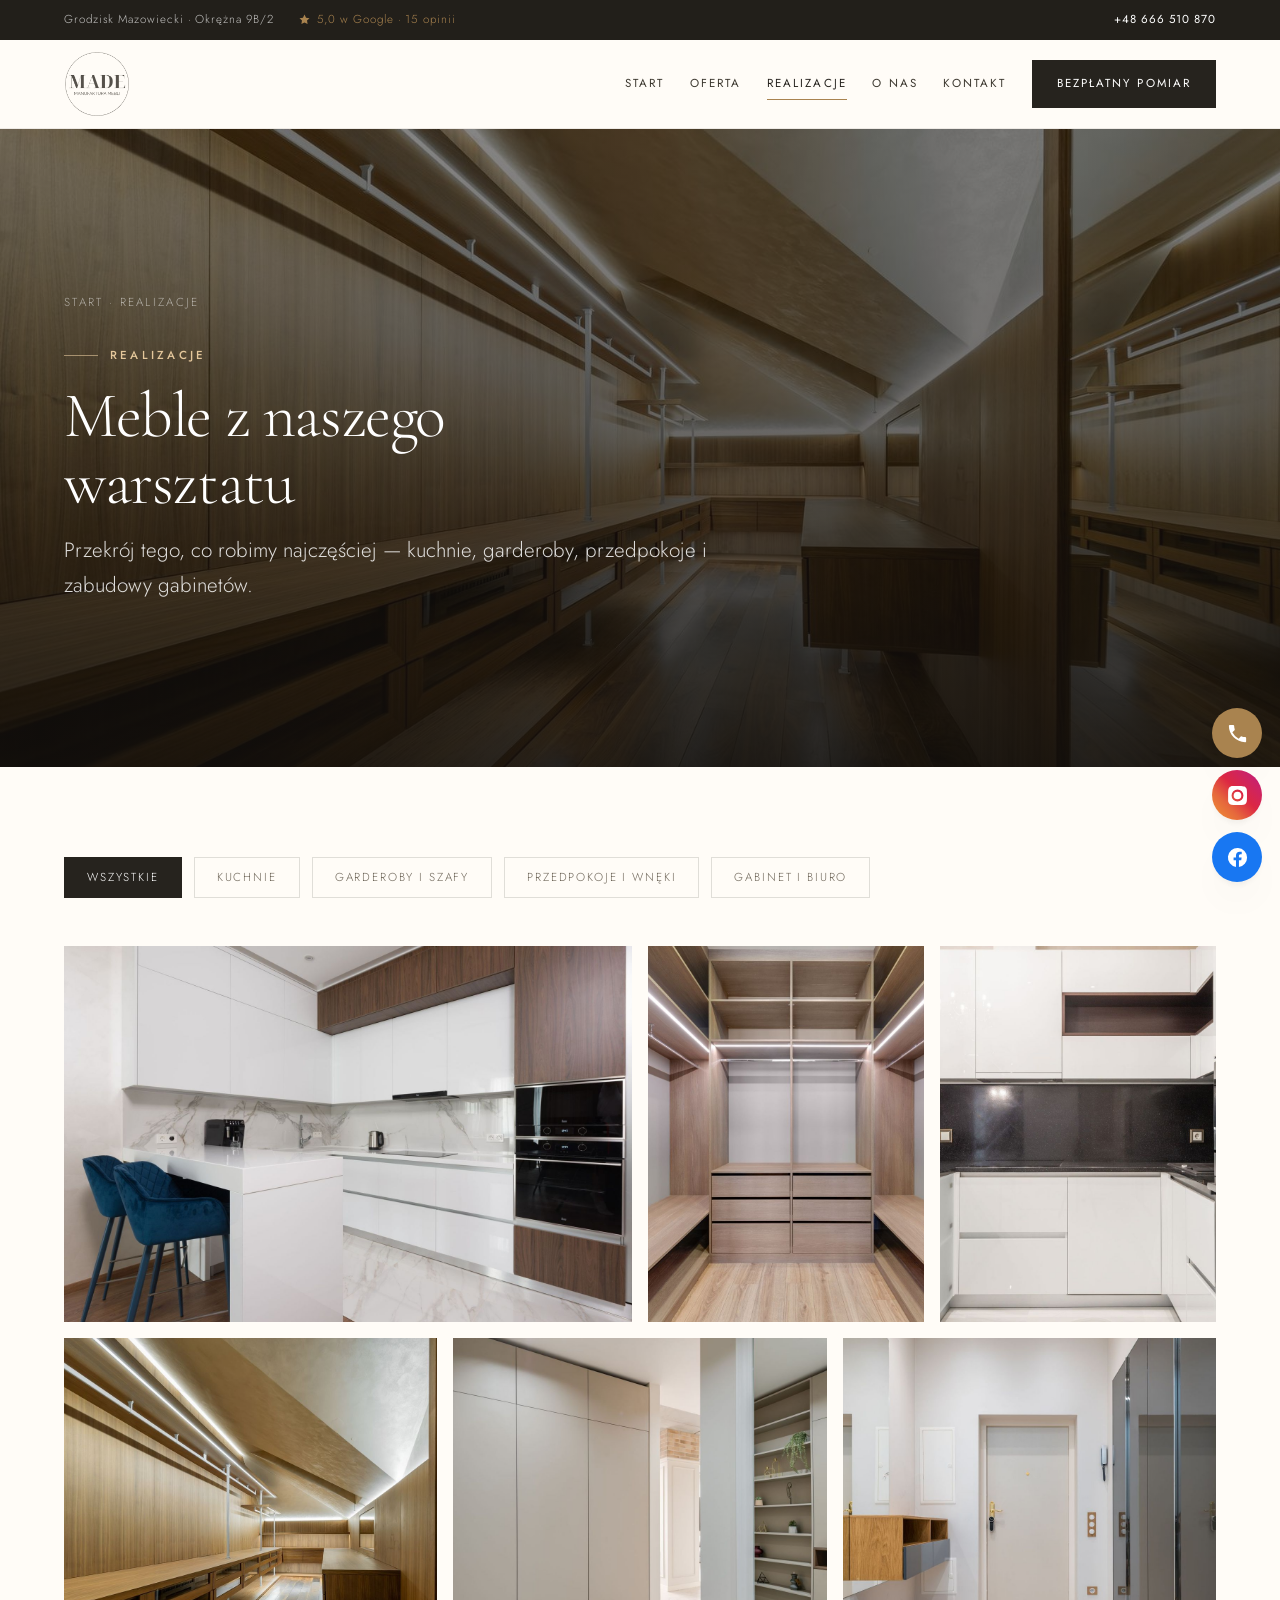
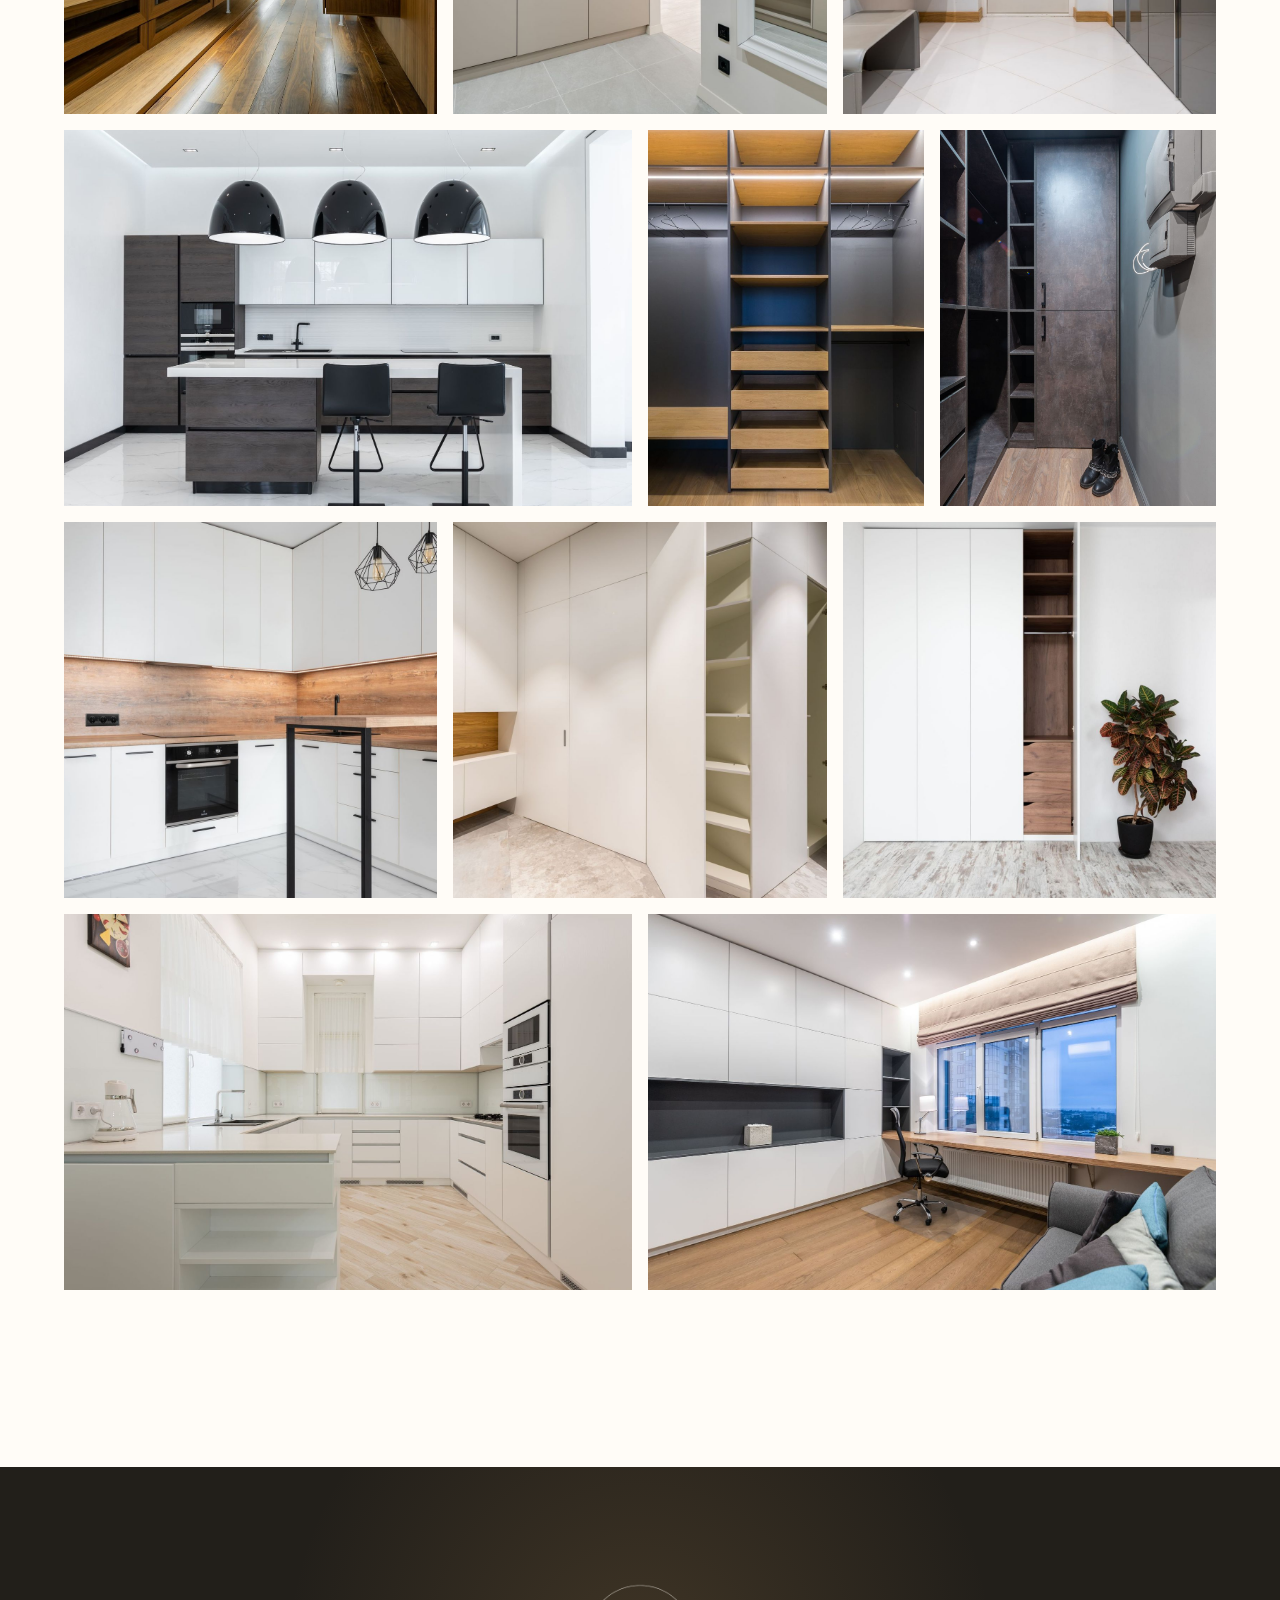
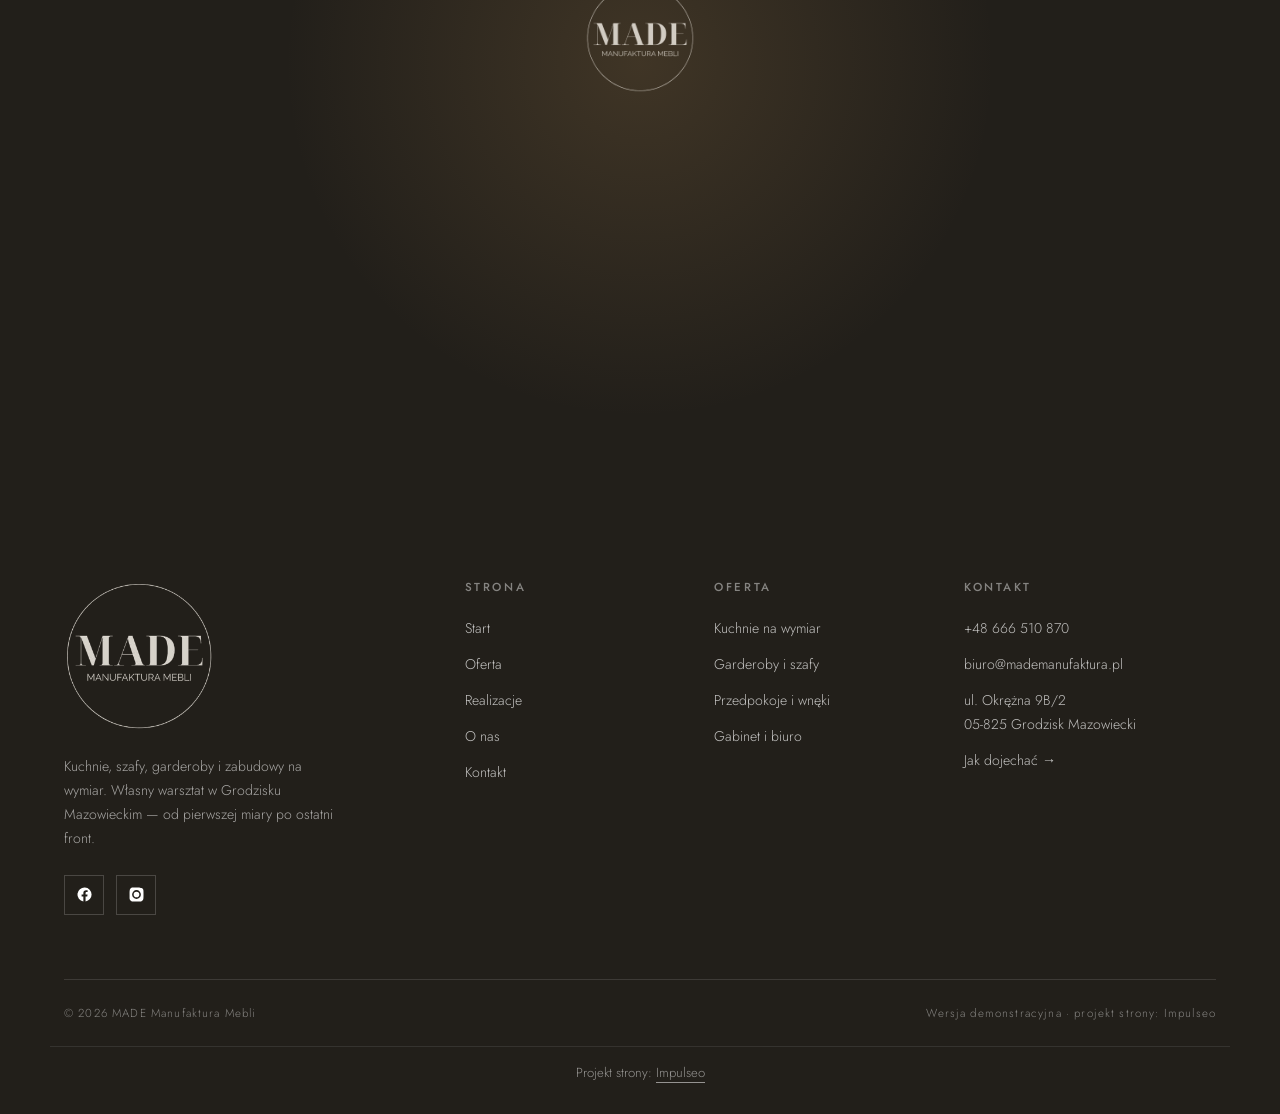
<file: realizacje.html>
<!DOCTYPE html>
<html lang="pl">
<head>
<meta charset="UTF-8">
<meta name="viewport" content="width=device-width, initial-scale=1.0">
<title>Realizacje — meble na wymiar Grodzisk Mazowiecki | MADE Manufaktura Mebli</title>
<meta name="description" content="Galeria realizacji MADE Manufaktura Mebli: kuchnie, garderoby, szafy w zabudowie, przedpokoje i zabudowy gabinetów. Grodzisk Mazowiecki i okolice.">
<link rel="icon" href="img/favicon-32.png" sizes="32x32">
<link rel="apple-touch-icon" href="img/apple-touch-icon.png">
<link rel="preconnect" href="https://fonts.googleapis.com">
<link rel="preconnect" href="https://fonts.gstatic.com" crossorigin>
<link href="https://fonts.googleapis.com/css2?family=Cormorant+Garamond:ital,wght@0,300;0,400;0,500;0,600;1,300;1,400&family=Jost:wght@300;400;500&display=swap" rel="stylesheet">
<link rel="stylesheet" href="assets/styles.css?v=2">
</head>
<body>

<div class="topbar">
  <div class="wrap">
    <div class="tb-left">
      <span class="tb-hide">Grodzisk Mazowiecki · Okrężna 9B/2</span>
      <span class="tb-rate"><svg viewBox="0 0 24 24" fill="currentColor" aria-hidden="true"><path d="M12 2.8l2.85 5.8 6.4.93-4.63 4.5 1.1 6.37L12 17.4l-5.72 3 1.1-6.37-4.63-4.5 6.4-.93L12 2.8Z"/></svg> 5,0 w Google · 15 opinii</span>
    </div>
    <div><a href="tel:+48666510870"><b>+48 666 510 870</b></a></div>
  </div>
</div>

<header class="nav">
  <div class="wrap nav-inner">
    <a class="brand" href="index.html" aria-label="MADE Manufaktura Mebli — strona główna">
      <img src="img/logo-dark.png" alt="MADE Manufaktura Mebli">
    </a>
    <nav class="nav-links">
      <a href="index.html">Start</a>
      <a href="oferta.html" >Oferta</a>
      <a href="realizacje.html" class="active">Realizacje</a>
      <a href="o-nas.html">O nas</a>
      <a href="kontakt.html">Kontakt</a>
      <a href="kontakt.html" class="btn btn-primary btn-sm">Bezpłatny pomiar</a>
    </nav>
    <button class="nav-toggle" aria-label="Menu"><span></span><span></span><span></span></button>
  </div>
</header>

<section class="pagehead">
  <img src="img/g11.jpg" alt="Garderoba na wymiar z podświetleniem">
  <div class="wrap">
    <div class="crumbs"><a href="index.html">Start</a> · Realizacje</div>
    <span class="eyebrow">Realizacje</span>
    <h1>Meble z naszego warsztatu</h1>
    <p>Przekrój tego, co robimy najczęściej — kuchnie, garderoby, przedpokoje i zabudowy gabinetów.</p>
  </div>
</section>

<section>
  <div class="wrap">
    <div class="filters reveal">
      <button class="on" data-filter="all">Wszystkie</button>
      <button data-filter="kuchnie">Kuchnie</button>
      <button data-filter="garderoby">Garderoby i szafy</button>
      <button data-filter="zabudowy">Przedpokoje i wnęki</button>
      <button data-filter="biuro">Gabinet i biuro</button>
    </div>
    <div class="gal">
      <div class="gitem g-6 reveal " data-cat="kuchnie"><img src="img/g3.jpg" alt="Kuchnia z barkiem — realizacja MADE Manufaktura Mebli" loading="lazy"><div class="cap"><b>Kuchnia z barkiem</b><span>Fronty lakierowane</span></div></div>
      <div class="gitem g-3 reveal d1" data-cat="garderoby"><img src="img/g5.jpg" alt="Garderoba w jasnym drewnie — realizacja MADE Manufaktura Mebli" loading="lazy"><div class="cap"><b>Garderoba w jasnym drewnie</b><span>Zabudowa wnęki</span></div></div>
      <div class="gitem g-3 reveal d2" data-cat="kuchnie"><img src="img/g13.jpg" alt="Kuchnia w bieli — realizacja MADE Manufaktura Mebli" loading="lazy"><div class="cap"><b>Kuchnia w bieli</b><span>Blat spiekany</span></div></div>
      <div class="gitem g-4 reveal " data-cat="garderoby"><img src="img/g11.jpg" alt="Garderoba z podświetleniem — realizacja MADE Manufaktura Mebli" loading="lazy"><div class="cap"><b>Garderoba z podświetleniem</b><span>Zabudowa skosu</span></div></div>
      <div class="gitem g-4 reveal d1" data-cat="zabudowy"><img src="img/g6.jpg" alt="Zabudowa przedpokoju — realizacja MADE Manufaktura Mebli" loading="lazy"><div class="cap"><b>Zabudowa przedpokoju</b><span>Fronty bezuchwytowe</span></div></div>
      <div class="gitem g-4 reveal d2" data-cat="zabudowy"><img src="img/g12.jpg" alt="Przedpokój z lustrem — realizacja MADE Manufaktura Mebli" loading="lazy"><div class="cap"><b>Przedpokój z lustrem</b><span>Szafa przesuwna</span></div></div>
      <div class="gitem g-6 reveal " data-cat="kuchnie"><img src="img/g2.jpg" alt="Kuchnia z wyspą — realizacja MADE Manufaktura Mebli" loading="lazy"><div class="cap"><b>Kuchnia z wyspą</b><span>Zabudowa AGD</span></div></div>
      <div class="gitem g-3 reveal d1" data-cat="garderoby"><img src="img/g4.jpg" alt="Garderoba otwarta — realizacja MADE Manufaktura Mebli" loading="lazy"><div class="cap"><b>Garderoba otwarta</b><span>Drążki i szuflady</span></div></div>
      <div class="gitem g-3 reveal d2" data-cat="garderoby"><img src="img/g10.jpg" alt="Szafa wnękowa — realizacja MADE Manufaktura Mebli" loading="lazy"><div class="cap"><b>Szafa wnękowa</b><span>Ciemny dekor</span></div></div>
      <div class="gitem g-4 reveal " data-cat="kuchnie"><img src="img/g1.jpg" alt="Kuchnia narożna — realizacja MADE Manufaktura Mebli" loading="lazy"><div class="cap"><b>Kuchnia narożna</b><span>Blat drewniany</span></div></div>
      <div class="gitem g-4 reveal d1" data-cat="zabudowy"><img src="img/g7.jpg" alt="Zabudowa wnęki — realizacja MADE Manufaktura Mebli" loading="lazy"><div class="cap"><b>Zabudowa wnęki</b><span>Siedzisko i półki</span></div></div>
      <div class="gitem g-4 reveal d2" data-cat="zabudowy"><img src="img/g8.jpg" alt="Szafa w zabudowie — realizacja MADE Manufaktura Mebli" loading="lazy"><div class="cap"><b>Szafa w zabudowie</b><span>Fronty uchylne</span></div></div>
      <div class="gitem g-6 reveal " data-cat="kuchnie"><img src="img/g14.jpg" alt="Kuchnia z wyspą — realizacja MADE Manufaktura Mebli" loading="lazy"><div class="cap"><b>Kuchnia z wyspą</b><span>Fronty bezuchwytowe</span></div></div>
      <div class="gitem g-6 reveal d1" data-cat="biuro"><img src="img/g9.jpg" alt="Zabudowa gabinetu — realizacja MADE Manufaktura Mebli" loading="lazy"><div class="cap"><b>Zabudowa gabinetu</b><span>Biurko na wymiar</span></div></div>
    </div>
    <p class="rev-src reveal" style="margin-top:var(--s7)">Kliknij zdjęcie, aby powiększyć. Pełne albumy z ostatnich montaży pokazujemy przy pomiarze.</p>
  </div>
</section>

<section class="cta">
  <div class="wrap">
    <img class="cta-logo reveal" src="img/logo-light.png" alt="">
    <h2 class="reveal">Podobny mebel u Ciebie?</h2>
    <p class="reveal d1">Powiedz, które rozwiązanie Ci się podoba — przyjedziemy na pomiar i przygotujemy projekt pod Twoje wnętrze.</p>
    <div class="cta-actions reveal d2">
      <a href="tel:+48666510870" class="btn btn-light">+48 666 510 870</a>
      <a href="kontakt.html" class="btn btn-outline-light">Umów pomiar <span class="arr">→</span></a>
    </div>
  </div>
</section>

<footer>
  <div class="wrap">
    <div class="foot-grid">
      <div class="foot-brand">
        <img src="img/logo-light.png" alt="MADE Manufaktura Mebli">
        <p>Kuchnie, szafy, garderoby i zabudowy na wymiar. Własny warsztat w Grodzisku Mazowieckim — od pierwszej miary po ostatni front.</p>
        <div class="foot-social">
          <a href="https://www.facebook.com/MadeManufakturaMebli" target="_blank" rel="noopener" aria-label="Facebook"><svg viewBox="0 0 24 24" fill="currentColor"><path d="M22 12a10 10 0 10-11.6 9.9v-7H7.9V12h2.5V9.8c0-2.5 1.5-3.9 3.8-3.9 1.1 0 2.2.2 2.2.2v2.5h-1.3c-1.2 0-1.6.8-1.6 1.6V12h2.8l-.4 2.9h-2.4v7A10 10 0 0022 12z"/></svg></a>
          <a href="https://www.instagram.com/made.furniture/" target="_blank" rel="noopener" aria-label="Instagram"><svg viewBox="0 0 24 24" fill="currentColor"><path d="M12 2.2c3.2 0 3.6 0 4.9.1 1.2.1 1.8.3 2.2.4.5.2 1 .5 1.4.9.4.4.7.8.9 1.4.2.4.4 1 .4 2.2.1 1.3.1 1.6.1 4.8s0 3.6-.1 4.9c-.1 1.2-.3 1.8-.4 2.2-.2.5-.5 1-.9 1.4-.4.4-.8.7-1.4.9-.4.2-1 .4-2.2.4-1.3.1-1.6.1-4.9.1s-3.6 0-4.9-.1c-1.2-.1-1.8-.3-2.2-.4a3.8 3.8 0 01-1.4-.9 3.8 3.8 0 01-.9-1.4c-.2-.4-.4-1-.4-2.2C2.2 15.6 2.2 15.2 2.2 12s0-3.6.1-4.9c.1-1.2.3-1.8.4-2.2.2-.5.5-1 .9-1.4.4-.4.8-.7 1.4-.9.4-.2 1-.4 2.2-.4C8.4 2.2 8.8 2.2 12 2.2zm0 3.6a6.2 6.2 0 100 12.4 6.2 6.2 0 000-12.4zm0 10.2a4 4 0 110-8 4 4 0 010 8zm6.4-10.4a1.4 1.4 0 11-2.9 0 1.4 1.4 0 012.9 0z"/></svg></a>
        </div>
      </div>
      <div class="foot-col">
        <h4>Strona</h4>
        <a href="index.html">Start</a>
        <a href="oferta.html">Oferta</a>
        <a href="realizacje.html">Realizacje</a>
        <a href="o-nas.html">O nas</a>
        <a href="kontakt.html">Kontakt</a>
      </div>
      <div class="foot-col">
        <h4>Oferta</h4>
        <a href="oferta.html#kuchnie">Kuchnie na wymiar</a>
        <a href="oferta.html#garderoby">Garderoby i szafy</a>
        <a href="oferta.html#zabudowy">Przedpokoje i wnęki</a>
        <a href="oferta.html#biuro">Gabinet i biuro</a>
      </div>
      <div class="foot-col">
        <h4>Kontakt</h4>
        <a href="tel:+48666510870">+48 666 510 870</a>
        <a href="mailto:biuro@mademanufaktura.pl">biuro@mademanufaktura.pl</a>
        <p>ul. Okrężna 9B/2<br>05-825 Grodzisk Mazowiecki</p>
        <a href="https://maps.app.goo.gl/CRPHok8qt2cSc8wXA" target="_blank" rel="noopener">Jak dojechać →</a>
      </div>
    </div>
    <div class="foot-bot">
      <span>© 2026 MADE Manufaktura Mebli</span>
      <span>Wersja demonstracyjna · projekt strony: Impulseo</span>
    </div>
  </div>

  <p class="impulseo-credit" style="margin:1.4rem auto 0;padding:1rem 1.2rem 0;max-width:1180px;text-align:center;font-size:.82rem;line-height:1.5;opacity:.72;grid-column:1/-1;flex-basis:100%;width:100%;border-top:1px solid rgba(128,128,128,.28)">Projekt strony: <a href="https://impulseo.pl" target="_blank" rel="noopener" style="color:inherit;text-decoration:none;border-bottom:1px solid currentColor">Impulseo</a></p>
</footer>

<div class="float">
  <a class="f-tel" href="tel:+48666510870" aria-label="Zadzwoń"><span class="tip">Zadzwoń</span><svg viewBox="0 0 24 24" fill="currentColor"><path d="M6.6 10.8a15.1 15.1 0 006.6 6.6l2.2-2.2c.3-.3.7-.4 1-.2 1.2.4 2.4.6 3.6.6.6 0 1 .4 1 1V20c0 .6-.4 1-1 1A17 17 0 013 4c0-.6.4-1 1-1h3.5c.6 0 1 .4 1 1 0 1.3.2 2.5.6 3.6.1.4 0 .8-.2 1l-2.3 2.2z"/></svg></a>
  <a class="f-ig" href="https://www.instagram.com/made.furniture/" target="_blank" rel="noopener" aria-label="Instagram"><span class="tip">Instagram</span><svg viewBox="0 0 24 24" fill="currentColor"><path d="M12 2.2c3.2 0 3.6 0 4.9.1 1.2.1 1.8.3 2.2.4.5.2 1 .5 1.4.9.4.4.7.8.9 1.4.2.4.4 1 .4 2.2.1 1.3.1 1.6.1 4.8s0 3.6-.1 4.9c-.1 1.2-.3 1.8-.4 2.2-.2.5-.5 1-.9 1.4-.4.4-.8.7-1.4.9-.4.2-1 .4-2.2.4-1.3.1-1.6.1-4.9.1s-3.6 0-4.9-.1c-1.2-.1-1.8-.3-2.2-.4a3.8 3.8 0 01-1.4-.9 3.8 3.8 0 01-.9-1.4c-.2-.4-.4-1-.4-2.2C2.2 15.6 2.2 15.2 2.2 12s0-3.6.1-4.9c.1-1.2.3-1.8.4-2.2.2-.5.5-1 .9-1.4.4-.4.8-.7 1.4-.9.4-.2 1-.4 2.2-.4C8.4 2.2 8.8 2.2 12 2.2zm0 3.6a6.2 6.2 0 100 12.4 6.2 6.2 0 000-12.4zm0 10.2a4 4 0 110-8 4 4 0 010 8zm6.4-10.4a1.4 1.4 0 11-2.9 0 1.4 1.4 0 012.9 0z"/></svg></a>
  <a class="f-fb" href="https://www.facebook.com/MadeManufakturaMebli" target="_blank" rel="noopener" aria-label="Facebook"><span class="tip">Facebook</span><svg viewBox="0 0 24 24" fill="currentColor"><path d="M22 12a10 10 0 10-11.6 9.9v-7H7.9V12h2.5V9.8c0-2.5 1.5-3.9 3.8-3.9 1.1 0 2.2.2 2.2.2v2.5h-1.3c-1.2 0-1.6.8-1.6 1.6V12h2.8l-.4 2.9h-2.4v7A10 10 0 0022 12z"/></svg></a>
</div>


<div class="lb" role="dialog" aria-label="Podgląd zdjęcia">
  <button class="lb-x" aria-label="Zamknij">×</button>
  <button class="lb-prev" aria-label="Poprzednie">‹</button>
  <img alt="">
  <button class="lb-next" aria-label="Następne">›</button>
  <div class="lb-cap"></div>
</div>

<script src="assets/main.js?v=2"></script>
</body>
</html>
</file>
<file: assets/styles.css>
/* ==========================================================================
   MADE — Manufaktura Mebli · Grodzisk Mazowiecki
   Premium demo — paleta wyprowadzona z logo klienta (kremowy beż + grafit).
   Display: Cormorant Garamond · UI: Jost
   ========================================================================== */

:root{
  /* --- kolory --- */
  --paper:#FFFCF7;          /* główne tło */
  --cream:#F6F1E8;          /* sekcje alternatywne */
  --sand:#EAE3D8;           /* wypełnienia, ramki zdjęć */
  --ink:#26231E;            /* tekst główny */
  --ink-2:#3C382F;          /* nagłówki drugorzędne */
  --muted:#6E6659;          /* tekst poboczny */
  --line:rgba(38,35,30,.14);
  --line-soft:rgba(38,35,30,.08);
  --brass:#A9834F;          /* akcent — mosiądz */
  --brass-d:#8A6739;
  --brass-soft:rgba(169,131,79,.12);
  --dark:#221F1A;           /* sekcje ciemne */
  --dark-2:#2C2822;

  /* --- rytm --- */
  --s1:4px; --s2:8px; --s3:12px; --s4:16px; --s5:24px;
  --s6:32px; --s7:48px; --s8:64px; --s9:96px; --s10:128px;

  /* --- typografia --- */
  --t-xs:clamp(.68rem,.66rem + .08vw,.74rem);
  --t-sm:clamp(.82rem,.8rem + .1vw,.9rem);
  --t-base:clamp(1rem,.97rem + .16vw,1.09rem);
  --t-lg:clamp(1.1rem,1.02rem + .34vw,1.32rem);
  --t-h3:clamp(1.3rem,1.14rem + .6vw,1.72rem);
  --t-h2:clamp(1.95rem,1.45rem + 2.1vw,3.1rem);
  --t-h1:clamp(2.4rem,1.6rem + 3.4vw,4.3rem);

  --font-display:"Cormorant Garamond","Times New Roman",serif;
  --font-ui:"Jost","Helvetica Neue",Arial,sans-serif;

  /* --- reszta --- */
  --r-sm:2px; --r-md:6px; --r-lg:14px; --r-pill:999px;
  --ease:cubic-bezier(.22,.61,.36,1);
  --dur:.32s;
  --sh-sm:0 1px 2px rgba(34,31,26,.05), 0 4px 14px -6px rgba(34,31,26,.12);
  --sh-md:0 4px 10px -4px rgba(34,31,26,.1), 0 22px 44px -18px rgba(34,31,26,.24);
  --sh-lg:0 10px 20px -10px rgba(34,31,26,.14), 0 40px 90px -30px rgba(34,31,26,.36);
  --hairline:1px solid var(--line);
  --nav-h:88px;
}

*{box-sizing:border-box;margin:0;padding:0}
html{scroll-behavior:smooth;-webkit-text-size-adjust:100%}
body{
  font-family:var(--font-ui);
  font-size:var(--t-base);
  font-weight:300;
  line-height:1.7;
  color:var(--ink);
  background:var(--paper);
  -webkit-font-smoothing:antialiased;
  overflow-x:hidden;
}
img{max-width:100%;display:block}
a{color:inherit;text-decoration:none}
button{font:inherit;color:inherit}

.wrap{width:min(90%,1260px);margin-inline:auto}
.wrap-narrow{width:min(90%,940px);margin-inline:auto}
section{padding-block:clamp(56px,7vw,120px)}

h1,h2,h3,h4{font-family:var(--font-display);font-weight:400;line-height:1.06;color:var(--ink);letter-spacing:-.01em}
h1{font-size:var(--t-h1);letter-spacing:-.022em}
h2{font-size:var(--t-h2);letter-spacing:-.018em}
h3{font-size:var(--t-h3)}
p{max-width:66ch}
strong{font-weight:500}

/* --- etykieta sekcji --- */
.eyebrow{
  display:inline-flex;align-items:center;gap:var(--s3);
  font-family:var(--font-ui);font-size:var(--t-xs);font-weight:500;
  letter-spacing:.28em;text-transform:uppercase;color:var(--brass);
}
.eyebrow::before{content:"";width:34px;height:1px;background:currentColor;opacity:.6}
.eyebrow.no-rule::before{display:none}

.muted{color:var(--muted)}
.lead{font-size:var(--t-lg);font-weight:300;line-height:1.62;color:var(--ink-2);max-width:54ch}
.head{max-width:52rem;margin-bottom:var(--s8)}
.head.center{margin-inline:auto;text-align:center}
.head.center .eyebrow::before{display:none}
.head .eyebrow{margin-bottom:var(--s4)}
.head h2{margin-bottom:var(--s4)}
.head p{color:var(--muted);font-size:var(--t-lg);line-height:1.6}
.head.center p{margin-inline:auto}

/* ---------- PRZYCISKI ---------- */
.btn{
  display:inline-flex;align-items:center;justify-content:center;gap:var(--s3);
  font-family:var(--font-ui);font-size:var(--t-sm);font-weight:500;
  letter-spacing:.14em;text-transform:uppercase;
  padding:17px 34px;border:1px solid transparent;cursor:pointer;
  transition:background var(--dur) var(--ease),color var(--dur) var(--ease),
             border-color var(--dur) var(--ease),transform var(--dur) var(--ease),
             box-shadow var(--dur) var(--ease);
}
.btn .arr{transition:transform var(--dur) var(--ease)}
.btn:hover .arr{transform:translateX(5px)}
.btn-primary{background:var(--ink);color:#fff}
.btn-primary:hover{background:var(--brass-d);transform:translateY(-2px);box-shadow:var(--sh-md)}
.btn-brass{background:var(--brass);color:#fff}
.btn-brass:hover{background:var(--brass-d);transform:translateY(-2px);box-shadow:var(--sh-md)}
.btn-ghost{background:transparent;color:var(--ink);border-color:var(--line)}
.btn-ghost:hover{border-color:var(--ink);transform:translateY(-2px)}
.btn-light{background:#FFFCF7;color:var(--ink)}
.btn-light:hover{background:#fff;transform:translateY(-2px);box-shadow:var(--sh-md)}
.btn-outline-light{background:transparent;color:#fff;border-color:rgba(255,255,255,.42)}
.btn-outline-light:hover{background:rgba(255,255,255,.1);border-color:#fff;transform:translateY(-2px)}
.btn-sm{padding:12px 24px;font-size:var(--t-xs)}

.link-more{
  display:inline-flex;align-items:center;gap:var(--s2);
  font-size:var(--t-xs);font-weight:500;letter-spacing:.2em;text-transform:uppercase;color:var(--brass);
}
.link-more .arr{transition:transform var(--dur) var(--ease)}
.link-more:hover .arr{transform:translateX(5px)}

/* ---------- PASEK GÓRNY ---------- */
.topbar{
  background:var(--dark);color:rgba(255,255,255,.72);
  font-size:var(--t-xs);letter-spacing:.08em;
}
.topbar .wrap{display:flex;align-items:center;justify-content:space-between;gap:var(--s5);height:40px}
.topbar .tb-left{display:flex;align-items:center;gap:var(--s5)}
.topbar b{color:#fff;font-weight:400}
.topbar a:hover{color:#fff}
.topbar .tb-rate{display:inline-flex;align-items:center;gap:6px;color:var(--brass)}
.topbar .tb-rate svg{width:13px;height:13px}
@media(max-width:860px){.topbar .tb-hide{display:none}}

/* ---------- NAWIGACJA ---------- */
.nav{
  position:sticky;top:0;z-index:60;
  background:color-mix(in srgb,var(--paper) 88%,transparent);
  backdrop-filter:saturate(150%) blur(12px);
  border-bottom:1px solid var(--line-soft);
  transition:box-shadow var(--dur) var(--ease),background var(--dur) var(--ease);
}
.nav.is-stuck{box-shadow:0 10px 30px -22px rgba(34,31,26,.5)}
.nav-inner{display:flex;align-items:center;justify-content:space-between;gap:var(--s5);height:var(--nav-h)}
.brand{display:flex;align-items:center;gap:var(--s4);flex:none}
.brand img{height:66px;width:auto;transition:height var(--dur) var(--ease)}
.nav.is-stuck .brand img{height:54px}
.brand .brand-txt{display:none}
.nav-links{display:flex;align-items:center;gap:clamp(16px,2vw,30px)}
.nav-links>a{
  position:relative;font-size:var(--t-xs);font-weight:400;letter-spacing:.18em;
  text-transform:uppercase;color:var(--ink-2);padding-block:6px;
  transition:color var(--dur) var(--ease);
}
.nav-links>a::after{
  content:"";position:absolute;left:0;bottom:0;width:0;height:1px;
  background:var(--brass);transition:width var(--dur) var(--ease);
}
.nav-links>a:hover,.nav-links>a.active{color:var(--ink)}
.nav-links>a:hover::after,.nav-links>a.active::after{width:100%}
.nav-links .btn{padding:13px 24px}
.nav-links>a.btn-primary,.nav-links>a.btn-brass{color:#fff}
.nav-links>a.btn-primary:hover,.nav-links>a.btn-brass:hover{color:#fff}
.nav-links .btn::after{display:none}
.nav-toggle{display:none;background:none;border:none;cursor:pointer;flex-direction:column;gap:6px;padding:8px}
.nav-toggle span{width:26px;height:1.5px;background:var(--ink);transition:var(--dur)}

/* ---------- HERO ---------- */
.hero{
  position:relative;min-height:clamp(620px,92vh,940px);
  display:flex;align-items:center;justify-content:center;text-align:center;
  overflow:hidden;background:var(--dark);
}
.hero-bg{position:absolute;inset:-2% 0;z-index:0;will-change:transform}
.hero-bg img{width:100%;height:100%;object-fit:cover;object-position:center 62%}
.hero::after{
  content:"";position:absolute;inset:0;z-index:1;
  background:
    radial-gradient(ellipse at 50% 46%,rgba(20,17,13,.42) 0%,rgba(20,17,13,.72) 62%,rgba(16,14,11,.88) 100%),
    linear-gradient(180deg,rgba(18,15,12,.55) 0%,rgba(18,15,12,.25) 38%,rgba(16,14,11,.8) 100%);
}
.hero .wrap{position:relative;z-index:2;padding-block:clamp(40px,6vh,80px)}
.hero-logo{
  width:min(240px,25vh,38vw);margin:0 auto var(--s5);
  filter:drop-shadow(0 18px 46px rgba(0,0,0,.5));
}
.hero h1{color:#fff;font-weight:300;max-width:17ch;margin-inline:auto;font-size:min(var(--t-h1),8.2vh)}
.hero h1 em{font-style:italic;color:#F0DDC0}
.hero .lead{color:rgba(255,255,255,.86);margin:var(--s5) auto 0;max-width:58ch;font-size:min(var(--t-lg),2.9vh)}
.hero-actions{display:flex;flex-wrap:wrap;gap:var(--s4);justify-content:center;margin-top:var(--s6)}
.hero-meta{
  margin-top:var(--s6);display:flex;flex-wrap:wrap;gap:var(--s3) var(--s6);justify-content:center;
  font-size:var(--t-xs);letter-spacing:.2em;text-transform:uppercase;color:rgba(255,255,255,.72);
}
.hero-meta span{display:inline-flex;align-items:center;gap:8px}
.hero-meta svg{width:13px;height:13px;color:var(--brass)}
.hero-scroll{
  position:absolute;left:50%;bottom:26px;transform:translateX(-50%);z-index:2;
  color:rgba(255,255,255,.6);font-size:var(--t-xs);letter-spacing:.24em;text-transform:uppercase;
  display:flex;flex-direction:column;align-items:center;gap:10px;
}
.hero-scroll i{display:block;width:1px;height:46px;background:linear-gradient(rgba(255,255,255,.6),transparent);animation:scrollpulse 2.4s var(--ease) infinite}
@keyframes scrollpulse{0%{opacity:.15;transform:scaleY(.4);transform-origin:top}50%{opacity:.85;transform:scaleY(1);transform-origin:top}100%{opacity:.15;transform:scaleY(.4);transform-origin:top}}
@media(max-height:720px) and (min-width:760px){
  .hero-logo{width:min(180px,21vh,30vw)}
  .hero .wrap{padding-block:32px}
}
@media(max-width:680px){
  .hero{min-height:88vh}
  .hero-scroll{display:none}
}

/* ---------- NAGŁÓWEK PODSTRONY ---------- */
.pagehead{position:relative;min-height:clamp(360px,46vh,520px);display:flex;align-items:flex-end;overflow:hidden;background:var(--dark)}
.pagehead>img{position:absolute;inset:0;width:100%;height:100%;object-fit:cover}
.pagehead::after{content:"";position:absolute;inset:0;background:linear-gradient(180deg,rgba(18,15,12,.5) 0%,rgba(18,15,12,.62) 45%,rgba(18,15,12,.9) 100%)}
.pagehead .wrap{position:relative;z-index:2;padding-block:clamp(40px,6vw,74px);color:#fff}
.pagehead .eyebrow{color:#E4C79B;margin-bottom:var(--s4)}
.pagehead h1{color:#fff;font-weight:300;max-width:16ch;font-size:clamp(2.3rem,1.6rem + 3vw,4rem)}
.pagehead p{color:rgba(255,255,255,.84);margin-top:var(--s4);max-width:58ch;font-size:var(--t-lg)}
.crumbs{font-size:var(--t-xs);letter-spacing:.2em;text-transform:uppercase;color:rgba(255,255,255,.55);margin-bottom:var(--s5)}
.crumbs a:hover{color:#fff}

/* ---------- PASEK LICZB ---------- */
.stats{background:var(--dark);color:#fff}
.stats .wrap{display:grid;grid-template-columns:repeat(4,1fr);gap:var(--s6);padding-block:var(--s8)}
.stat{padding-left:var(--s5);border-left:1px solid rgba(255,255,255,.16);position:relative}
.stat::before{content:"";position:absolute;left:-1px;top:0;width:1px;height:34px;background:var(--brass)}
.stat .k{font-family:var(--font-display);font-size:clamp(1.9rem,1.3rem + 1.7vw,2.8rem);line-height:1;color:#fff}
.stat .k small{font-size:.5em;letter-spacing:.02em;color:var(--brass);margin-left:4px}
.stat .v{font-size:var(--t-sm);font-weight:300;color:rgba(255,255,255,.62);margin-top:var(--s3);line-height:1.5}

/* ---------- SPLIT (obraz + tekst) ---------- */
.split{display:grid;grid-template-columns:1fr 1fr;gap:clamp(30px,5.5vw,88px);align-items:center}
.split.rev .split-art{order:2}
.split-art{position:relative}
.split-art .ph{position:relative;aspect-ratio:4/5;overflow:hidden;background:var(--sand)}
.split-art .ph img{width:100%;height:100%;object-fit:cover;transition:transform 1.2s var(--ease)}
.split-art:hover .ph img{transform:scale(1.04)}
.split-art::after{content:"";position:absolute;inset:auto -18px -18px auto;width:56%;height:56%;border:1px solid var(--brass);opacity:.5;z-index:-1}
.split-art .badge{
  position:absolute;left:-22px;bottom:32px;background:var(--paper);
  padding:var(--s5) var(--s6);box-shadow:var(--sh-md);max-width:230px;
}
.split-art .badge .n{font-family:var(--font-display);font-size:2.2rem;line-height:1;color:var(--brass)}
.split-art .badge .t{font-size:var(--t-xs);letter-spacing:.16em;text-transform:uppercase;color:var(--muted);margin-top:6px}
.split-copy h2{margin-bottom:var(--s5)}
.split-copy .eyebrow{margin-bottom:var(--s4)}
.split-copy p+p{margin-top:var(--s4)}
.split-copy .btn,.split-copy .link-more{margin-top:var(--s6)}
.sign{margin-top:var(--s6);display:flex;align-items:center;gap:var(--s4);border-top:var(--hairline);padding-top:var(--s5)}
.sign .who{font-family:var(--font-display);font-size:1.3rem;line-height:1.2}
.sign .role{font-size:var(--t-xs);letter-spacing:.16em;text-transform:uppercase;color:var(--muted);margin-top:2px}

/* ---------- LISTA ATUTÓW ---------- */
.ticks{list-style:none;display:grid;gap:var(--s3);margin-top:var(--s5)}
.ticks li{position:relative;padding-left:30px;color:var(--ink-2);font-weight:300}
.ticks li::before{
  content:"";position:absolute;left:0;top:.62em;width:14px;height:1px;background:var(--brass);
}

/* ---------- KATEGORIE ---------- */
.cats{display:grid;grid-template-columns:repeat(6,1fr);gap:var(--s4)}
.cat{position:relative;overflow:hidden;background:var(--dark);display:block;min-height:300px}
.cat.big{grid-column:span 3;min-height:440px}
.cat.small{grid-column:span 2}
.cat img{position:absolute;inset:0;width:100%;height:100%;object-fit:cover;transition:transform 1.1s var(--ease),filter var(--dur) var(--ease)}
.cat::after{content:"";position:absolute;inset:0;background:linear-gradient(180deg,rgba(18,15,12,.05) 30%,rgba(18,15,12,.78) 100%);transition:background var(--dur) var(--ease)}
.cat:hover img{transform:scale(1.06)}
.cat:hover::after{background:linear-gradient(180deg,rgba(18,15,12,.15) 20%,rgba(18,15,12,.86) 100%)}
.cat .cat-in{position:absolute;left:0;right:0;bottom:0;z-index:2;padding:var(--s6);color:#fff}
.cat .cat-n{font-size:var(--t-xs);letter-spacing:.24em;color:rgba(255,255,255,.55)}
.cat h3{color:#fff;font-weight:400;margin-top:var(--s3)}
.cat p{color:rgba(255,255,255,.76);font-size:var(--t-sm);margin-top:var(--s3);max-height:0;opacity:0;overflow:hidden;transition:max-height .5s var(--ease),opacity .4s var(--ease)}
.cat:hover p{max-height:120px;opacity:1}
.cat .cat-more{display:inline-flex;align-items:center;gap:8px;margin-top:var(--s4);font-size:var(--t-xs);letter-spacing:.2em;text-transform:uppercase;color:#E4C79B}
.cat:hover .cat-more .arr{transform:translateX(5px)}
.cat .cat-more .arr{transition:transform var(--dur) var(--ease)}

/* ---------- PROCES ---------- */
.process{background:var(--cream)}
.steps{display:grid;grid-template-columns:repeat(5,1fr);gap:0;margin-top:var(--s8);border-top:var(--hairline)}
.step{padding:var(--s7) var(--s5) var(--s6) 0;border-right:var(--hairline);position:relative}
.step:last-child{border-right:none}
.step:not(:last-child){padding-right:var(--s5)}
.step .n{
  position:absolute;top:-1px;left:0;width:34px;height:34px;background:var(--cream);
  font-family:var(--font-display);font-size:1.35rem;color:var(--brass);display:grid;place-items:center;letter-spacing:.04em;
  transform:translateY(-50%);padding-right:12px;
}
.step h3{font-size:1.3rem;margin-bottom:var(--s3)}
.step p{font-size:var(--t-sm);color:var(--muted);line-height:1.6}
.step .free{display:inline-block;margin-top:var(--s3);font-size:.62rem;letter-spacing:.18em;text-transform:uppercase;color:var(--brass);border:1px solid var(--brass);padding:3px 9px}

/* ---------- GALERIA ---------- */
.gal{display:grid;grid-template-columns:repeat(12,1fr);gap:var(--s4);grid-auto-rows:180px}
.gitem{position:relative;overflow:hidden;background:var(--sand);cursor:zoom-in}
.gitem img{width:100%;height:100%;object-fit:cover;transition:transform 1.1s var(--ease)}
.gitem:hover img{transform:scale(1.05)}
.gitem::after{content:"";position:absolute;inset:0;background:linear-gradient(180deg,transparent 45%,rgba(18,15,12,.72));opacity:0;transition:opacity var(--dur) var(--ease)}
.gitem:hover::after{opacity:1}
.gitem .cap{
  position:absolute;left:0;right:0;bottom:0;z-index:2;padding:var(--s5);color:#fff;
  opacity:0;transform:translateY(10px);transition:opacity var(--dur) var(--ease),transform var(--dur) var(--ease);
}
.gitem:hover .cap{opacity:1;transform:none}
.gitem .cap b{font-family:var(--font-display);font-weight:400;font-size:1.22rem;display:block}
.gitem .cap span{font-size:var(--t-xs);letter-spacing:.18em;text-transform:uppercase;color:rgba(255,255,255,.7)}
.g-6{grid-column:span 6;grid-row:span 2}
.g-4{grid-column:span 4;grid-row:span 2}
.g-3{grid-column:span 3;grid-row:span 2}
.g-8{grid-column:span 8;grid-row:span 2}
.g-12{grid-column:span 12;grid-row:span 2}

/* filtry galerii */
.filters{display:flex;flex-wrap:wrap;gap:var(--s3);margin-bottom:var(--s7)}
.filters button{
  background:none;border:1px solid var(--line);padding:10px 22px;cursor:pointer;
  font-size:var(--t-xs);letter-spacing:.16em;text-transform:uppercase;color:var(--muted);
  transition:all var(--dur) var(--ease);
}
.filters button:hover{border-color:var(--ink);color:var(--ink)}
.filters button.on{background:var(--ink);border-color:var(--ink);color:#fff}

/* lightbox */
.lb{position:fixed;inset:0;z-index:200;background:rgba(16,14,11,.94);display:none;align-items:center;justify-content:center}
.lb.open{display:flex}
.lb img{max-width:92vw;max-height:82vh;object-fit:contain;box-shadow:var(--sh-lg)}
.lb .lb-cap{position:absolute;left:0;right:0;bottom:26px;text-align:center;color:rgba(255,255,255,.8);font-size:var(--t-sm);letter-spacing:.1em}
.lb button{position:absolute;background:none;border:none;color:#fff;cursor:pointer;opacity:.7;transition:opacity var(--dur)}
.lb button:hover{opacity:1}
.lb .lb-x{top:20px;right:24px;font-size:2rem;line-height:1}
.lb .lb-prev,.lb .lb-next{top:50%;transform:translateY(-50%);font-size:2.4rem;padding:10px 18px}
.lb .lb-prev{left:10px}.lb .lb-next{right:10px}

/* ---------- MATERIAŁY / MARKI ---------- */
.brands{border-block:var(--hairline);background:var(--paper)}
.brands .wrap{display:flex;flex-wrap:wrap;align-items:center;justify-content:center;gap:clamp(22px,5vw,62px);padding-block:var(--s7)}
.brands .b{font-family:var(--font-display);font-size:clamp(1.05rem,.9rem + .7vw,1.5rem);color:var(--muted);letter-spacing:.06em;opacity:.7;transition:opacity var(--dur),color var(--dur)}
.brands .b:hover{opacity:1;color:var(--ink)}
.brands-note{text-align:center;font-size:var(--t-xs);letter-spacing:.18em;text-transform:uppercase;color:var(--muted);padding-bottom:var(--s6)}

/* ---------- OPINIE ---------- */
.reviews{background:var(--cream)}
.rev-grid{display:grid;grid-template-columns:repeat(3,1fr);gap:var(--s5)}
.rev{background:var(--paper);padding:var(--s7) var(--s6);border:1px solid var(--line-soft);display:flex;flex-direction:column}
.rev .stars{display:flex;gap:3px;color:var(--brass);margin-bottom:var(--s4)}
.rev .stars svg{width:15px;height:15px}
.rev blockquote{font-family:var(--font-display);font-size:1.18rem;line-height:1.55;color:var(--ink-2);flex:1}
.rev blockquote::before{content:"„";font-size:2rem;color:var(--brass);line-height:0;vertical-align:-.2em;margin-right:2px}
.rev .who{margin-top:var(--s5);padding-top:var(--s4);border-top:var(--hairline);font-size:var(--t-sm);font-weight:400}
.rev .who span{display:block;font-size:var(--t-xs);letter-spacing:.16em;text-transform:uppercase;color:var(--muted);margin-top:3px}
.rev-src{margin-top:var(--s6);text-align:center;font-size:var(--t-xs);letter-spacing:.14em;text-transform:uppercase;color:var(--muted)}

/* ---------- FAQ ---------- */
.faq{max-width:920px;margin-inline:auto}
.faq details{border-bottom:var(--hairline);padding-block:var(--s5)}
.faq summary{
  list-style:none;cursor:pointer;display:flex;align-items:flex-start;justify-content:space-between;gap:var(--s5);
  font-family:var(--font-display);font-size:1.32rem;line-height:1.35;color:var(--ink);
}
.faq summary::-webkit-details-marker{display:none}
.faq summary::after{content:"+";font-family:var(--font-ui);font-weight:300;font-size:1.5rem;line-height:1;color:var(--brass);transition:transform var(--dur) var(--ease)}
.faq details[open] summary::after{transform:rotate(45deg)}
.faq details p{margin-top:var(--s4);color:var(--muted);max-width:74ch}

/* ---------- CTA ---------- */
.cta{background:var(--dark);color:#fff;position:relative;overflow:hidden;text-align:center}
.cta::before{
  content:"";position:absolute;left:50%;top:-30%;width:min(760px,90vw);aspect-ratio:1;transform:translateX(-50%);
  background:radial-gradient(circle,rgba(169,131,79,.22),transparent 66%);
}
.cta .wrap{position:relative;z-index:2}
.cta img.cta-logo{width:110px;margin:0 auto var(--s6);opacity:.95}
.cta h2{color:#fff;font-weight:300;max-width:19ch;margin-inline:auto}
.cta p{color:rgba(255,255,255,.72);margin:var(--s5) auto 0;max-width:52ch}
.cta-actions{display:flex;flex-wrap:wrap;gap:var(--s4);justify-content:center;margin-top:var(--s7)}

/* ---------- KONTAKT ---------- */
.contact-grid{display:grid;grid-template-columns:.9fr 1.1fr;gap:clamp(32px,5vw,72px);align-items:start}
.info-list{display:flex;flex-direction:column}
.info-row{display:flex;gap:var(--s5);align-items:flex-start;padding-block:var(--s5);border-bottom:var(--hairline)}
.info-row:first-child{padding-top:0}
.info-row .ic{flex:none;width:44px;height:44px;display:grid;place-items:center;border:1px solid var(--line);color:var(--brass)}
.info-row .ic svg{width:19px;height:19px}
.info-row .lbl{font-size:var(--t-xs);letter-spacing:.2em;text-transform:uppercase;color:var(--muted)}
.info-row .val{font-size:1.06rem;margin-top:4px;color:var(--ink)}
.info-row a.val:hover{color:var(--brass)}
.form{background:var(--cream);padding:clamp(26px,3.4vw,46px)}
.form .row{display:grid;grid-template-columns:1fr 1fr;gap:var(--s4)}
.form .fld{margin-bottom:var(--s5)}
.form label{display:block;font-size:var(--t-xs);letter-spacing:.16em;text-transform:uppercase;color:var(--muted);margin-bottom:var(--s2)}
.form input,.form textarea,.form select{
  width:100%;font-family:var(--font-ui);font-size:var(--t-base);font-weight:300;color:var(--ink);
  padding:14px 16px;border:1px solid var(--line);background:var(--paper);transition:border-color var(--dur) var(--ease);
}
.form input:focus,.form textarea:focus,.form select:focus{outline:none;border-color:var(--brass)}
.form textarea{resize:vertical;min-height:130px}
.form .note{font-size:var(--t-sm);color:var(--muted);margin-top:var(--s4)}
.map-wrap{position:relative;width:100%;aspect-ratio:16/7;min-height:340px;background:var(--sand)}
.map{position:absolute;inset:0;width:100%;height:100%;border:0;filter:grayscale(.2) contrast(1.03)}
.hours{display:flex;flex-direction:column;gap:var(--s2);margin-top:var(--s5)}
.hours div{display:flex;justify-content:space-between;gap:var(--s5);border-bottom:1px dotted var(--line);padding-bottom:6px;font-size:var(--t-sm)}
.hours span:last-child{color:var(--muted)}

/* ---------- OFERTA — wiersze ---------- */
.offer-row{display:grid;grid-template-columns:1.05fr .95fr;gap:clamp(28px,5vw,72px);align-items:center;padding-block:clamp(40px,5vw,72px)}
.offer-row+.offer-row{border-top:var(--hairline)}
.offer-row.rev .offer-art{order:2}
.offer-art{position:relative;aspect-ratio:4/3;overflow:hidden;background:var(--sand)}
.offer-art img{width:100%;height:100%;object-fit:cover;transition:transform 1.1s var(--ease)}
.offer-art:hover img{transform:scale(1.04)}
.offer-copy .num{font-family:var(--font-display);font-size:1.1rem;color:var(--brass);letter-spacing:.1em}
.offer-copy h2{font-size:clamp(1.7rem,1.3rem + 1.4vw,2.4rem);margin:var(--s3) 0 var(--s4)}
.offer-copy p{color:var(--muted)}

/* ---------- STOPKA ---------- */
footer{background:var(--dark);color:rgba(255,255,255,.72);padding-block:var(--s9) var(--s6)}
.foot-grid{display:grid;grid-template-columns:1.4fr .8fr .8fr 1fr;gap:var(--s7);margin-bottom:var(--s8)}
.foot-brand img{width:150px;margin-bottom:var(--s5)}
.foot-brand p{font-size:var(--t-sm);color:rgba(255,255,255,.6);max-width:34ch;font-weight:300}
.foot-social{display:flex;gap:var(--s3);margin-top:var(--s5)}
.foot-social a{width:40px;height:40px;display:grid;place-items:center;border:1px solid rgba(255,255,255,.18);color:#fff;transition:all var(--dur) var(--ease)}
.foot-social a svg{width:17px;height:17px}
.foot-social a:hover{background:var(--brass);border-color:var(--brass)}
.foot-col h4{font-family:var(--font-ui);font-size:var(--t-xs);font-weight:500;letter-spacing:.22em;text-transform:uppercase;color:rgba(255,255,255,.45);margin-bottom:var(--s5)}
.foot-col a,.foot-col p{display:block;font-size:var(--t-sm);color:rgba(255,255,255,.72);margin-bottom:var(--s3);font-weight:300}
.foot-col a:hover{color:#fff}
.foot-bot{
  border-top:1px solid rgba(255,255,255,.12);padding-top:var(--s5);
  display:flex;justify-content:space-between;flex-wrap:wrap;gap:var(--s3);
  font-size:var(--t-xs);letter-spacing:.1em;color:rgba(255,255,255,.45);
}

/* ---------- DYMKI SOCIAL ---------- */
.float{position:fixed;right:18px;bottom:18px;z-index:70;display:flex;flex-direction:column;gap:var(--s3)}
.float a{
  width:50px;height:50px;border-radius:50%;display:grid;place-items:center;color:#fff;
  box-shadow:var(--sh-md);transition:transform var(--dur) var(--ease);position:relative;
}
.float a svg{width:23px;height:23px}
.float a:hover{transform:translateY(-3px) scale(1.05)}
.float .tip{
  position:absolute;right:62px;top:50%;transform:translateY(-50%);white-space:nowrap;
  background:var(--dark);color:#fff;font-size:.7rem;letter-spacing:.1em;padding:6px 11px;
  opacity:0;pointer-events:none;transition:opacity var(--dur);
}
.float a:hover .tip{opacity:1}
.f-tel{background:var(--brass)}
.f-ig{background:linear-gradient(45deg,#f09433,#e6683c 30%,#dc2743 55%,#cc2366 80%,#bc1888)}
.f-fb{background:#1877F2}
@media(max-width:680px){
  .float{right:12px;bottom:12px;gap:var(--s2)}
  .float a{width:46px;height:46px}
  .float .tip{display:none}
}

/* ---------- REVEAL ---------- */
.reveal{opacity:0;transform:translateY(26px);transition:opacity .8s var(--ease),transform .8s var(--ease)}
.reveal.in{opacity:1;transform:none}
.reveal.d1{transition-delay:.09s}
.reveal.d2{transition-delay:.18s}
.reveal.d3{transition-delay:.27s}

/* ---------- RESPONSYWNOŚĆ ---------- */
@media(max-width:1100px){
  .nav-links{
    position:fixed;inset:calc(var(--nav-h) + 40px) 0 auto 0;background:var(--paper);
    flex-direction:column;align-items:stretch;gap:0;padding:var(--s4) 5%;
    border-bottom:var(--hairline);box-shadow:var(--sh-md);
    transform:translateY(-140%);transition:transform var(--dur) var(--ease);
  }
  .nav-links.open{transform:translateY(0)}
  .nav-links>a{padding-block:var(--s4);border-bottom:var(--line-soft) 1px solid}
  .nav-links>a::after{display:none}
  .nav-links .btn{margin-top:var(--s4);justify-content:center}
  .nav-toggle{display:flex}
  .brand img{height:56px}
}
@media(max-width:980px){
  .split,.split.rev,.contact-grid,.offer-row,.offer-row.rev{grid-template-columns:1fr}
  .split.rev .split-art,.offer-row.rev .offer-art{order:0}
  .split-art .badge{left:auto;right:16px;bottom:-24px}
  .stats .wrap{grid-template-columns:repeat(2,1fr);gap:var(--s7)}
  .cats{grid-template-columns:repeat(4,1fr)}
  .cat.big{grid-column:span 4;min-height:360px}
  .cat.small{grid-column:span 2;min-height:280px}
  .cat p{max-height:120px;opacity:1}
  .steps{grid-template-columns:repeat(2,1fr);border-top:none}
  .step{border-right:none;border-top:var(--hairline);padding:var(--s7) var(--s5) var(--s6) 0}
  .rev-grid{grid-template-columns:1fr}
  .foot-grid{grid-template-columns:1fr 1fr;gap:var(--s6)}
  .gal{grid-auto-rows:150px}
  .g-6,.g-8,.g-12{grid-column:span 12}
  .g-4,.g-3{grid-column:span 6}
}
@media(max-width:620px){
  .stats .wrap{grid-template-columns:1fr}
  .cats{grid-template-columns:1fr}
  .cat.big,.cat.small{grid-column:span 1;min-height:300px}
  .steps{grid-template-columns:1fr}
  .foot-grid{grid-template-columns:1fr}
  .form .row{grid-template-columns:1fr}
  .g-4,.g-3{grid-column:span 12}
  .gal{grid-auto-rows:130px}
  .split-art .badge{position:static;margin-top:var(--s4);max-width:none;box-shadow:none;border:var(--hairline);display:flex;align-items:center;gap:var(--s4)}
  .split-art .badge .t{margin-top:0}
}
@media(prefers-reduced-motion:reduce){
  *{animation-duration:.01ms!important;transition-duration:.01ms!important}
  .reveal{opacity:1!important;transform:none!important}
  html{scroll-behavior:auto}
}

/* === HERO-FIT (29.07.2026) — hero DOPASOWUJE SIĘ do wysokości okna =========================
   Zgłoszenie K. 29.07: na jego laptopie przyciski CTA w hero były ucięte dolną krawędzią
   (Modern House). Pomiar headless (1512x879 → realny widok 792 px): dolna krawędź CTA
   wypadała 123 px POD ekranem. Nawet przy maksymalnym oknie (982) było -20 px.

   DLACZEGO POPRZEDNI FIX NIE DZIAŁAŁ: 27.07 dołożyliśmy @media(max-height:820px) — próg.
   Widok K. ma ~792-895 px, czyli TUŻ NAD progiem → reguła w ogóle się nie włączała.
   Progi są kruche: każdy inny laptop/dok/pasek zakładek przesuwa granicę.

   ROZWIĄZANIE: zero progów. Każdy rozmiar, który decyduje o wysokości hero (typografia,
   odstępy, padding), dostaje `min(dotychczasowa-wartość, X svh)` — czyli na wysokim ekranie
   nic się nie zmienia, a im niższe okno, tym płynniej mniejsze. Treści NIE ucinamy.

   Doklejane na SAM KONIEC styles.css (po motion) → wygrywa kaskadę, nie rusza reguł w miejscu.
   Weryfikacja: tools-retrofit/measure_fold.py (mierzy zapas pod CTA dla 720/800/879/982). */

/* ---------- HERO KINOWY (strona główna, rodziny „editorial") ---------- */
.hero-cine .wrap{padding-block:min(var(--space-8),4svh)}
.hero-cine .eyebrow{margin-bottom:min(var(--space-5),2svh)}
.hero-cine h1{font-size:min(clamp(2.9rem,2rem + 4.4vw,5.2rem),7.6svh);
  margin-bottom:min(var(--space-5),2.4svh)}
.hero-cine .lead{font-size:min(1.125rem,2.3svh);line-height:1.55;
  margin-bottom:min(var(--space-7),3.2svh)}

/* ---------- HERO FACHOWCY — wariant A (pełny ekran) ---------- */
.hf-panel{padding-top:min(clamp(6.5rem,13vh,9rem),11svh);
  padding-bottom:min(clamp(2.6rem,6vh,3.6rem),4svh)}
.hf-title{font-size:min(clamp(2.3rem,1.6rem + 3.2vw,4.3rem),7svh);
  margin-top:min(var(--space-4),1.8svh);margin-bottom:min(var(--space-4),1.8svh)}
.hf-lead{font-size:min(1.18rem,2.3svh);line-height:1.5}
.hf-phone{margin-top:min(var(--space-6),2.8svh);margin-bottom:min(var(--space-5),2.2svh)}
.hf-phone-num{font-size:min(clamp(2rem,1.5rem + 2.4vw,3.05rem),5.2svh)}
.hf-trust{margin-top:min(var(--space-6),2.6svh);padding-top:min(var(--space-4),1.6svh)}

/* Telefon: tam liczy się czytelność, nie upychanie — skalowanie wysokością wyłączone,
   bo przy 844 px wysokości ekranu svh-limity zaczęłyby zmniejszać tekst bez potrzeby. */
@media(max-width:680px){
  .hero-cine h1{font-size:clamp(1.9rem,1.15rem + 4.4vw,2.7rem)}
  .hero-cine .lead{font-size:.98rem}
  .hf-title{font-size:clamp(2.1rem,1.6rem + 3.2vw,3rem)}
  .hf-lead{font-size:1rem}
  .hf-phone-num{font-size:clamp(1.9rem,1.5rem + 2.4vw,2.5rem)}
}
/* === /HERO-FIT === */


/* ====== IMPULSEO-FIX-20260731 ======================================================
   1) PODPIS w stopce jest teraz linkiem do impulseo.pl - ma być widocznie klikalny.
   2) ŻYWY NAGŁÓWEK: warstwa przenikających kadrów (.mt-hero-layer) miała z-index:1, więc
      lądowała NAD przyciemnieniem hero, a w rodzinie „fachowcy" nawet nad panelem z tekstem
      (.hf-panel nie miał własnego z-index). Efekt: przy zmianie zdjęcia napis znikał i wracał.
      Teraz warstwa idzie tam, gdzie zdjęcie tła (z-index:-2), a treść nagłówka dostaje twardy
      z-index:3. Zmieniają się WYŁĄCZNIE zdjęcia w tle - napis stoi nieruchomo.
      (hero-cine celowo pominięte: tam img ma z-index:0 i układ był poprawny.) */
.foot-bot a.foot-credit{color:rgba(255,255,255,.78);text-decoration:none;border-bottom:1px solid rgba(255,255,255,.28)}
.foot-bot a.foot-credit:hover{color:#fff;border-bottom-color:#fff}
.hero-fach > img.mt-hero-layer,.hero-gastro > img.mt-hero-layer,.hero-auto > img.mt-hero-layer,
.hero-dom > img.mt-hero-layer,.hero-studio > img.mt-hero-layer{z-index:-2}
.hf-panel,.hf-inner,.hd-panel,.hk-panel,.ha-inner,.hs-inner,.hg-inner{position:relative;z-index:3}
/* ====== koniec IMPULSEO-FIX-20260731 ====== */
</file>
